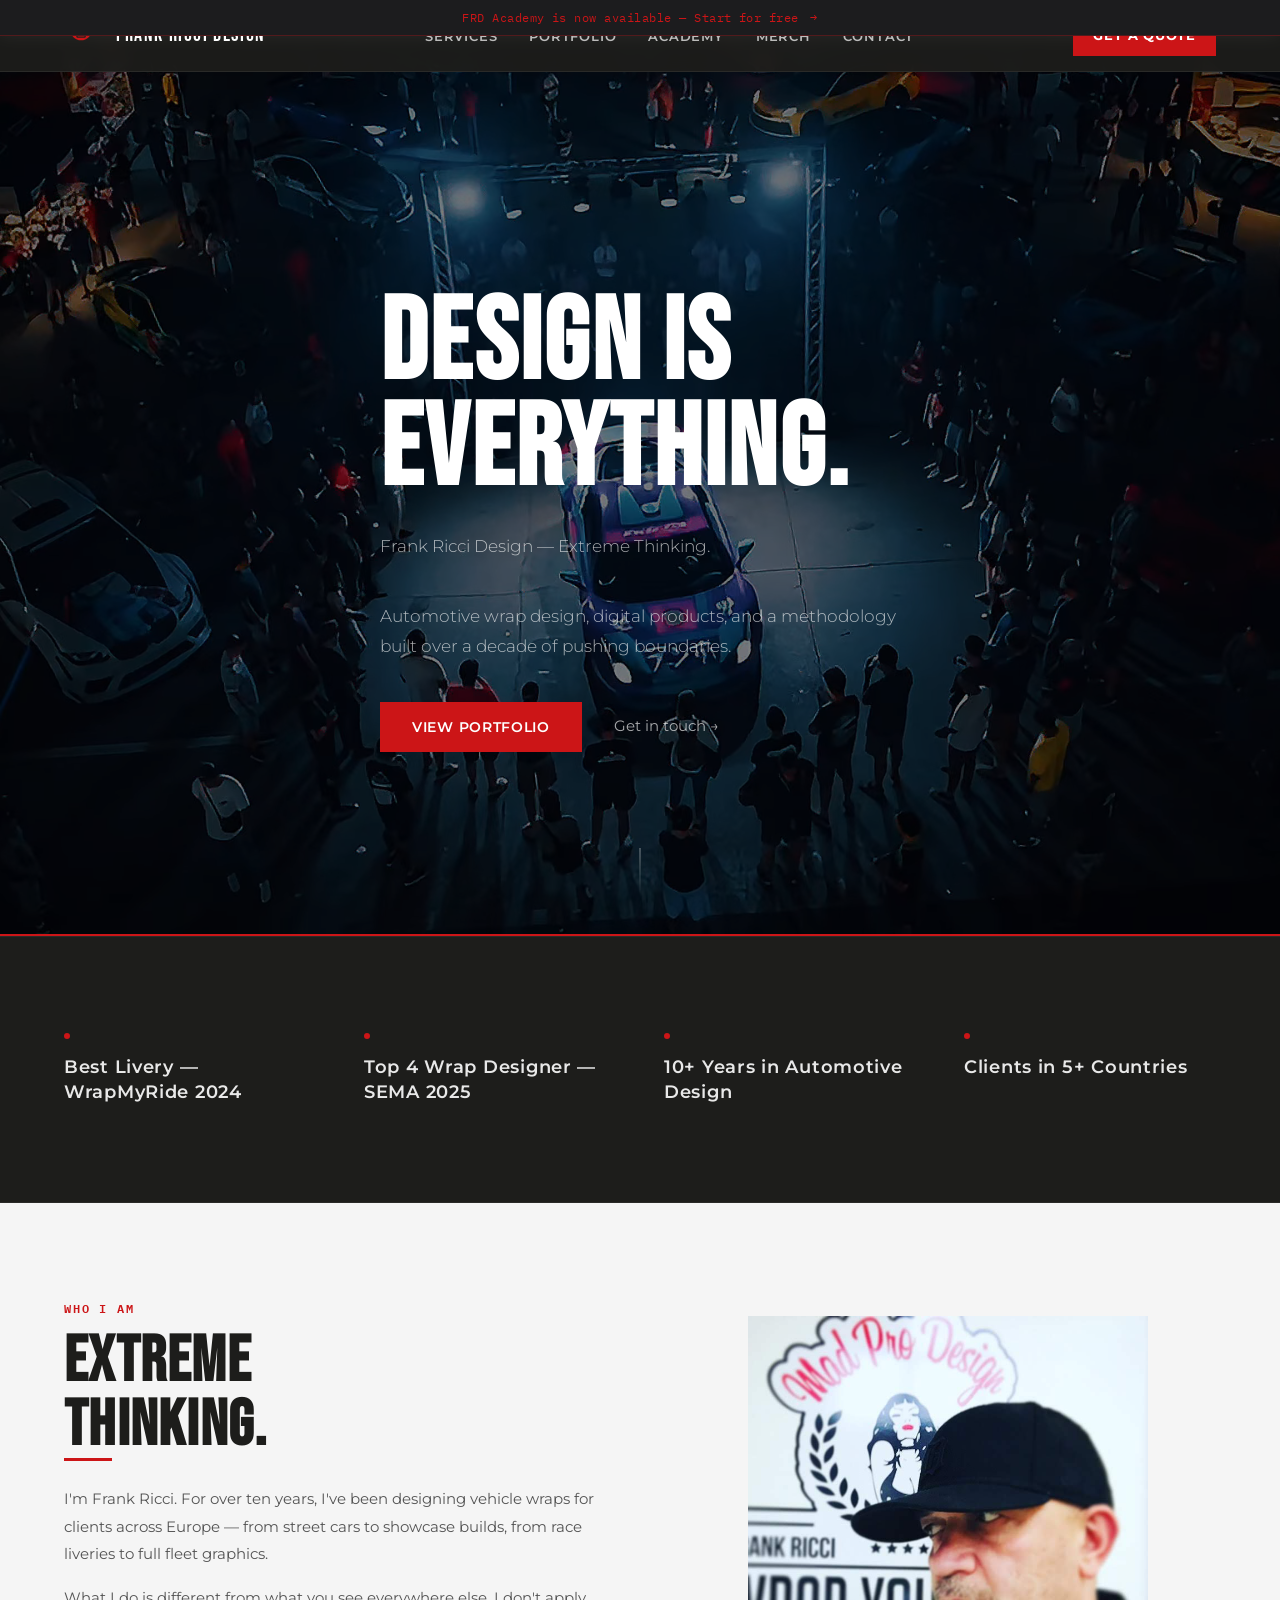
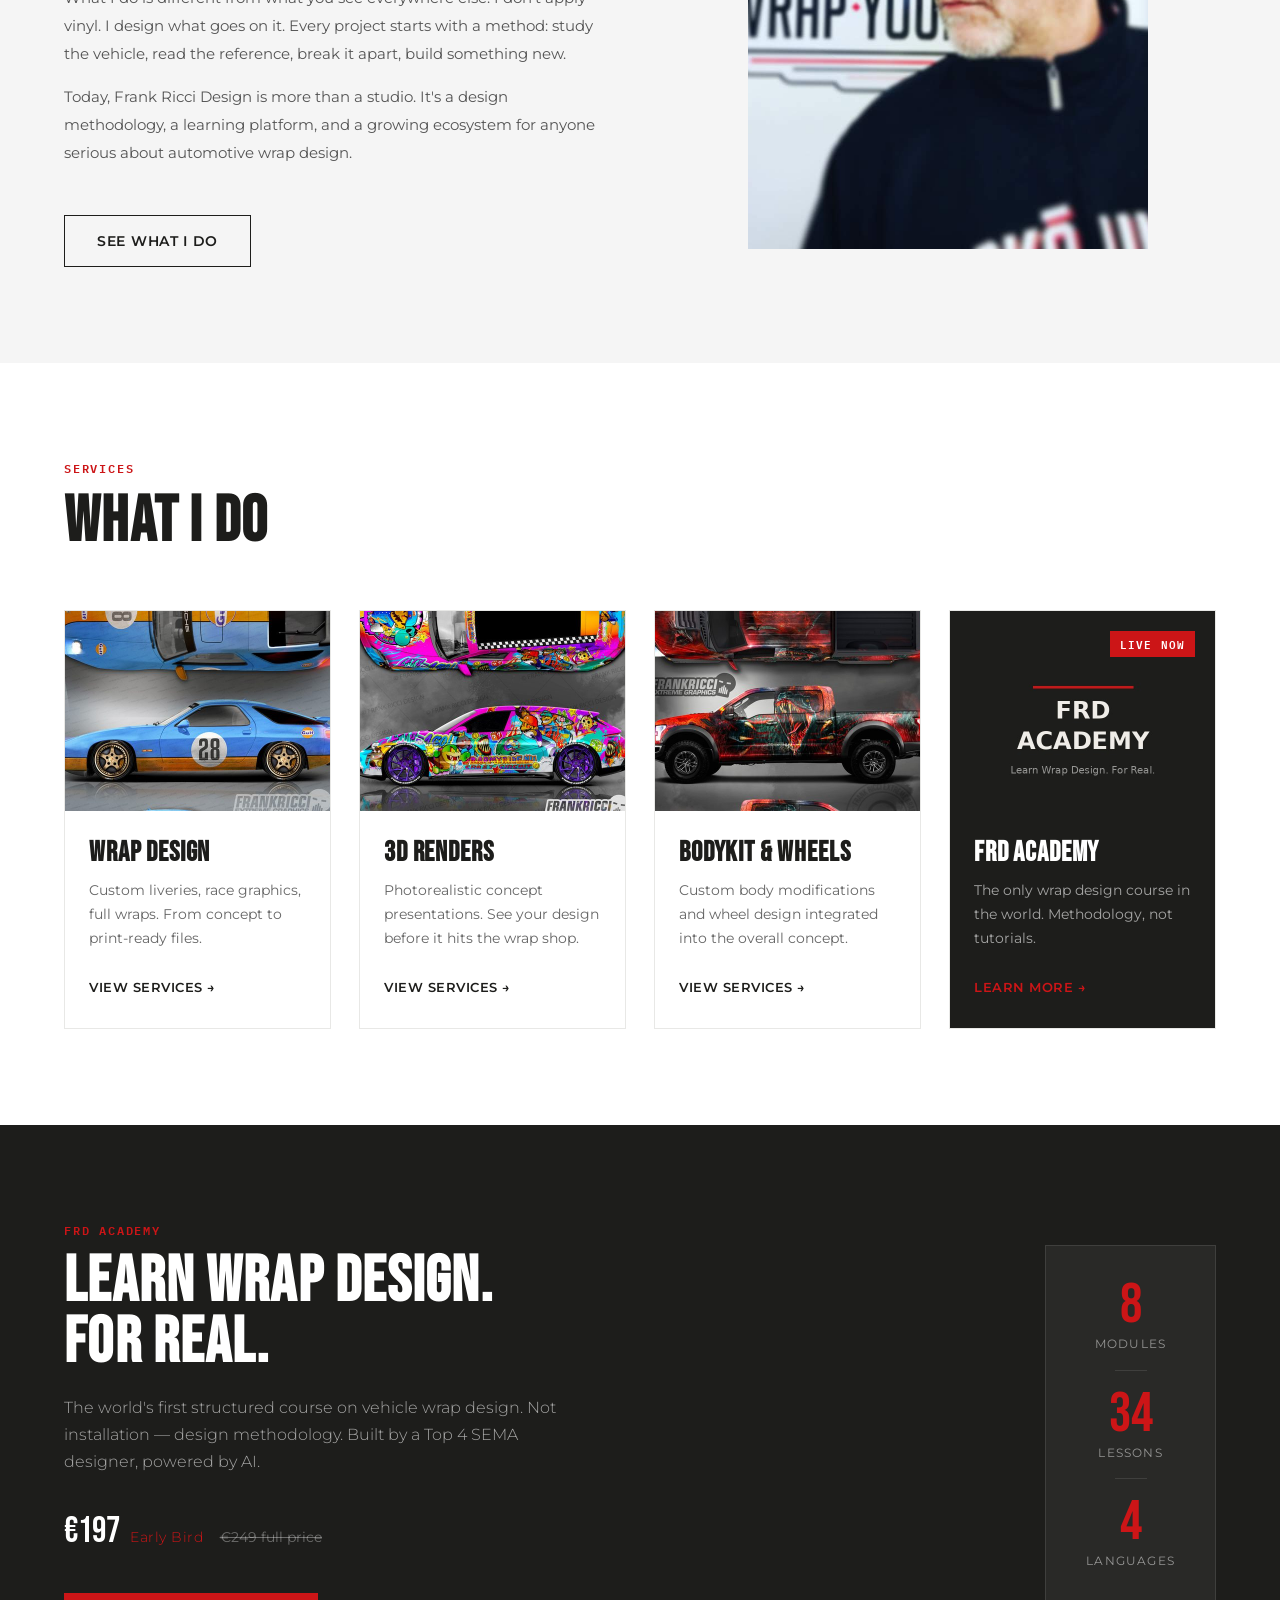
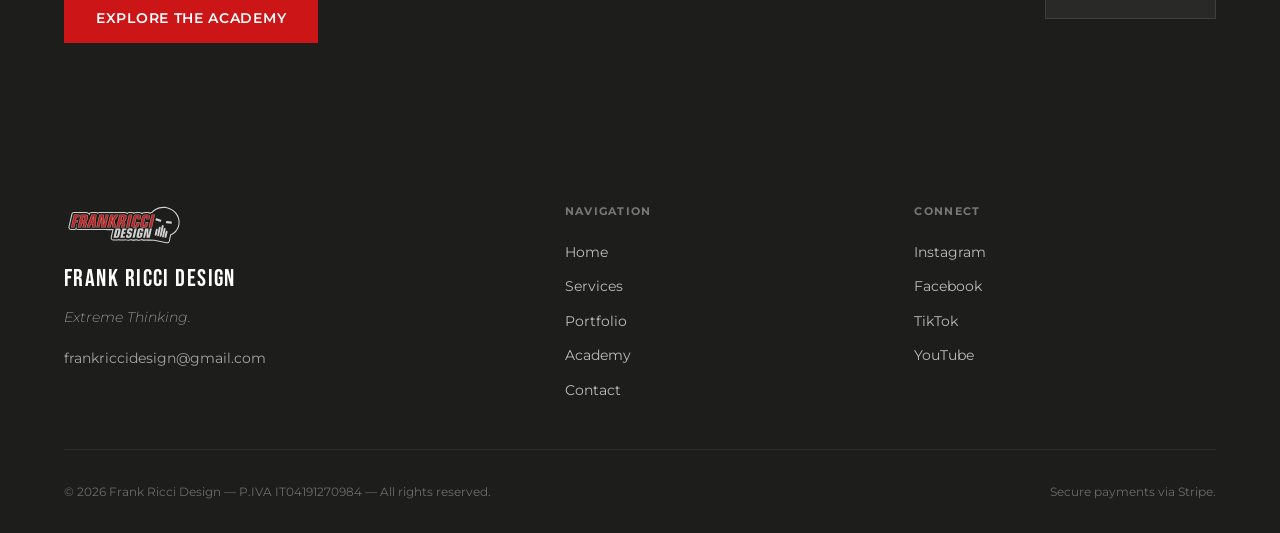
<file: index.html>
<!DOCTYPE html>
<html lang="en">
<head>
  <meta charset="UTF-8">
  <meta name="viewport" content="width=device-width, initial-scale=1.0">
  <title>Frank Ricci Design — Automotive Wrap Design Studio</title>
  <meta name="description" content="Professional vehicle wrap design, digital products, and the world's first wrap design course. Based in Italy, working across Europe.">
  <meta property="og:title" content="Frank Ricci Design — Automotive Wrap Design Studio">
  <meta property="og:description" content="Professional vehicle wrap design, digital products, and the world's first wrap design course. Based in Italy, working across Europe.">
  <meta property="og:type" content="website">
  <meta property="og:url" content="https://frankriccidesign.com">
  <meta property="og:locale" content="en_US">
  <meta property="og:image" content="https://frankriccidesign.com/assets/img/og-main.png">
  <meta property="og:image:width" content="1200">
  <meta property="og:image:height" content="630">
  <meta property="og:site_name" content="Frank Ricci Design">
  <meta name="twitter:card" content="summary_large_image">
  <meta name="twitter:title" content="Frank Ricci Design — Automotive Wrap Design Studio">
  <meta name="twitter:description" content="Professional vehicle wrap design, digital products, and the world's first wrap design course.">
  <meta name="twitter:image" content="https://frankriccidesign.com/assets/img/og-main.png">

  <link rel="icon" href="/assets/icons/frd_icon_skull_red.svg" type="image/svg+xml">
  <!-- Google Analytics 4 -->
  <script async src="https://www.googletagmanager.com/gtag/js?id=G-75PV2FYFJY"></script>
  <script>window.dataLayer=window.dataLayer||[];function gtag(){dataLayer.push(arguments);}gtag('js',new Date());gtag('config','G-75PV2FYFJY',{anonymize_ip:true});</script>

  <link rel="preconnect" href="https://fonts.googleapis.com">
  <link rel="preconnect" href="https://fonts.gstatic.com" crossorigin>
  <link href="https://fonts.googleapis.com/css2?family=Bebas+Neue&family=IBM+Plex+Mono:wght@400;600&family=Montserrat:ital,wght@0,300;0,400;0,600;0,700;1,300&display=swap" rel="stylesheet">

  <link rel="stylesheet" href="assets/css/global.css">

  <style>
    /* ===== HOME PAGE STYLES ===== */

    /* Announcement Bar */
    .announce-bar {
      background: #1c1c1e;
      padding: 8px 0;
      text-align: center;
      font-family: var(--font-mono);
      font-size: 12px;
      letter-spacing: 0.04em;
      border-bottom: 1px solid rgba(204, 20, 23, 0.3);
      position: relative;
      z-index: 1001;
      transition: transform 0.3s ease;
    }
    .announce-bar.hidden {
      transform: translateY(-100%);
    }
    .announce-bar__link {
      color: var(--red);
      text-decoration: none;
    }
    .announce-bar__link:hover {
      color: #ff3333;
    }
    .announce-bar__arrow {
      margin-left: 4px;
    }

    /* Hero */
    .hero {
      position: relative;
      height: 100vh;
      min-height: 600px;
      display: flex;
      align-items: center;
      background: url('assets/img/hero-bmw-m4.jpg') center/cover no-repeat #161616;
      overflow: hidden;
    }
    .hero__video {
      position: absolute;
      inset: 0;
      width: 100%;
      height: 100%;
      object-fit: cover;
      z-index: 0;
      opacity: 0;
      transition: opacity 0.8s ease;
    }
    .hero__video.loaded {
      opacity: 1;
    }
    .hero__bg {
      position: absolute;
      inset: 0;
      background: rgba(0, 0, 0, 0.5);
      mix-blend-mode: multiply;
      z-index: 1;
    }
    /* Diagonal red accent */
    .hero::after {
      content: '';
      position: absolute;
      bottom: -2px;
      left: 0;
      right: 0;
      height: 4px;
      background: var(--red);
      z-index: 3;
    }
    .hero__content {
      position: relative;
      z-index: 2;
      padding-top: var(--nav-h);
    }
    .hero__text {
      max-width: 680px;
    }
    .hero__headline {
      font-family: var(--font-display);
      font-size: clamp(64px, 9vw, 128px);
      line-height: 0.92;
      letter-spacing: 0.02em;
      color: var(--white);
      margin-bottom: 28px;
    }
    .hero__subtitle {
      font-size: 17px;
      font-weight: 300;
      color: rgba(255,255,255,0.65);
      line-height: 1.75;
      margin-bottom: 40px;
      max-width: 520px;
    }
    .hero__ctas {
      display: flex;
      align-items: center;
      gap: 32px;
      flex-wrap: wrap;
    }
    .hero__ctas .btn--text {
      color: rgba(255,255,255,0.65);
      border-color: transparent;
      font-size: 15px;
    }
    .hero__ctas .btn--text:hover {
      color: var(--white);
      border-color: rgba(255,255,255,0.4);
    }
    .hero__scroll-hint {
      position: absolute;
      bottom: 40px;
      left: 50%;
      transform: translateX(-50%);
      z-index: 2;
    }
    .hero__scroll-hint span {
      display: block;
      width: 1px;
      height: 48px;
      background: linear-gradient(to bottom, rgba(255,255,255,0.5), transparent);
      margin: 0 auto;
      animation: scrollPulse 2s ease-in-out infinite;
    }
    @keyframes scrollPulse {
      0%, 100% { opacity: 0.5; transform: scaleY(1); }
      50% { opacity: 1; transform: scaleY(1.2); }
    }

    /* Intro */
    .intro__inner {
      display: grid;
      grid-template-columns: 1fr 1fr;
      gap: 80px;
      align-items: center;
    }
    .intro__body {
      font-size: 15px;
      line-height: 1.85;
      color: #555;
      margin-bottom: 16px;
    }
    .intro__visual {
      display: flex;
      align-items: center;
      justify-content: center;
    }
    .intro__placeholder {
      width: 100%;
      aspect-ratio: 3/4;
      background: #e8e8e6;
      display: flex;
      flex-direction: column;
      align-items: center;
      justify-content: center;
      gap: 16px;
      text-align: center;
      color: #888;
      font-size: 13px;
      font-family: var(--font-mono);
    }

    /* Services preview */
    .services-preview__grid {
      display: grid;
      grid-template-columns: repeat(2, 1fr);
      gap: 28px;
    }

    /* Dark Neumorphic Card */
    .neu-card {
      background: #1c1c1e;
      border-radius: var(--radius);
      padding: 40px 32px;
      box-shadow: var(--neumorphism);
      transition: all 0.25s ease;
      border: none;
    }
    .neu-card:hover {
      box-shadow: var(--neumorphism-hover);
      transform: translateY(-2px);
    }
    .neu-card__icon {
      color: var(--red);
      margin-bottom: 20px;
    }
    .neu-card__title {
      font-family: var(--font-display);
      font-size: 28px;
      letter-spacing: 0.03em;
      margin-bottom: 12px;
      color: #ffffff;
    }
    .neu-card__body {
      font-size: 14px;
      line-height: 1.7;
      color: #aaaaaa;
      margin-bottom: 20px;
    }
    .neu-card__link {
      font-size: 13px;
      font-weight: 600;
      color: var(--red);
      letter-spacing: 0.04em;
      text-transform: uppercase;
    }
    .neu-card__link:hover {
      color: #ff3333;
    }

    /* Legacy service-card support */
    .service-card {
      padding: 40px 36px;
      background: var(--white);
      border: 1px solid #e8e8e6;
      border-radius: var(--radius);
      transition: border-color 0.2s, background 0.2s;
      position: relative;
    }
    .service-card:hover {
      border-color: var(--red);
    }
    .service-card--featured {
      background: var(--dark);
      color: var(--white);
    }
    .service-card--featured .service-card__body {
      color: rgba(255,255,255,0.6);
    }
    .service-card--featured .service-card__link {
      color: var(--red);
    }
    .service-card__tag {
      position: absolute;
      top: 20px;
      right: 20px;
    }
    .service-card__icon {
      margin-bottom: 24px;
    }
    .service-card__title {
      font-family: var(--font-display);
      font-size: 28px;
      letter-spacing: 0.03em;
      margin-bottom: 12px;
      line-height: 1;
    }
    .service-card--featured .service-card__title {
      color: var(--white);
    }
    .service-card__body {
      font-size: 14px;
      line-height: 1.7;
      color: #666;
      margin-bottom: 24px;
    }
    .service-card__link {
      font-size: 13px;
      font-weight: 600;
      color: var(--dark);
      letter-spacing: 0.04em;
      text-transform: uppercase;
      transition: color 0.2s;
    }
    .service-card__link:hover {
      color: var(--red);
    }

    /* Academy banner */
    .academy-banner {
      padding: 96px 0;
    }
    .academy-banner__inner {
      display: grid;
      grid-template-columns: 1fr auto;
      gap: 64px;
      align-items: center;
    }
    .academy-banner__title {
      font-family: var(--font-display);
      font-size: clamp(44px, 5vw, 72px);
      line-height: 0.95;
      letter-spacing: 0.02em;
      color: var(--white);
      margin-bottom: 20px;
    }
    .academy-banner__body {
      font-size: 16px;
      font-weight: 300;
      color: rgba(255,255,255,0.6);
      line-height: 1.7;
      margin-bottom: 28px;
      max-width: 520px;
    }
    .academy-banner__pricing {
      display: flex;
      align-items: baseline;
      gap: 16px;
      margin-bottom: 32px;
    }
    .academy-banner__price {
      font-family: var(--font-display);
      font-size: 36px;
      color: var(--white);
    }
    .academy-banner__price em {
      font-style: normal;
      font-family: var(--font-body);
      font-size: 14px;
      font-weight: 300;
      color: var(--red);
      letter-spacing: 0.04em;
      margin-left: 4px;
    }
    .academy-banner__price-full {
      font-size: 14px;
      color: rgba(255,255,255,0.35);
      text-decoration: line-through;
    }
    .academy-banner__badge-inner {
      display: flex;
      flex-direction: column;
      align-items: center;
      gap: 0;
      background: rgba(255,255,255,0.05);
      border: 1px solid rgba(255,255,255,0.1);
      border-radius: var(--radius);
      padding: 32px 40px;
    }
    .academy-banner__badge-num {
      font-family: var(--font-display);
      font-size: 56px;
      color: var(--red);
      line-height: 1;
    }
    .academy-banner__badge-label {
      font-size: 12px;
      letter-spacing: 0.1em;
      text-transform: uppercase;
      color: rgba(255,255,255,0.5);
      margin-bottom: 16px;
    }
    .academy-banner__badge-divider {
      width: 32px;
      height: 1px;
      background: rgba(255,255,255,0.1);
      margin-bottom: 16px;
    }

    /* Responsive */
    @media (max-width: 900px) {
      .intro__inner,
      .academy-banner__inner {
        grid-template-columns: 1fr;
      }
      .intro__visual { display: none; }
      .services-preview__grid {
        grid-template-columns: 1fr !important;
        gap: 20px;
      }
      .academy-banner__badge { display: none; }
    }

    @media (max-width: 600px) {
      .hero__headline {
        font-size: 48px;
      }
      .services-preview__grid {
        grid-template-columns: 1fr !important;
        gap: 16px;
      }
      .neu-card {
        padding: 28px 20px;
      }
      .neu-card__title {
        font-size: 22px;
      }
    }
  </style>

  <script type="application/ld+json">
  {
    "@context": "https://schema.org",
    "@type": "LocalBusiness",
    "name": "Frank Ricci Design",
    "url": "https://frankriccidesign.com",
    "description": "Professional automotive wrap design studio. Custom liveries, digital products, and the FRD Academy.",
    "email": "frankriccidesign@gmail.com",
    "address": { "@type": "PostalAddress", "addressCountry": "IT" },
    "areaServed": "Europe",
    "vatID": "IT04191270984",
    "priceRange": "€€"
  }
  </script>
</head>
<body>

  <!-- ANNOUNCEMENT BAR -->
  <div class="announce-bar" id="announceBar">
    <div class="container">
      <a href="https://academy.frankriccidesign.com" class="announce-bar__link">
        FRD Academy is now available — Start for free <span class="announce-bar__arrow">→</span>
      </a>
    </div>
  </div>

  <!-- NAV -->
  <nav class="nav" id="nav">
    <div class="nav__inner">
      <a href="/" class="nav__logo" aria-label="Frank Ricci Design Home">
        <div class="nav__logo-stamp">
          <img src="/assets/icons/frd_icon_skull_red.svg" alt="FRD" width="32" height="32">
        </div>
        <span class="nav__logo-text">FRANK RICCI DESIGN</span>
      </a>
      <ul class="nav__links" role="list">
        <li><a href="pages/services.html" class="nav__link">Services</a></li>
        <li><a href="pages/portfolio.html" class="nav__link">Portfolio</a></li>
        <li><a href="pages/academy.html" class="nav__link">Academy</a></li>
        <li><a href="pages/merch.html" class="nav__link">Merch</a></li>
        <li><a href="pages/contact.html" class="nav__link">Contact</a></li>
      </ul>
      <a href="pages/contact.html" class="nav__cta">Get a Quote</a>
      <button class="nav__hamburger" id="navToggle" aria-label="Menu" aria-expanded="false">
        <span></span><span></span><span></span>
      </button>
    </div>
  </nav>
  <div class="nav__mobile" id="navMobile">
    <a href="pages/services.html" class="nav__link">Services</a>
    <a href="pages/portfolio.html" class="nav__link">Portfolio</a>
    <a href="pages/academy.html" class="nav__link">Academy</a>
    <a href="pages/merch.html" class="nav__link">Merch</a>
    <a href="pages/contact.html" class="nav__link">Contact</a>
    <a href="pages/contact.html" class="btn btn--primary" style="align-self:flex-start;margin-top:8px">Get a Quote</a>
  </div>

  <!-- HERO -->
  <section class="hero">
    <video class="hero__video" autoplay muted loop playsinline>
      <source src="assets/video/frd-hero-bg.webm" type="video/webm">
      <source src="assets/video/frd-hero-bg.mp4" type="video/mp4">
    </video>
    <div class="hero__bg"></div>
    <div class="hero__content container">
      <div class="hero__text">
        <h1 class="hero__headline">Design Is<br>Everything.</h1>
        <p class="hero__subtitle">Frank Ricci Design — Extreme Thinking.</p>
        <p class="hero__subtitle">Automotive wrap design, digital products, and a methodology built over a decade of pushing boundaries.</p>
        <div class="hero__ctas">
          <a href="pages/portfolio.html" class="btn btn--primary">View Portfolio</a>
          <a href="pages/contact.html" class="btn--text">Get in touch →</a>
        </div>
      </div>
    </div>
    <div class="hero__scroll-hint" aria-hidden="true"><span></span></div>
  </section>

  <!-- CREDIBILITY STRIP -->
  <div class="cred-strip">
    <div class="cred-strip__inner">
      <div class="cred-strip__item">
        <div class="cred-strip__dot"></div>
        <span class="cred-strip__text">Best Livery — WrapMyRide 2024</span>
      </div>
      <div class="cred-strip__item">
        <div class="cred-strip__dot"></div>
        <span class="cred-strip__text">Top 4 Wrap Designer — SEMA 2025</span>
      </div>
      <div class="cred-strip__item">
        <div class="cred-strip__dot"></div>
        <span class="cred-strip__text">10+ Years in Automotive Design</span>
      </div>
      <div class="cred-strip__item">
        <div class="cred-strip__dot"></div>
        <span class="cred-strip__text">Clients in 5+ Countries</span>
      </div>
    </div>
  </div>

  <!-- INTRO -->
  <section class="section section--light intro" id="about">
    <div class="container intro__inner">
      <div class="intro__text">
        <div class="section__eyebrow">Who I Am</div>
        <h2 class="section__title">Extreme<br>Thinking.</h2>
        <div class="divider"></div>
        <p class="intro__body">I'm Frank Ricci. For over ten years, I've been designing vehicle wraps for clients across Europe — from street cars to showcase builds, from race liveries to full fleet graphics.</p>
        <p class="intro__body">What I do is different from what you see everywhere else. I don't apply vinyl. I design what goes on it. Every project starts with a method: study the vehicle, read the reference, break it apart, build something new.</p>
        <p class="intro__body">Today, Frank Ricci Design is more than a studio. It's a design methodology, a learning platform, and a growing ecosystem for anyone serious about automotive wrap design.</p>
        <a href="pages/services.html" class="btn btn--outline-dark" style="margin-top:32px">See What I Do</a>
      </div>
      <div class="intro__visual">
        <img src="assets/img/cris-portrait.jpg" alt="Frank Ricci — Automotive Wrap Designer" style="width:100%;max-width:400px;aspect-ratio:3/4;object-fit:cover" loading="lazy">
      </div>
    </div>
  </section>

  <!-- SERVICES PREVIEW -->
  <section class="section services-preview">
    <div class="container">
      <div class="section__header">
        <div class="section__eyebrow">Services</div>
        <h2 class="section__title">What I Do</h2>
      </div>
      <div class="services-preview__grid" style="grid-template-columns:repeat(4,1fr)">

        <article class="service-card" style="padding:0;overflow:hidden">
          <img src="assets/img/card-wrap-design.jpg" alt="Custom Wrap Design — Porsche 928 Gulf" style="width:100%;height:200px;object-fit:cover" loading="lazy">
          <div style="padding:28px 24px">
            <h3 class="service-card__title">Wrap Design</h3>
            <p class="service-card__body">Custom liveries, race graphics, full wraps. From concept to print-ready files.</p>
            <a href="pages/services.html#wrap-design" class="service-card__link">View services →</a>
          </div>
        </article>

        <article class="service-card" style="padding:0;overflow:hidden">
          <img src="assets/img/card-3d-renders.jpg" alt="3D Renders — Porsche Taycan TayKart" style="width:100%;height:200px;object-fit:cover" loading="lazy">
          <div style="padding:28px 24px">
            <h3 class="service-card__title">3D Renders</h3>
            <p class="service-card__body">Photorealistic concept presentations. See your design before it hits the wrap shop.</p>
            <a href="pages/services.html#wrap-design" class="service-card__link">View services →</a>
          </div>
        </article>

        <article class="service-card" style="padding:0;overflow:hidden">
          <img src="assets/img/card-bodykit-wheels.jpg" alt="Bodykit & Wheels — Ford F150 Raptor" style="width:100%;height:200px;object-fit:cover" loading="lazy">
          <div style="padding:28px 24px">
            <h3 class="service-card__title">Bodykit &amp; Wheels</h3>
            <p class="service-card__body">Custom body modifications and wheel design integrated into the overall concept.</p>
            <a href="pages/services.html#wrap-design" class="service-card__link">View services →</a>
          </div>
        </article>

        <article class="service-card service-card--featured" style="padding:0;overflow:hidden">
          <img src="assets/img/card-academy.jpg" alt="FRD Academy — Learn Wrap Design" style="width:100%;height:200px;object-fit:cover" loading="lazy">
          <div style="padding:28px 24px">
            <span class="service-card__tag tag tag--red">Live Now</span>
            <h3 class="service-card__title">FRD Academy</h3>
            <p class="service-card__body">The only wrap design course in the world. Methodology, not tutorials.</p>
            <a href="pages/academy.html" class="service-card__link">Learn more →</a>
          </div>
        </article>

      </div>
    </div>
  </section>

  <!-- ACADEMY BANNER -->
  <section class="academy-banner section--dark">
    <div class="container academy-banner__inner">
      <div class="academy-banner__text">
        <div class="section__eyebrow" style="color:var(--red)">FRD Academy</div>
        <h2 class="academy-banner__title">Learn Wrap Design.<br>For Real.</h2>
        <p class="academy-banner__body">The world's first structured course on vehicle wrap design. Not installation — design methodology. Built by a Top 4 SEMA designer, powered by AI.</p>
        <div class="academy-banner__pricing">
          <span class="academy-banner__price">€197 <em>Early Bird</em></span>
          <span class="academy-banner__price-full">€249 full price</span>
        </div>
        <a href="pages/academy.html" class="btn btn--primary">Explore the Academy</a>
      </div>
      <div class="academy-banner__badge">
        <div class="academy-banner__badge-inner">
          <div class="academy-banner__badge-num">8</div>
          <div class="academy-banner__badge-label">Modules</div>
          <div class="academy-banner__badge-divider"></div>
          <div class="academy-banner__badge-num">34</div>
          <div class="academy-banner__badge-label">Lessons</div>
          <div class="academy-banner__badge-divider"></div>
          <div class="academy-banner__badge-num">4</div>
          <div class="academy-banner__badge-label">Languages</div>
        </div>
      </div>
    </div>
  </section>

  <!-- FOOTER -->
  <footer class="footer">
    <div class="container">
      <div class="footer__grid">
        <div>
          <img src="assets/icons/frd_logo_sticker_legacy.svg" alt="Frank Ricci Design" class="footer__logo-legacy" style="width:120px;opacity:0.8;margin-bottom:12px">
          <div class="footer__brand-name">Frank Ricci Design</div>
          <div class="footer__brand-payoff">Extreme Thinking.</div>
          <a href="mailto:frankriccidesign@gmail.com" style="color:rgba(255,255,255,0.6);font-size:14px">frankriccidesign@gmail.com</a>
        </div>
        <div>
          <div class="footer__col-title">Navigation</div>
          <nav class="footer__nav">
            <a href="/">Home</a>
            <a href="pages/services.html">Services</a>
            <a href="pages/portfolio.html">Portfolio</a>
            <a href="pages/academy.html">Academy</a>
            <a href="pages/contact.html">Contact</a>
          </nav>
        </div>
        <div>
          <div class="footer__col-title">Connect</div>
          <div class="footer__connect">
            <a href="https://www.instagram.com/frankriccidesign" target="_blank" rel="noopener">Instagram</a>
            <a href="#" target="_blank" rel="noopener">Facebook</a>
            <a href="#" target="_blank" rel="noopener">TikTok</a>
            <a href="#" target="_blank" rel="noopener">YouTube</a>
          </div>
        </div>
      </div>
      <div class="footer__bottom">
        <span>© 2026 Frank Ricci Design — P.IVA IT04191270984 — All rights reserved.</span>
        <span>Secure payments via Stripe.</span>
      </div>
    </div>
  </footer>

  <script src="assets/js/main.js"></script>

  <script>
    // Hero video fade-in
    const heroVideo = document.querySelector('.hero__video');
    if (heroVideo) {
      heroVideo.addEventListener('canplaythrough', () => heroVideo.classList.add('loaded'));
    }

    // Announcement bar hide/show on scroll
    let lastScrollY = 0;
    const announceBar = document.getElementById('announceBar');
    if (announceBar) {
      window.addEventListener('scroll', () => {
        if (window.scrollY > lastScrollY && window.scrollY > 60) {
          announceBar.classList.add('hidden');
        } else {
          announceBar.classList.remove('hidden');
        }
        lastScrollY = window.scrollY;
      });
    }
  </script>
</body>
</html>
</file>
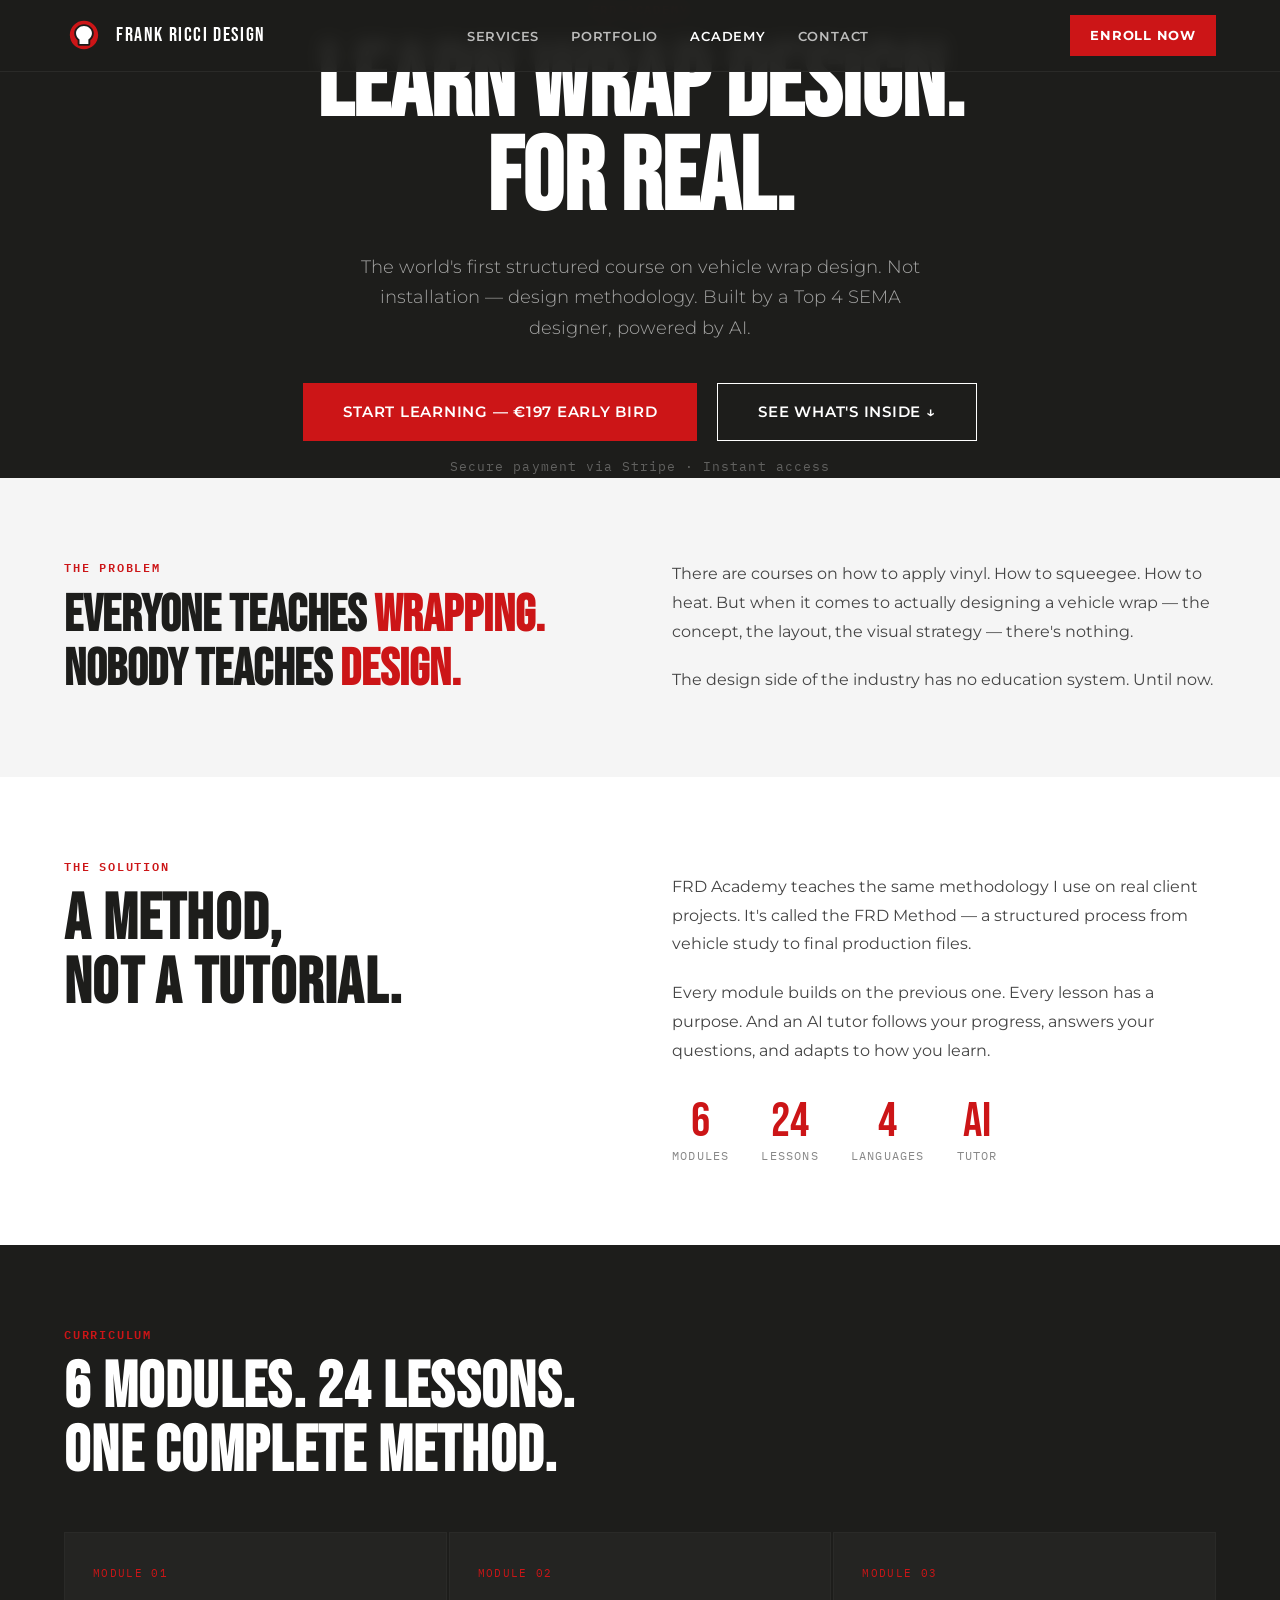
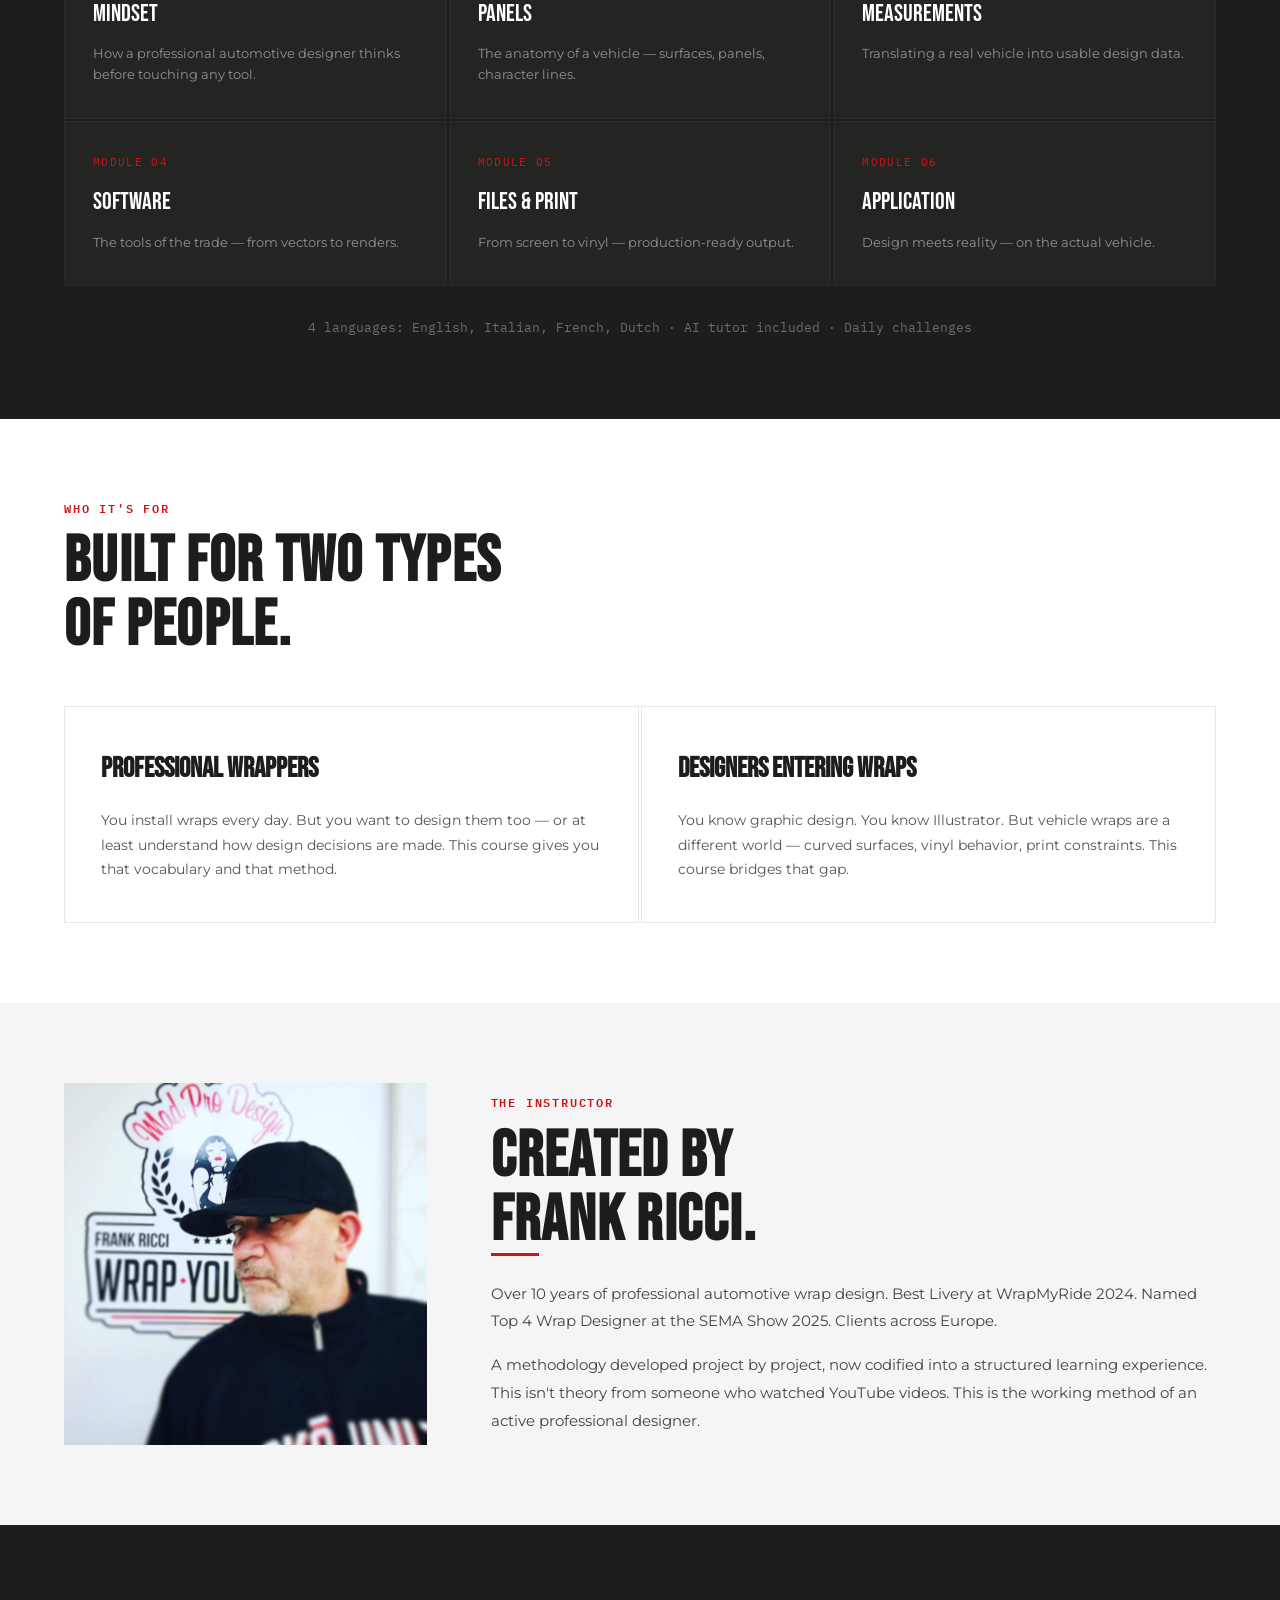
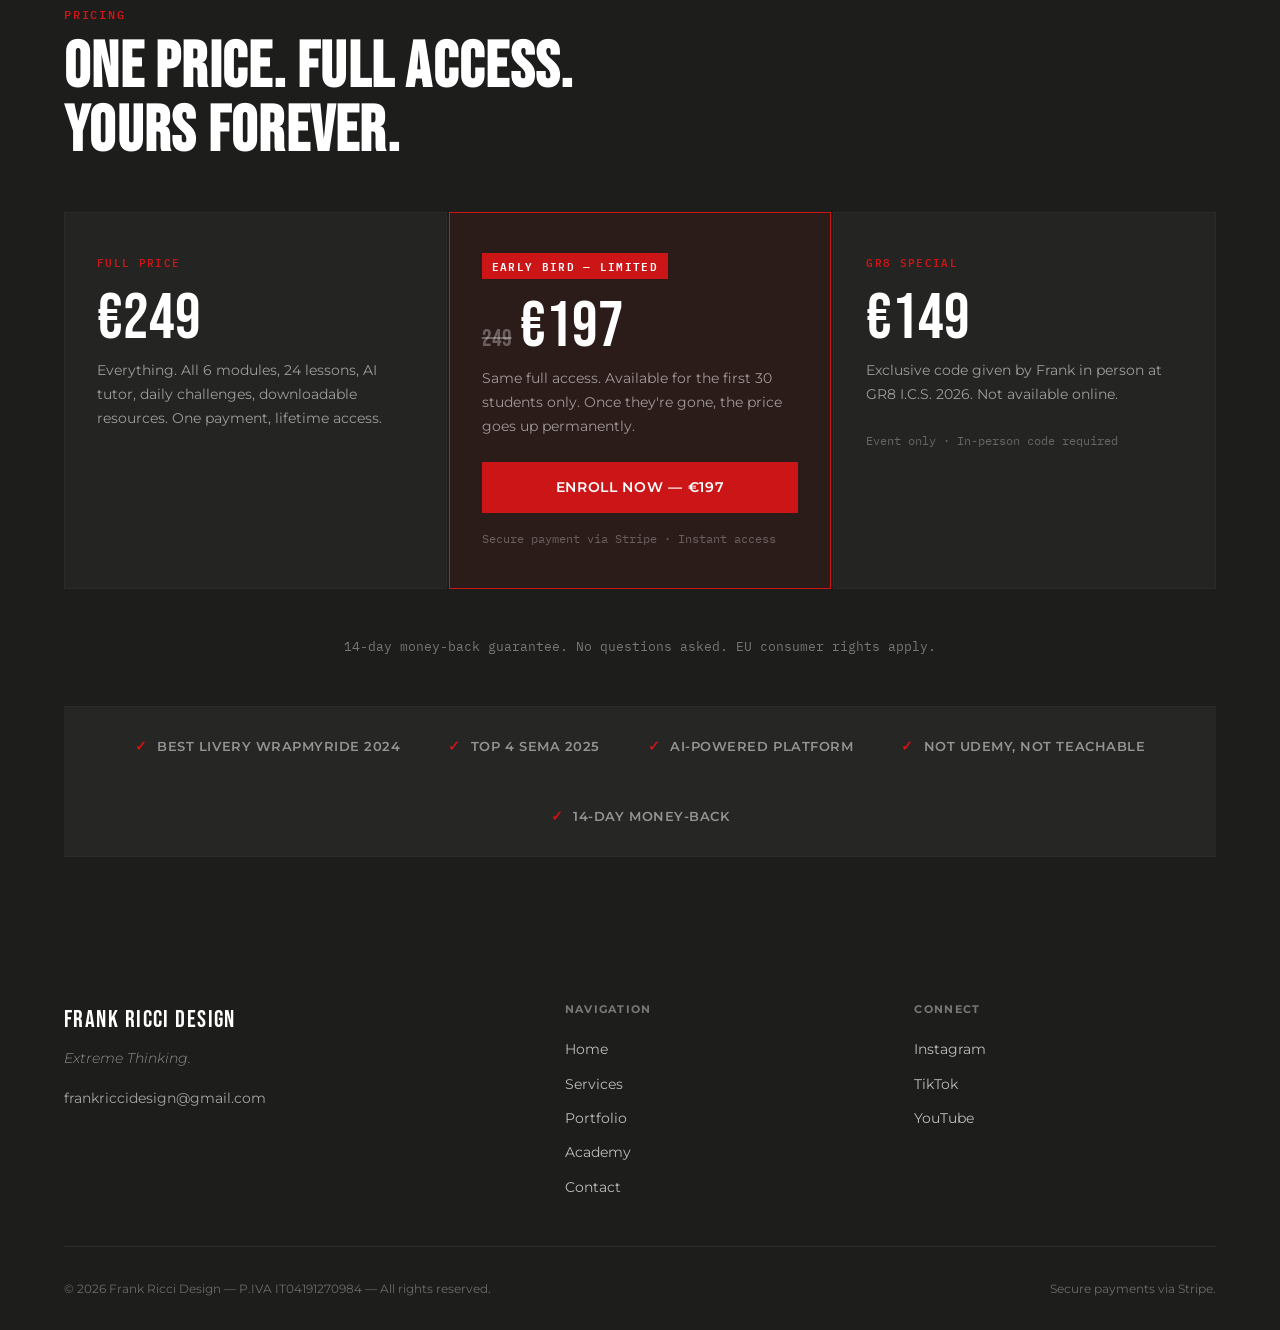
<file: pages/academy.html>
<!DOCTYPE html>
<html lang="en">
<head>
  <meta charset="UTF-8">
  <meta name="viewport" content="width=device-width, initial-scale=1.0">
  <title>FRD Academy — Learn Wrap Design</title>
  <meta name="description" content="The world's first structured course on vehicle wrap design. 6 modules, 24 lessons, AI-powered learning. From €197.">
  <meta property="og:title" content="FRD Academy — Learn Wrap Design">
  <meta property="og:url" content="https://frankriccidesign.com/academy">
  <link rel="icon" href="/favicon.svg" type="image/svg+xml">
  <link rel="preconnect" href="https://fonts.googleapis.com">
  <link rel="preconnect" href="https://fonts.gstatic.com" crossorigin>
  <link href="https://fonts.googleapis.com/css2?family=Bebas+Neue&family=IBM+Plex+Mono:wght@400;600&family=Montserrat:ital,wght@0,300;0,400;0,600;0,700;1,300&display=swap" rel="stylesheet">
  <link rel="stylesheet" href="../assets/css/global.css">
  <style>
    .academy-hero { padding:calc(var(--nav-h)+96px) 0 80px; background:var(--dark); text-align:center; }
    .academy-hero__title { font-family:var(--font-display); font-size:clamp(56px,8vw,112px); line-height:.92; color:var(--white); margin-bottom:24px; }
    .academy-hero__sub { font-size:18px; font-weight:300; color:rgba(255,255,255,.6); max-width:580px; margin:0 auto 40px; line-height:1.7; }
    .academy-hero__ctas { display:flex; gap:20px; justify-content:center; flex-wrap:wrap; }
    .academy-hero__scroll { font-size:13px; color:rgba(255,255,255,.3); font-family:var(--font-mono); letter-spacing:.08em; margin-top:16px; }

    .problem-section { padding:80px 0; background:var(--light); }
    .problem-inner { display:grid; grid-template-columns:1fr 1fr; gap:64px; align-items:center; }
    .problem-quote { font-family:var(--font-display); font-size:clamp(32px,4vw,56px); line-height:1.05; color:var(--dark); }
    .problem-quote span { color:var(--red); }

    .solution-section { padding:80px 0; }
    .solution-inner { display:grid; grid-template-columns:1fr 1fr; gap:64px; }

    .modules-section { padding:80px 0; background:var(--dark); }
    .modules-grid { display:grid; grid-template-columns:repeat(3,1fr); gap:2px; margin-top:48px; }
    .module-item { background:rgba(255,255,255,.03); border:1px solid var(--border); padding:32px 28px; }
    .module-item__num { font-family:var(--font-mono); font-size:11px; color:var(--red); letter-spacing:.12em; text-transform:uppercase; margin-bottom:12px; }
    .module-item__title { font-family:var(--font-display); font-size:24px; color:var(--white); margin-bottom:10px; }
    .module-item__body { font-size:13px; color:rgba(255,255,255,.5); line-height:1.65; }
    .modules-footnote { text-align:center; margin-top:32px; font-size:13px; color:rgba(255,255,255,.35); font-family:var(--font-mono); }

    .for-who-section { padding:80px 0; }
    .for-who__grid { display:grid; grid-template-columns:1fr 1fr; gap:2px; margin-top:48px; }
    .for-who__card { padding:40px 36px; border:1px solid #e8e8e6; }
    .for-who__card-title { font-family:var(--font-display); font-size:28px; margin-bottom:16px; }
    .for-who__card-body { font-size:14px; line-height:1.75; color:#555; }

    .about-creator { padding:80px 0; background:var(--light); }
    .about-creator__inner { display:grid; grid-template-columns:1fr 2fr; gap:64px; align-items:center; }
    .about-creator__photo { aspect-ratio:1; background:#e0e0de; display:flex; align-items:center; justify-content:center; }

    .pricing-section { padding:80px 0; background:var(--dark); }
    .pricing-cards { display:grid; grid-template-columns:repeat(3,1fr); gap:2px; margin-top:48px; }
    .pricing-card { padding:40px 32px; border:1px solid var(--border); background:rgba(255,255,255,.03); }
    .pricing-card--featured { border-color:var(--red); background:rgba(204,21,23,.08); }
    .pricing-card__tag { font-family:var(--font-mono); font-size:11px; font-weight:600; letter-spacing:.12em; text-transform:uppercase; color:var(--red); margin-bottom:16px; display:block; }
    .pricing-card--featured .pricing-card__tag { color:var(--white); background:var(--red); display:inline-block; padding:4px 10px; margin-bottom:16px; }
    .pricing-card__price { font-family:var(--font-display); font-size:64px; color:var(--white); line-height:1; margin-bottom:8px; }
    .pricing-card__strikethrough { text-decoration:line-through; color:rgba(255,255,255,.3); font-size:24px; font-family:var(--font-display); display:inline-block; margin-right:8px; }
    .pricing-card__body { font-size:14px; line-height:1.7; color:rgba(255,255,255,.55); margin-bottom:24px; }
    .pricing-card__note { font-size:12px; color:rgba(255,255,255,.3); font-family:var(--font-mono); }

    .pricing-cta-block { text-align:center; margin-top:48px; }
    .money-back { font-size:13px; color:rgba(255,255,255,.4); margin-top:16px; font-family:var(--font-mono); }

    .trust-strip { background:rgba(255,255,255,.04); border-top:1px solid var(--border); border-bottom:1px solid var(--border); padding:28px 0; margin-top:48px; }
    .trust-items { display:flex; align-items:center; justify-content:center; gap:48px; flex-wrap:wrap; }
    .trust-item { display:flex; align-items:center; gap:10px; font-size:13px; font-weight:600; letter-spacing:.04em; text-transform:uppercase; color:rgba(255,255,255,.5); }
    .trust-item::before { content:'✓'; color:var(--red); font-size:14px; }

    @media (max-width:900px) {
      .problem-inner,.solution-inner,.about-creator__inner { grid-template-columns:1fr; gap:32px; }
      .modules-grid { grid-template-columns:1fr 1fr; }
      .for-who__grid,.pricing-cards { grid-template-columns:1fr; }
    }
    @media (max-width:600px) {
      .modules-grid { grid-template-columns:1fr; }
      .trust-items { gap:24px; justify-content:flex-start; padding:0 24px; }
    }
  </style>
</head>
<body>

  <nav class="nav" id="nav">
    <div class="nav__inner">
      <a href="../index.html" class="nav__logo">
        <div class="nav__logo-stamp">
          <svg viewBox="0 0 1700.79 1700.79" xmlns="http://www.w3.org/2000/svg">
            <style>.ns2{fill:#cc1517}</style>
            <path class="ns2" d="M850.38,248.16c-332.59,0-602.2,269.64-602.2,602.23s269.6,602.23,602.2,602.23,602.22-269.64,602.22-602.23S1182.96,248.16,850.38,248.16ZM1116.51,1082.59l-.04,147.27c0,44.15-35.8,79.92-79.98,79.92h-377.07c-44.14,0-79.94-35.77-79.94-79.94v-151.07c-93.17-73.72-147.6-182.04-147.6-297.56,0-215.17,187.73-390.22,418.52-390.22s418.4,175.05,418.4,390.22c0,117.9-56.12,227.6-152.29,301.38Z"/>
            <path fill="#fff" d="M850.41,470.92c-187,0-338.53,138.93-338.53,310.29,0,106.46,58.49,200.38,147.54,256.26v192.36h377.07v-189.37c91.79-55.52,152.37-150.9,152.37-259.25,0-171.36-151.53-310.29-338.46-310.29Z"/>
          </svg>
        </div>
        <span class="nav__logo-text">FRANK RICCI DESIGN</span>
      </a>
      <ul class="nav__links">
        <li><a href="services.html" class="nav__link">Services</a></li>
        <li><a href="portfolio.html" class="nav__link">Portfolio</a></li>
        <li><a href="academy.html" class="nav__link active">Academy</a></li>
        <li><a href="contact.html" class="nav__link">Contact</a></li>
      </ul>
      <a href="academy.html#pricing" class="nav__cta">Enroll Now</a>
      <button class="nav__hamburger" id="navToggle" aria-label="Menu" aria-expanded="false"><span></span><span></span><span></span></button>
    </div>
  </nav>
  <div class="nav__mobile" id="navMobile">
    <a href="services.html" class="nav__link">Services</a>
    <a href="portfolio.html" class="nav__link">Portfolio</a>
    <a href="academy.html" class="nav__link">Academy</a>
    <a href="contact.html" class="nav__link">Contact</a>
    <a href="#pricing" class="btn btn--primary" style="align-self:flex-start;margin-top:8px">Enroll — €197</a>
  </div>

  <!-- HERO -->
  <section class="academy-hero">
    <div class="container">
      <div class="section__eyebrow" style="color:var(--red);margin-bottom:20px">FRD Academy</div>
      <h1 class="academy-hero__title">Learn Wrap Design.<br>For Real.</h1>
      <p class="academy-hero__sub">The world's first structured course on vehicle wrap design. Not installation — design methodology. Built by a Top 4 SEMA designer, powered by AI.</p>
      <div class="academy-hero__ctas">
        <a href="#pricing" class="btn btn--primary" style="font-size:15px;padding:16px 40px">Start Learning — €197 Early Bird</a>
        <a href="#curriculum" class="btn btn--outline" style="font-size:15px;padding:16px 40px">See What's Inside ↓</a>
      </div>
      <div class="academy-hero__scroll">Secure payment via Stripe · Instant access</div>
    </div>
  </section>

  <!-- THE PROBLEM -->
  <section class="problem-section">
    <div class="container">
      <div class="problem-inner">
        <div>
          <div class="section__eyebrow">The Problem</div>
          <h2 class="problem-quote">Everyone Teaches <span>Wrapping.</span><br>Nobody Teaches <span>Design.</span></h2>
        </div>
        <div>
          <p style="font-size:16px;line-height:1.8;color:#444;margin-bottom:20px">There are courses on how to apply vinyl. How to squeegee. How to heat. But when it comes to actually designing a vehicle wrap — the concept, the layout, the visual strategy — there's nothing.</p>
          <p style="font-size:16px;line-height:1.8;color:#444">The design side of the industry has no education system. Until now.</p>
        </div>
      </div>
    </div>
  </section>

  <!-- THE SOLUTION -->
  <section class="solution-section section">
    <div class="container">
      <div class="solution-inner">
        <div>
          <div class="section__eyebrow">The Solution</div>
          <h2 class="section__title">A Method,<br>Not a Tutorial.</h2>
        </div>
        <div style="padding-top:16px">
          <p style="font-size:16px;line-height:1.8;color:#444;margin-bottom:20px">FRD Academy teaches the same methodology I use on real client projects. It's called the FRD Method — a structured process from vehicle study to final production files.</p>
          <p style="font-size:16px;line-height:1.8;color:#444;margin-bottom:20px">Every module builds on the previous one. Every lesson has a purpose. And an AI tutor follows your progress, answers your questions, and adapts to how you learn.</p>
          <div style="display:flex;gap:32px;margin-top:32px;flex-wrap:wrap">
            <div style="text-align:center">
              <div style="font-family:var(--font-display);font-size:48px;color:var(--red);line-height:1">6</div>
              <div style="font-size:12px;letter-spacing:.1em;text-transform:uppercase;color:var(--gray);font-family:var(--font-mono)">Modules</div>
            </div>
            <div style="text-align:center">
              <div style="font-family:var(--font-display);font-size:48px;color:var(--red);line-height:1">24</div>
              <div style="font-size:12px;letter-spacing:.1em;text-transform:uppercase;color:var(--gray);font-family:var(--font-mono)">Lessons</div>
            </div>
            <div style="text-align:center">
              <div style="font-family:var(--font-display);font-size:48px;color:var(--red);line-height:1">4</div>
              <div style="font-size:12px;letter-spacing:.1em;text-transform:uppercase;color:var(--gray);font-family:var(--font-mono)">Languages</div>
            </div>
            <div style="text-align:center">
              <div style="font-family:var(--font-display);font-size:48px;color:var(--red);line-height:1">AI</div>
              <div style="font-size:12px;letter-spacing:.1em;text-transform:uppercase;color:var(--gray);font-family:var(--font-mono)">Tutor</div>
            </div>
          </div>
        </div>
      </div>
    </div>
  </section>

  <!-- CURRICULUM -->
  <section class="modules-section" id="curriculum">
    <div class="container">
      <div class="section__eyebrow" style="color:var(--red)">Curriculum</div>
      <h2 class="section__title" style="color:var(--white)">6 Modules. 24 Lessons.<br>One Complete Method.</h2>
      <div class="modules-grid">
        <div class="module-item">
          <div class="module-item__num">Module 01</div>
          <div class="module-item__title">Mindset</div>
          <p class="module-item__body">How a professional automotive designer thinks before touching any tool.</p>
        </div>
        <div class="module-item">
          <div class="module-item__num">Module 02</div>
          <div class="module-item__title">Panels</div>
          <p class="module-item__body">The anatomy of a vehicle — surfaces, panels, character lines.</p>
        </div>
        <div class="module-item">
          <div class="module-item__num">Module 03</div>
          <div class="module-item__title">Measurements</div>
          <p class="module-item__body">Translating a real vehicle into usable design data.</p>
        </div>
        <div class="module-item">
          <div class="module-item__num">Module 04</div>
          <div class="module-item__title">Software</div>
          <p class="module-item__body">The tools of the trade — from vectors to renders.</p>
        </div>
        <div class="module-item">
          <div class="module-item__num">Module 05</div>
          <div class="module-item__title">Files & Print</div>
          <p class="module-item__body">From screen to vinyl — production-ready output.</p>
        </div>
        <div class="module-item">
          <div class="module-item__num">Module 06</div>
          <div class="module-item__title">Application</div>
          <p class="module-item__body">Design meets reality — on the actual vehicle.</p>
        </div>
      </div>
      <p class="modules-footnote">4 languages: English, Italian, French, Dutch · AI tutor included · Daily challenges</p>
    </div>
  </section>

  <!-- FOR WHO -->
  <section class="for-who-section section">
    <div class="container">
      <div class="section__eyebrow">Who It's For</div>
      <h2 class="section__title">Built For Two Types<br>of People.</h2>
      <div class="for-who__grid">
        <div class="for-who__card">
          <h3 class="for-who__card-title">Professional Wrappers</h3>
          <p class="for-who__card-body">You install wraps every day. But you want to design them too — or at least understand how design decisions are made. This course gives you that vocabulary and that method.</p>
        </div>
        <div class="for-who__card">
          <h3 class="for-who__card-title">Designers Entering Wraps</h3>
          <p class="for-who__card-body">You know graphic design. You know Illustrator. But vehicle wraps are a different world — curved surfaces, vinyl behavior, print constraints. This course bridges that gap.</p>
        </div>
      </div>
    </div>
  </section>

  <!-- ABOUT CREATOR -->
  <section class="about-creator">
    <div class="container">
      <div class="about-creator__inner">
        <div class="about-creator__photo" style="overflow:hidden">
          <img src="../assets/img/cris-portrait.jpg" alt="Frank Ricci — Automotive Wrap Designer" style="width:100%;height:100%;object-fit:cover" loading="lazy">
        </div>
        <div>
          <div class="section__eyebrow">The Instructor</div>
          <h2 class="section__title">Created by<br>Frank Ricci.</h2>
          <div class="divider"></div>
          <p style="font-size:15px;line-height:1.85;color:#444;margin-bottom:16px">Over 10 years of professional automotive wrap design. Best Livery at WrapMyRide 2024. Named Top 4 Wrap Designer at the SEMA Show 2025. Clients across Europe.</p>
          <p style="font-size:15px;line-height:1.85;color:#444">A methodology developed project by project, now codified into a structured learning experience. This isn't theory from someone who watched YouTube videos. This is the working method of an active professional designer.</p>
        </div>
      </div>
    </div>
  </section>

  <!-- PRICING -->
  <section class="pricing-section" id="pricing">
    <div class="container">
      <div class="section__eyebrow" style="color:var(--red)">Pricing</div>
      <h2 class="section__title" style="color:var(--white)">One Price. Full Access.<br>Yours Forever.</h2>
      <div class="pricing-cards">
        <div class="pricing-card">
          <span class="pricing-card__tag">Full Price</span>
          <div class="pricing-card__price">€249</div>
          <p class="pricing-card__body">Everything. All 6 modules, 24 lessons, AI tutor, daily challenges, downloadable resources. One payment, lifetime access.</p>
        </div>
        <div class="pricing-card pricing-card--featured">
          <span class="pricing-card__tag">Early Bird — Limited</span>
          <div class="pricing-card__price"><span class="pricing-card__strikethrough">249</span>€197</div>
          <p class="pricing-card__body">Same full access. Available for the first 30 students only. Once they're gone, the price goes up permanently.</p>
          <a href="https://academy.frankriccidesign.com" class="btn btn--primary" style="width:100%;justify-content:center;margin-bottom:16px">Enroll Now — €197</a>
          <div class="pricing-card__note">Secure payment via Stripe · Instant access</div>
        </div>
        <div class="pricing-card">
          <span class="pricing-card__tag">GR8 Special</span>
          <div class="pricing-card__price">€149</div>
          <p class="pricing-card__body">Exclusive code given by Frank in person at GR8 I.C.S. 2026. Not available online.</p>
          <div class="pricing-card__note" style="margin-top:8px">Event only · In-person code required</div>
        </div>
      </div>
      <div class="pricing-cta-block">
        <p class="money-back">14-day money-back guarantee. No questions asked. EU consumer rights apply.</p>
      </div>
      <div class="trust-strip">
        <div class="trust-items">
          <div class="trust-item">Best Livery WrapMyRide 2024</div>
          <div class="trust-item">Top 4 SEMA 2025</div>
          <div class="trust-item">AI-powered platform</div>
          <div class="trust-item">Not Udemy, not Teachable</div>
          <div class="trust-item">14-day money-back</div>
        </div>
      </div>
    </div>
  </section>

  <!-- FOOTER -->
  <footer class="footer">
    <div class="container">
      <div class="footer__grid">
        <div>
          <div class="footer__brand-name">Frank Ricci Design</div>
          <div class="footer__brand-payoff">Extreme Thinking.</div>
          <a href="mailto:frankriccidesign@gmail.com" style="color:rgba(255,255,255,0.6);font-size:14px">frankriccidesign@gmail.com</a>
        </div>
        <div>
          <div class="footer__col-title">Navigation</div>
          <nav class="footer__nav">
            <a href="../index.html">Home</a>
            <a href="services.html">Services</a>
            <a href="portfolio.html">Portfolio</a>
            <a href="academy.html">Academy</a>
            <a href="contact.html">Contact</a>
          </nav>
        </div>
        <div>
          <div class="footer__col-title">Connect</div>
          <div class="footer__connect">
            <a href="https://www.instagram.com/frankriccidesign" target="_blank" rel="noopener">Instagram</a>
            <a href="#" target="_blank" rel="noopener">TikTok</a>
            <a href="#" target="_blank" rel="noopener">YouTube</a>
          </div>
        </div>
      </div>
      <div class="footer__bottom">
        <span>© 2026 Frank Ricci Design — P.IVA IT04191270984 — All rights reserved.</span>
        <span>Secure payments via Stripe.</span>
      </div>
    </div>
  </footer>

  <script src="../assets/js/main.js"></script>
  <!-- Google Analytics 4 -->
  <script async src="https://www.googletagmanager.com/gtag/js?id=G-75PV2FYFJY"></script>
  <script>
    window.dataLayer = window.dataLayer || [];
    function gtag(){dataLayer.push(arguments);}
    gtag('js', new Date());
    gtag('config', 'G-75PV2FYFJY', { anonymize_ip: true });
  </script>
</body>
</html>
</file>
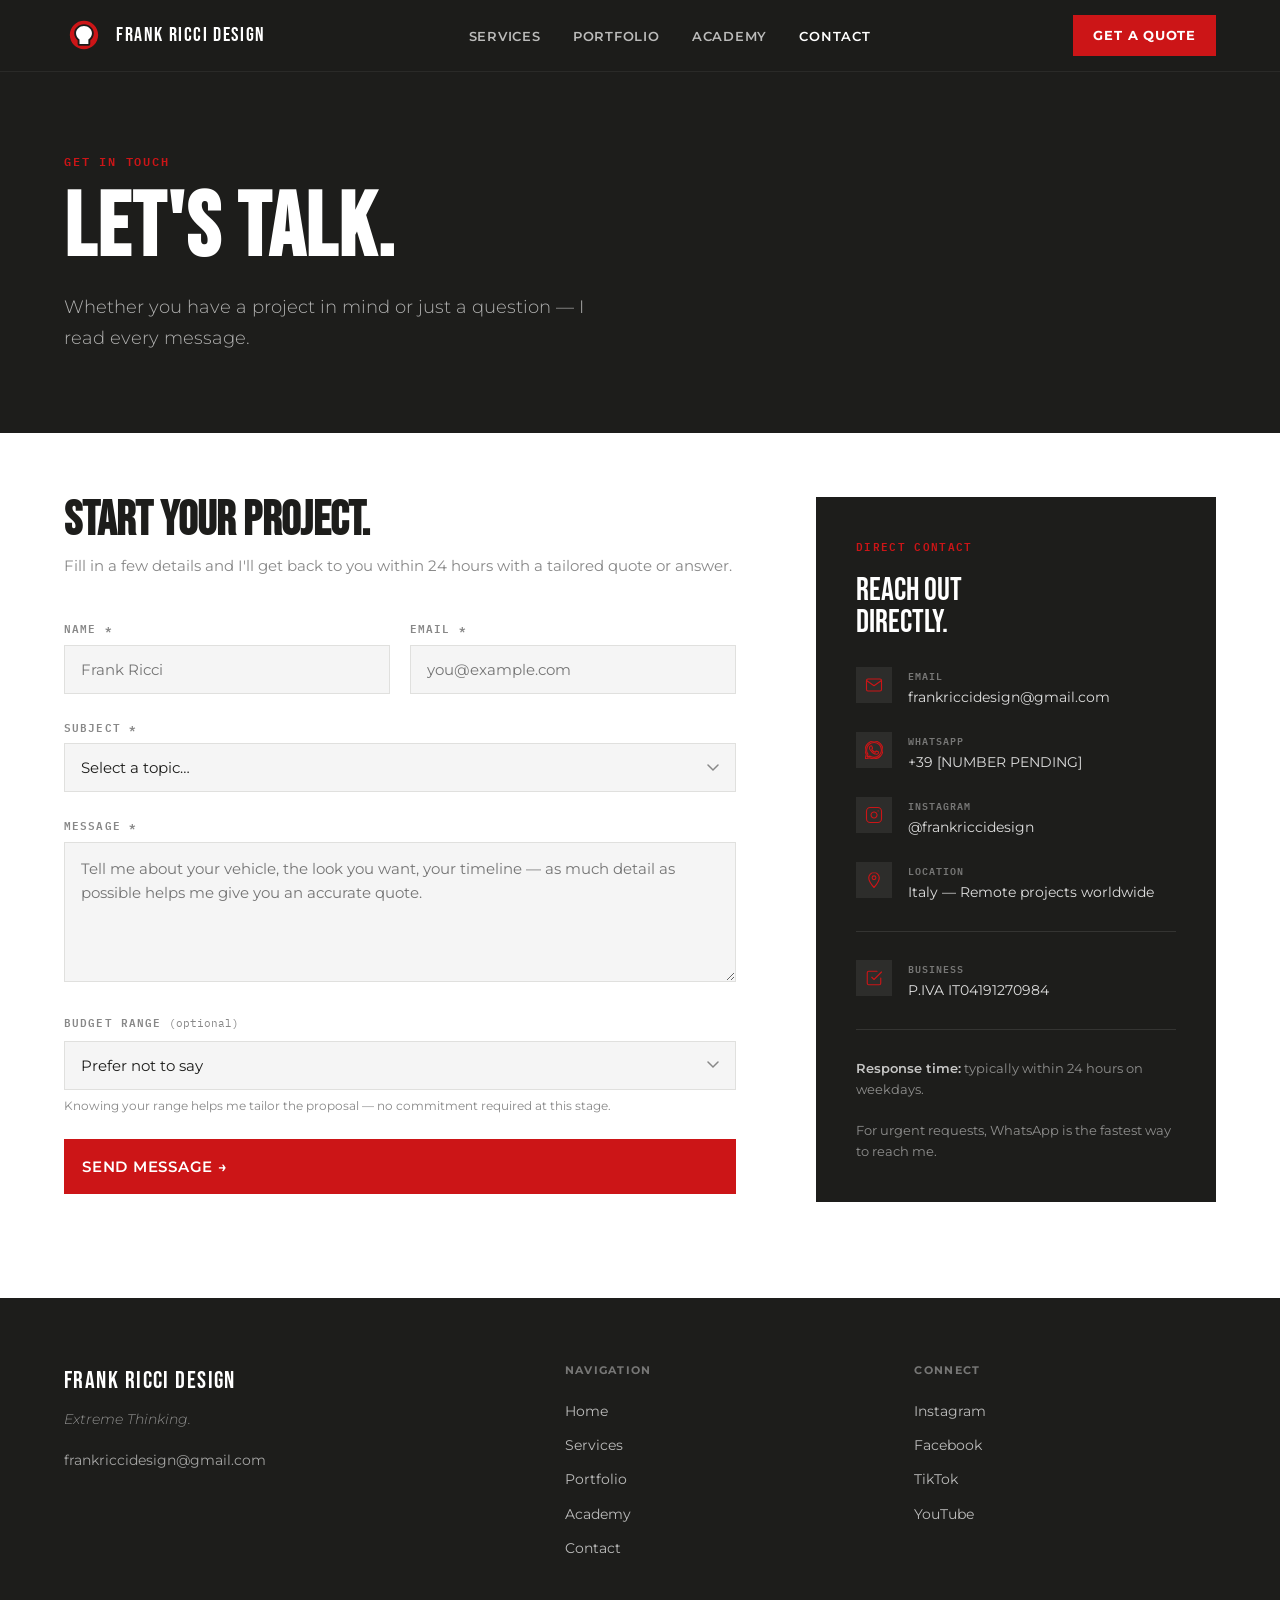
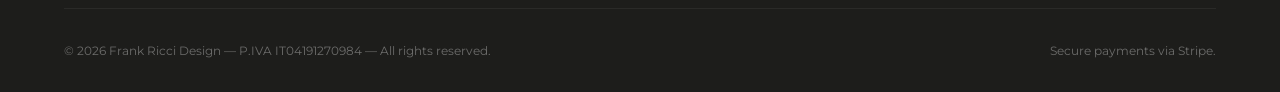
<file: pages/contact.html>
<!DOCTYPE html>
<html lang="en">
<head>
  <meta charset="UTF-8">
  <meta name="viewport" content="width=device-width, initial-scale=1.0">
  <title>Contact — Frank Ricci Design</title>
  <meta name="description" content="Start your wrap design project. Get a custom quote for full wraps, race liveries, fleet graphics, or a 1-on-1 design consultation.">
  <meta property="og:title" content="Contact — Frank Ricci Design">
  <meta property="og:description" content="Start your project — get a custom quote for wrap design, consultation, or FRD Academy.">
  <link rel="preconnect" href="https://fonts.googleapis.com">
  <link rel="preconnect" href="https://fonts.gstatic.com" crossorigin>
  <link href="https://fonts.googleapis.com/css2?family=Bebas+Neue&family=IBM+Plex+Mono:wght@400;600&family=Montserrat:ital,wght@0,300;0,400;0,600;0,700;1,300&display=swap" rel="stylesheet">
  <link rel="stylesheet" href="../assets/css/global.css">
  <style>
    /* ── Contact layout ── */
    .contact-grid {
      display: grid;
      grid-template-columns: 1fr 400px;
      gap: 80px;
      padding: 64px 0 96px;
      align-items: start;
    }

    /* ── Form ── */
    .contact-form { }
    .contact-form__title {
      font-family: var(--font-display);
      font-size: clamp(32px, 4vw, 48px);
      color: var(--dark);
      line-height: 1;
      margin-bottom: 8px;
    }
    .contact-form__subtitle {
      font-size: 15px;
      color: var(--gray);
      margin-bottom: 40px;
      line-height: 1.7;
    }

    .form-row { margin-bottom: 24px; }
    .form-row--split {
      display: grid;
      grid-template-columns: 1fr 1fr;
      gap: 20px;
    }
    .form-label {
      display: block;
      font-family: var(--font-mono);
      font-size: 11px;
      font-weight: 600;
      letter-spacing: .1em;
      text-transform: uppercase;
      color: var(--gray);
      margin-bottom: 8px;
    }
    .form-input,
    .form-select,
    .form-textarea {
      width: 100%;
      background: var(--light);
      border: 1px solid #e0e0de;
      border-radius: 0;
      padding: 14px 16px;
      font-family: var(--font-body);
      font-size: 15px;
      color: var(--dark);
      transition: border-color .2s;
      outline: none;
      appearance: none;
      -webkit-appearance: none;
    }
    .form-input:focus,
    .form-select:focus,
    .form-textarea:focus {
      border-color: var(--dark);
    }
    .form-select {
      background-image: url("data:image/svg+xml,%3Csvg xmlns='http://www.w3.org/2000/svg' width='12' height='8' viewBox='0 0 12 8'%3E%3Cpath d='M1 1l5 5 5-5' stroke='%23888' stroke-width='1.5' fill='none' stroke-linecap='round'/%3E%3C/svg%3E");
      background-repeat: no-repeat;
      background-position: right 16px center;
      padding-right: 40px;
      cursor: pointer;
    }
    .form-textarea {
      min-height: 140px;
      resize: vertical;
      line-height: 1.6;
    }
    .form-note {
      font-size: 12px;
      color: var(--gray);
      margin-top: 6px;
    }
    .form-submit {
      margin-top: 8px;
    }
    .form-success {
      display: none;
      background: #f0f9f0;
      border: 1px solid #4caf50;
      padding: 20px 24px;
      font-size: 15px;
      color: #2e7d32;
      line-height: 1.6;
      margin-top: 24px;
    }

    /* ── Info panel ── */
    .contact-info {
      position: sticky;
      top: calc(var(--nav-h) + 32px);
    }
    .contact-info__card {
      background: var(--dark);
      color: var(--white);
      padding: 40px;
    }
    .contact-info__eyebrow {
      font-family: var(--font-mono);
      font-size: 11px;
      font-weight: 600;
      letter-spacing: .12em;
      text-transform: uppercase;
      color: var(--red);
      margin-bottom: 20px;
    }
    .contact-info__title {
      font-family: var(--font-display);
      font-size: 32px;
      line-height: 1;
      margin-bottom: 28px;
    }
    .contact-info__item {
      display: flex;
      gap: 16px;
      align-items: flex-start;
      margin-bottom: 24px;
    }
    .contact-info__icon {
      flex-shrink: 0;
      width: 36px;
      height: 36px;
      background: rgba(255,255,255,.07);
      display: flex;
      align-items: center;
      justify-content: center;
    }
    .contact-info__icon svg {
      width: 18px;
      height: 18px;
      fill: none;
      stroke: var(--red);
      stroke-width: 1.5;
      stroke-linecap: round;
      stroke-linejoin: round;
    }
    .contact-info__item-label {
      font-family: var(--font-mono);
      font-size: 10px;
      font-weight: 600;
      letter-spacing: .1em;
      text-transform: uppercase;
      color: rgba(255,255,255,.4);
      margin-bottom: 4px;
    }
    .contact-info__item-value {
      font-size: 14px;
      color: rgba(255,255,255,.85);
      line-height: 1.5;
    }
    .contact-info__item-value a {
      color: rgba(255,255,255,.85);
      text-decoration: none;
      transition: color .2s;
    }
    .contact-info__item-value a:hover { color: var(--red); }

    .contact-info__divider {
      border: none;
      border-top: 1px solid rgba(255,255,255,.1);
      margin: 28px 0;
    }

    .contact-info__response {
      font-size: 13px;
      color: rgba(255,255,255,.5);
      line-height: 1.6;
    }
    .contact-info__response strong {
      color: rgba(255,255,255,.75);
      font-weight: 600;
    }

    /* ── Responsive ── */
    @media (max-width: 900px) {
      .contact-grid {
        grid-template-columns: 1fr;
        gap: 48px;
        padding: 48px 0 72px;
      }
      .contact-info { position: static; }
      .form-row--split { grid-template-columns: 1fr; gap: 16px; }
    }
  </style>

  <!-- JSON-LD -->
  <script type="application/ld+json">
  {
    "@context": "https://schema.org",
    "@type": "ContactPage",
    "name": "Contact Frank Ricci Design",
    "url": "https://frankriccidesign.com/pages/contact.html",
    "description": "Get a custom quote for wrap design, consultation, or FRD Academy.",
    "mainEntity": {
      "@type": "LocalBusiness",
      "name": "Frank Ricci Design",
      "email": "frankriccidesign@gmail.com",
      "taxID": "IT04191270984",
      "address": { "@type": "PostalAddress", "addressCountry": "IT" }
    }
  }
  </script>
</head>
<body>

  <nav class="nav" id="nav">
    <div class="nav__inner">
      <a href="../index.html" class="nav__logo">
        <div class="nav__logo-stamp">
          <svg viewBox="0 0 1700.79 1700.79" xmlns="http://www.w3.org/2000/svg">
            <style>.ns2{fill:#cc1517}</style>
            <path class="ns2" d="M850.38,248.16c-332.59,0-602.2,269.64-602.2,602.23s269.6,602.23,602.2,602.23,602.22-269.64,602.22-602.23S1182.96,248.16,850.38,248.16ZM1116.51,1082.59l-.04,147.27c0,44.15-35.8,79.92-79.98,79.92h-377.07c-44.14,0-79.94-35.77-79.94-79.94v-151.07c-93.17-73.72-147.6-182.04-147.6-297.56,0-215.17,187.73-390.22,418.52-390.22s418.4,175.05,418.4,390.22c0,117.9-56.12,227.6-152.29,301.38Z"/>
            <path fill="#fff" d="M850.41,470.92c-187,0-338.53,138.93-338.53,310.29,0,106.46,58.49,200.38,147.54,256.26v192.36h377.07v-189.37c91.79-55.52,152.37-150.9,152.37-259.25,0-171.36-151.53-310.29-338.46-310.29Z"/>
          </svg>
        </div>
        <span class="nav__logo-text">FRANK RICCI DESIGN</span>
      </a>
      <ul class="nav__links">
        <li><a href="services.html" class="nav__link">Services</a></li>
        <li><a href="portfolio.html" class="nav__link">Portfolio</a></li>
        <li><a href="academy.html" class="nav__link">Academy</a></li>
        <li><a href="contact.html" class="nav__link active">Contact</a></li>
      </ul>
      <a href="contact.html" class="nav__cta">Get a Quote</a>
      <button class="nav__hamburger" id="navToggle" aria-label="Menu" aria-expanded="false"><span></span><span></span><span></span></button>
    </div>
  </nav>
  <div class="nav__mobile" id="navMobile">
    <a href="services.html" class="nav__link">Services</a>
    <a href="portfolio.html" class="nav__link">Portfolio</a>
    <a href="academy.html" class="nav__link">Academy</a>
    <a href="contact.html" class="nav__link">Contact</a>
    <a href="contact.html" class="btn btn--primary" style="align-self:flex-start;margin-top:8px">Get a Quote</a>
  </div>

  <!-- PAGE HERO -->
  <section class="page-hero">
    <div class="container">
      <div class="page-hero__eyebrow">Get in Touch</div>
      <h1 class="page-hero__title">Let's Talk.</h1>
      <p class="page-hero__subtitle">Whether you have a project in mind or just a question — I read every message.</p>
    </div>
  </section>

  <main>
    <div class="container">
      <div class="contact-grid">

        <!-- FORM -->
        <div class="contact-form">
          <h2 class="contact-form__title">Start Your Project.</h2>
          <p class="contact-form__subtitle">Fill in a few details and I'll get back to you within 24 hours with a tailored quote or answer.</p>

          <!--
            FORGE NOTE: For production, connect this form to a backend handler or a
            service like Formspree (formspree.io) / Netlify Forms.
            Example Formspree: change action="https://formspree.io/f/YOUR_FORM_ID" method="POST"
          -->
          <form id="contactForm" action="#" method="POST" novalidate>

            <div class="form-row form-row--split">
              <div>
                <label class="form-label" for="fieldName">Name *</label>
                <input
                  class="form-input"
                  type="text"
                  id="fieldName"
                  name="name"
                  placeholder="Frank Ricci"
                  required
                  autocomplete="name"
                >
              </div>
              <div>
                <label class="form-label" for="fieldEmail">Email *</label>
                <input
                  class="form-input"
                  type="email"
                  id="fieldEmail"
                  name="email"
                  placeholder="you@example.com"
                  required
                  autocomplete="email"
                >
              </div>
            </div>

            <div class="form-row">
              <label class="form-label" for="fieldSubject">Subject *</label>
              <select class="form-select" id="fieldSubject" name="subject" required>
                <option value="" disabled selected>Select a topic…</option>
                <option value="wrap-design">Custom wrap design project</option>
                <option value="consultation">Design consultation</option>
                <option value="fleet">Fleet graphics</option>
                <option value="digital-products">Digital products</option>
                <option value="academy">FRD Academy question</option>
                <option value="collaboration">Collaboration / Partnership</option>
                <option value="other">Other</option>
              </select>
            </div>

            <div class="form-row">
              <label class="form-label" for="fieldMessage">Message *</label>
              <textarea
                class="form-textarea"
                id="fieldMessage"
                name="message"
                placeholder="Tell me about your vehicle, the look you want, your timeline — as much detail as possible helps me give you an accurate quote."
                required
              ></textarea>
            </div>

            <div class="form-row">
              <label class="form-label" for="fieldBudget">Budget Range <span style="font-weight:400;letter-spacing:0;text-transform:none;">(optional)</span></label>
              <select class="form-select" id="fieldBudget" name="budget">
                <option value="" selected>Prefer not to say</option>
                <option value="under-1000">Under €1,000</option>
                <option value="1000-2500">€1,000 — €2,500</option>
                <option value="2500-5000">€2,500 — €5,000</option>
                <option value="5000-plus">€5,000+</option>
              </select>
              <p class="form-note">Knowing your range helps me tailor the proposal — no commitment required at this stage.</p>
            </div>

            <div class="form-submit">
              <button type="submit" class="btn btn--primary" style="width:100%;padding:18px;font-size:15px;" data-track-cta="contact_form_submit">
                Send Message →
              </button>
            </div>

          </form>

          <div class="form-success" id="formSuccess">
            <strong>Message sent!</strong> I'll get back to you within 24 hours. Check your inbox (and spam, just in case).
          </div>
        </div>

        <!-- INFO PANEL -->
        <aside class="contact-info">
          <div class="contact-info__card">
            <div class="contact-info__eyebrow">Direct Contact</div>
            <div class="contact-info__title">Reach Out<br>Directly.</div>

            <div class="contact-info__item">
              <div class="contact-info__icon">
                <svg viewBox="0 0 24 24"><path d="M4 4h16c1.1 0 2 .9 2 2v12c0 1.1-.9 2-2 2H4c-1.1 0-2-.9-2-2V6c0-1.1.9-2 2-2z"/><polyline points="22,6 12,13 2,6"/></svg>
              </div>
              <div>
                <div class="contact-info__item-label">Email</div>
                <div class="contact-info__item-value">
                  <a href="mailto:frankriccidesign@gmail.com">frankriccidesign@gmail.com</a>
                </div>
              </div>
            </div>

            <div class="contact-info__item">
              <div class="contact-info__icon">
                <!-- WhatsApp icon -->
                <svg viewBox="0 0 24 24" fill="var(--red)" stroke="none"><path d="M17.472 14.382c-.297-.149-1.758-.867-2.03-.967-.273-.099-.471-.148-.67.15-.197.297-.767.966-.94 1.164-.173.199-.347.223-.644.075-.297-.15-1.255-.463-2.39-1.475-.883-.788-1.48-1.761-1.653-2.059-.173-.297-.018-.458.13-.606.134-.133.298-.347.446-.52.149-.174.198-.298.298-.497.099-.198.05-.371-.025-.52-.075-.149-.669-1.612-.916-2.207-.242-.579-.487-.5-.669-.51-.173-.008-.371-.01-.57-.01-.198 0-.52.074-.792.372-.272.297-1.04 1.016-1.04 2.479 0 1.462 1.065 2.875 1.213 3.074.149.198 2.096 3.2 5.077 4.487.709.306 1.262.489 1.694.625.712.227 1.36.195 1.871.118.571-.085 1.758-.719 2.006-1.413.248-.694.248-1.289.173-1.413-.074-.124-.272-.198-.57-.347m-5.421 7.403h-.004a9.87 9.87 0 01-5.031-1.378l-.361-.214-3.741.982.998-3.648-.235-.374a9.86 9.86 0 01-1.51-5.26c.001-5.45 4.436-9.884 9.888-9.884 2.64 0 5.122 1.03 6.988 2.898a9.825 9.825 0 012.893 6.994c-.003 5.45-4.437 9.884-9.885 9.884m8.413-18.297A11.815 11.815 0 0012.05 0C5.495 0 .16 5.335.157 11.892c0 2.096.547 4.142 1.588 5.945L.057 24l6.305-1.654a11.882 11.882 0 005.683 1.448h.005c6.554 0 11.89-5.335 11.893-11.893a11.821 11.821 0 00-3.48-8.413z"/></svg>
              </div>
              <div>
                <div class="contact-info__item-label">WhatsApp</div>
                <div class="contact-info__item-value">
                  <!-- FORGE NOTE: Replace +39XXXXXXXXXX with Cris's actual WhatsApp number -->
                  <a href="https://wa.me/39XXXXXXXXXX?text=Hi%20Frank%2C%20I%27d%20like%20to%20discuss%20a%20project." target="_blank" rel="noopener">+39 [NUMBER PENDING]</a>
                </div>
              </div>
            </div>

            <div class="contact-info__item">
              <div class="contact-info__icon">
                <svg viewBox="0 0 24 24"><rect x="2" y="2" width="20" height="20" rx="5" ry="5"/><path d="M16 11.37A4 4 0 1112.63 8 4 4 0 0116 11.37z"/><line x1="17.5" y1="6.5" x2="17.51" y2="6.5"/></svg>
              </div>
              <div>
                <div class="contact-info__item-label">Instagram</div>
                <div class="contact-info__item-value">
                  <a href="https://www.instagram.com/frankriccidesign" target="_blank" rel="noopener">@frankriccidesign</a>
                </div>
              </div>
            </div>

            <div class="contact-info__item">
              <div class="contact-info__icon">
                <svg viewBox="0 0 24 24"><path d="M12 2C8.13 2 5 5.13 5 9c0 5.25 7 13 7 13s7-7.75 7-13c0-3.87-3.13-7-7-7zm0 9.5c-1.38 0-2.5-1.12-2.5-2.5s1.12-2.5 2.5-2.5 2.5 1.12 2.5 2.5-1.12 2.5-2.5 2.5z"/></svg>
              </div>
              <div>
                <div class="contact-info__item-label">Location</div>
                <div class="contact-info__item-value">Italy — Remote projects worldwide</div>
              </div>
            </div>

            <hr class="contact-info__divider">

            <div class="contact-info__item" style="margin-bottom:0">
              <div class="contact-info__icon">
                <svg viewBox="0 0 24 24"><path d="M9 11l3 3L22 4"/><path d="M21 12v7a2 2 0 01-2 2H5a2 2 0 01-2-2V5a2 2 0 012-2h11"/></svg>
              </div>
              <div>
                <div class="contact-info__item-label">Business</div>
                <div class="contact-info__item-value">P.IVA IT04191270984</div>
              </div>
            </div>

            <hr class="contact-info__divider">

            <p class="contact-info__response">
              <strong>Response time:</strong> typically within 24 hours on weekdays.<br><br>
              For urgent requests, WhatsApp is the fastest way to reach me.
            </p>
          </div>
        </aside>

      </div>
    </div>
  </main>

  <!-- FOOTER -->
  <footer class="footer">
    <div class="container">
      <div class="footer__grid">
        <div>
          <div class="footer__brand-name">Frank Ricci Design</div>
          <div class="footer__brand-payoff">Extreme Thinking.</div>
          <a href="mailto:frankriccidesign@gmail.com" style="color:rgba(255,255,255,0.6);font-size:14px">frankriccidesign@gmail.com</a>
        </div>
        <div>
          <div class="footer__col-title">Navigation</div>
          <nav class="footer__nav">
            <a href="../index.html">Home</a>
            <a href="services.html">Services</a>
            <a href="portfolio.html">Portfolio</a>
            <a href="academy.html">Academy</a>
            <a href="contact.html">Contact</a>
          </nav>
        </div>
        <div>
          <div class="footer__col-title">Connect</div>
          <div class="footer__connect">
            <a href="https://www.instagram.com/frankriccidesign" target="_blank" rel="noopener">Instagram</a>
            <a href="#" target="_blank" rel="noopener">Facebook</a>
            <a href="#" target="_blank" rel="noopener">TikTok</a>
            <a href="#" target="_blank" rel="noopener">YouTube</a>
          </div>
        </div>
      </div>
      <div class="footer__bottom">
        <span>© 2026 Frank Ricci Design — P.IVA IT04191270984 — All rights reserved.</span>
        <span>Secure payments via Stripe.</span>
      </div>
    </div>
  </footer>

  <script src="../assets/js/main.js"></script>
  <script>
    // ── Form submit handler ──
    const form = document.getElementById('contactForm');
    const successMsg = document.getElementById('formSuccess');

    if (form) {
      form.addEventListener('submit', function(e) {
        e.preventDefault();

        // Basic validation
        const name    = document.getElementById('fieldName').value.trim();
        const email   = document.getElementById('fieldEmail').value.trim();
        const subject = document.getElementById('fieldSubject').value;
        const message = document.getElementById('fieldMessage').value.trim();

        if (!name || !email || !subject || !message) {
          alert('Please fill in all required fields.');
          return;
        }

        // GA4 tracking
        if (typeof trackEvent === 'function') {
          trackEvent('form_submission', {
            form_name: 'contact_form',
            subject: subject
          });
        }

        // FORGE NOTE: Replace the block below with your actual form submission logic.
        // Option A — Formspree: change <form action="https://formspree.io/f/YOUR_ID" method="POST">
        //            and remove this JS override (just let it submit naturally).
        // Option B — Netlify Forms: add netlify attribute to the form tag.
        // Option C — Custom endpoint: use fetch() here.

        // For now: show success message (demo only)
        form.style.display = 'none';
        successMsg.style.display = 'block';
      });
    }
  </script>

  <!-- Google Analytics 4 -->
  <script async src="https://www.googletagmanager.com/gtag/js?id=G-75PV2FYFJY"></script>
  <script>
    window.dataLayer = window.dataLayer || [];
    function gtag(){dataLayer.push(arguments);}
    gtag('js', new Date());
    gtag('config', 'G-75PV2FYFJY', { anonymize_ip: true });
  </script>
</body>
</html>
</file>
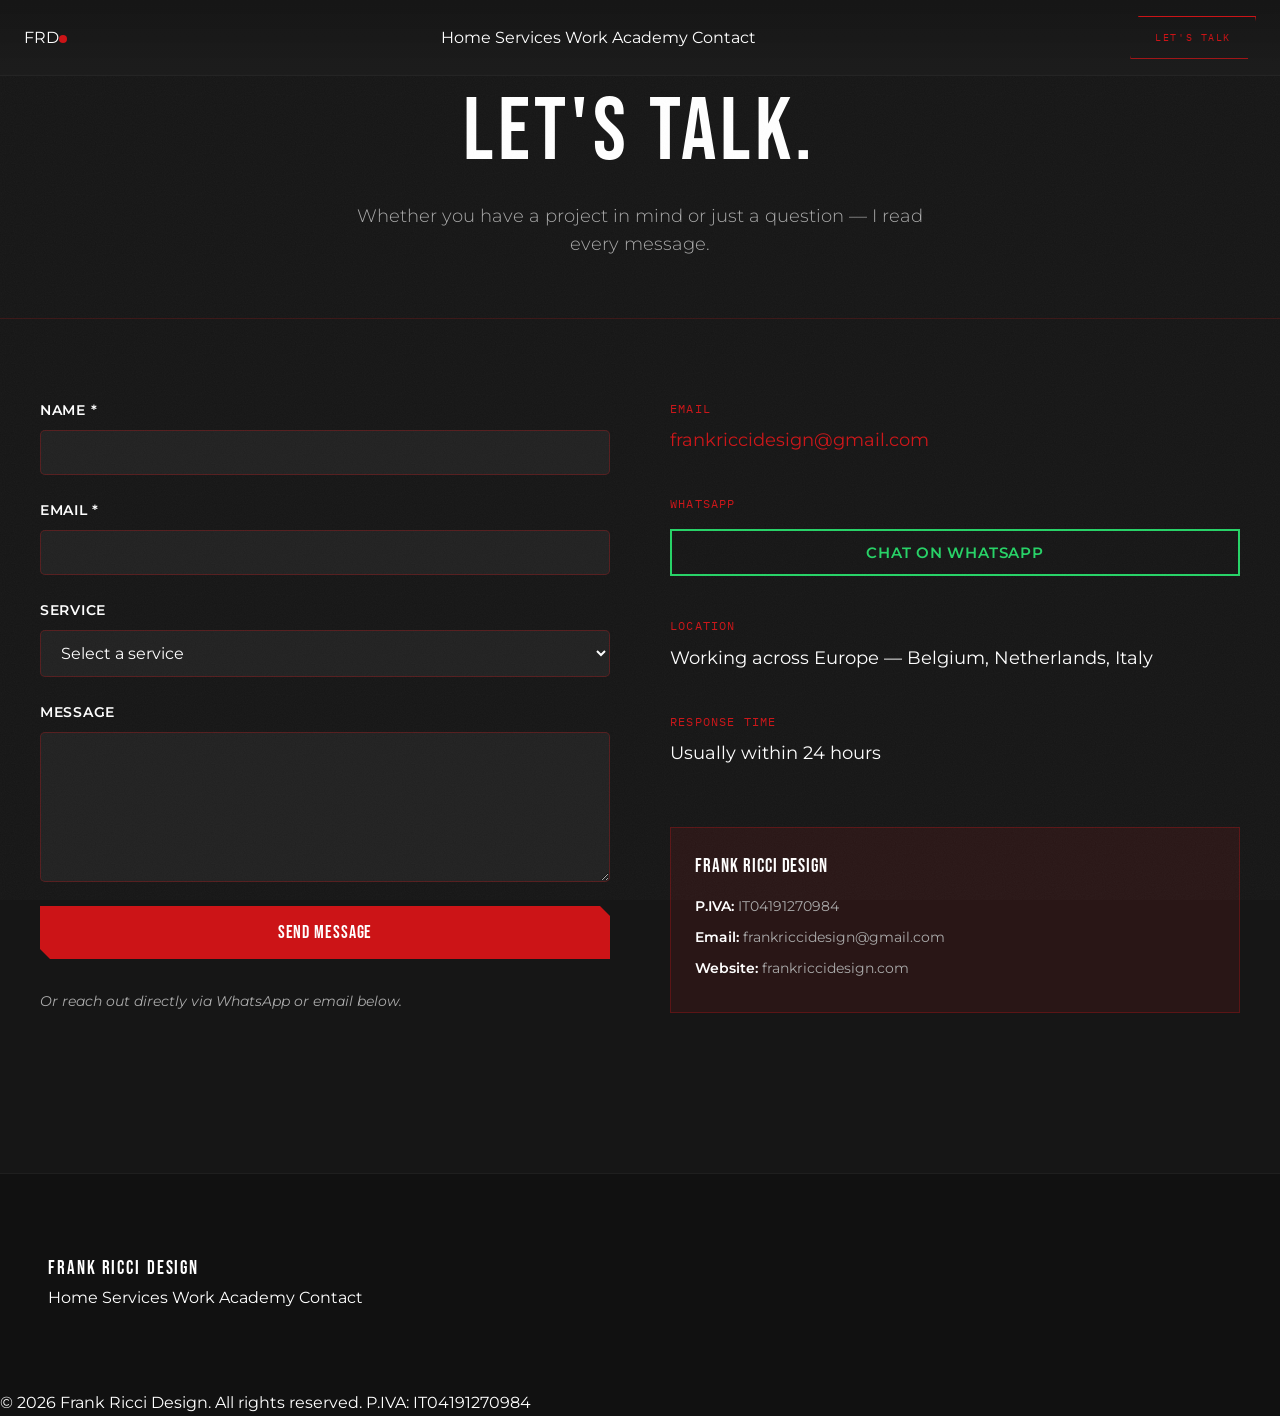
<file: pages/contatti.html>
<!DOCTYPE html>
<html lang="en">
<head>
  <meta charset="UTF-8">
  <meta name="viewport" content="width=device-width, initial-scale=1.0">
  <title>Contact — Frank Ricci Design</title>
  <meta name="description" content="Get in touch with Frank Ricci Design. Projects, collaborations, or inquiries. Quick response times, working across Europe.">
  <meta property="og:title" content="Contact — Frank Ricci Design">
  <meta property="og:description" content="Reach out for custom car design, bodykit consultation, or wrap design projects.">
  <meta property="og:type" content="website">
  <meta property="og:image" content="/assets/img/og-contact.jpg">
  <link rel="icon" href="/favicon.svg" type="image/svg+xml">

  <link rel="preconnect" href="https://fonts.googleapis.com">
  <link rel="preconnect" href="https://fonts.gstatic.com" crossorigin>
  <link href="https://fonts.googleapis.com/css2?family=Bebas+Neue&family=IBM+Plex+Mono:wght@400;500&family=Montserrat:wght@300;400;600;700&display=swap" rel="stylesheet">

  <link rel="stylesheet" href="/assets/css/vars.css">
  <link rel="stylesheet" href="/assets/css/nav.css">
  <link rel="stylesheet" href="/assets/css/components.css">
  <link rel="stylesheet" href="/assets/css/footer.css">

  <style>
    /* Contact Page Specific Styles */

    .contact-hero {
      background: var(--bg);
      color: var(--white);
      padding: 80px 20px 60px;
      text-align: center;
      border-bottom: 1px solid rgba(204, 20, 23, 0.2);
    }

    .contact-hero h1 {
      font-family: 'Bebas Neue', sans-serif;
      font-size: clamp(3rem, 8vw, 5.5rem);
      letter-spacing: 0.05em;
      margin-bottom: 16px;
    }

    .contact-hero p {
      font-family: 'Montserrat', sans-serif;
      font-size: 1.1rem;
      font-weight: 300;
      color: var(--grey);
      max-width: 600px;
      margin: 0 auto;
    }

    .contact-content {
      background: var(--bg);
      color: var(--white);
      padding: 80px 20px;
    }

    .contact-grid {
      max-width: 1200px;
      margin: 0 auto;
      display: grid;
      grid-template-columns: 1fr 1fr;
      gap: 60px;
    }

    @media (max-width: 768px) {
      .contact-grid {
        grid-template-columns: 1fr;
        gap: 40px;
      }
    }

    /* Contact Form */
    .contact-form {
      display: flex;
      flex-direction: column;
      gap: 24px;
    }

    .form-group {
      display: flex;
      flex-direction: column;
      gap: 8px;
    }

    .form-group label {
      font-family: 'Montserrat', sans-serif;
      font-size: 0.9rem;
      font-weight: 600;
      text-transform: uppercase;
      letter-spacing: 0.05em;
      color: var(--white);
    }

    .form-group input,
    .form-group select,
    .form-group textarea {
      background: rgba(255, 255, 255, 0.05);
      border: 1px solid rgba(204, 20, 23, 0.3);
      color: var(--white);
      padding: 12px 16px;
      font-family: 'Montserrat', sans-serif;
      font-size: 1rem;
      transition: all 0.3s ease;
    }

    .form-group input::placeholder,
    .form-group textarea::placeholder {
      color: var(--grey);
    }

    .form-group input:focus,
    .form-group select:focus,
    .form-group textarea:focus {
      outline: none;
      border-color: var(--red);
      background: rgba(255, 255, 255, 0.08);
      box-shadow: 0 0 0 2px rgba(204, 20, 23, 0.1);
    }

    .form-group textarea {
      resize: vertical;
      min-height: 150px;
      font-family: 'Montserrat', sans-serif;
    }

    .form-note {
      font-family: 'Montserrat', sans-serif;
      font-size: 0.85rem;
      color: var(--grey);
      font-style: italic;
      margin-top: 8px;
    }

    .btn-primary {
      background: var(--red);
      color: var(--white);
      border: none;
      padding: 16px 32px;
      font-family: 'Bebas Neue', sans-serif;
      font-size: 1.1rem;
      letter-spacing: 0.05em;
      text-transform: uppercase;
      cursor: pointer;
      transition: all 0.3s ease;
      clip-path: polygon(0 0, calc(100% - 10px) 0, 100% 10px, 100% 100%, 10px 100%, 0 calc(100% - 10px));
    }

    .btn-primary:hover {
      background: #b01114;
      transform: translateY(-2px);
      box-shadow: 0 8px 24px rgba(204, 20, 23, 0.3);
    }

    /* Contact Info */
    .contact-info {
      display: flex;
      flex-direction: column;
      gap: 40px;
    }

    .info-block {
      display: flex;
      flex-direction: column;
      gap: 8px;
    }

    .info-label {
      font-family: 'IBM Plex Mono', monospace;
      font-size: 0.75rem;
      text-transform: uppercase;
      letter-spacing: 0.1em;
      color: var(--red);
    }

    .info-content {
      font-family: 'Montserrat', sans-serif;
      font-size: 1.1rem;
      color: var(--white);
    }

    .info-content a {
      color: var(--red);
      text-decoration: none;
      transition: color 0.3s ease;
    }

    .info-content a:hover {
      color: var(--amber);
    }

    .btn-whatsapp {
      background: transparent;
      border: 2px solid #25d366;
      color: #25d366;
      padding: 12px 24px;
      font-family: 'Montserrat', sans-serif;
      font-size: 0.95rem;
      font-weight: 600;
      text-transform: uppercase;
      letter-spacing: 0.05em;
      cursor: pointer;
      transition: all 0.3s ease;
      display: inline-block;
      margin-top: 8px;
    }

    .btn-whatsapp:hover {
      background: #25d366;
      color: var(--bg);
    }

    /* Business Info Box */
    .business-info {
      background: rgba(204, 20, 23, 0.1);
      border: 1px solid rgba(204, 20, 23, 0.3);
      padding: 24px;
      margin-top: 20px;
    }

    .business-info-title {
      font-family: 'Bebas Neue', sans-serif;
      font-size: 1.2rem;
      letter-spacing: 0.05em;
      color: var(--white);
      margin-bottom: 12px;
    }

    .business-info-item {
      font-family: 'Montserrat', sans-serif;
      font-size: 0.9rem;
      color: var(--grey);
      margin-bottom: 8px;
      line-height: 1.6;
    }

    .business-info-item strong {
      color: var(--white);
      font-weight: 600;
    }
  </style>
</head>
<body>
  <!-- Navigation -->
  <nav class="navbar">
    <div class="nav-container">
      <a href="/" class="nav-logo">FRD<span class="logo-dot"></span></a>

      <div class="nav-menu">
        <a href="/" class="nav-link">Home</a>
        <a href="/pages/servizi.html" class="nav-link">Services</a>
        <a href="/pages/portfolio.html" class="nav-link">Work</a>
        <a href="/pages/academy.html" class="nav-link">Academy</a>
        <a href="/pages/contatti.html" class="nav-link active">Contact</a>
      </div>

      <a href="/pages/contatti.html" class="nav-cta">Let's Talk</a>

      <div class="nav-toggle">
        <span class="hamburger"></span>
      </div>
    </div>
  </nav>

  <!-- Hero Banner -->
  <section class="contact-hero">
    <h1>Let's Talk.</h1>
    <p>Whether you have a project in mind or just a question — I read every message.</p>
  </section>

  <!-- Contact Content -->
  <section class="contact-content">
    <div class="contact-grid">
      <!-- Left Column: Form -->
      <div>
        <form class="contact-form" id="contactForm">
          <div class="form-group">
            <label for="name">Name *</label>
            <input type="text" id="name" name="name" required>
          </div>

          <div class="form-group">
            <label for="email">Email *</label>
            <input type="email" id="email" name="email" required>
          </div>

          <div class="form-group">
            <label for="service">Service</label>
            <select id="service" name="service">
              <option value="">Select a service</option>
              <option value="bodykit">Bodykit & Extensions</option>
              <option value="wrap">Wrap Design</option>
              <option value="consulting">Design Consulting</option>
              <option value="other">Other</option>
            </select>
          </div>

          <div class="form-group">
            <label for="message">Message</label>
            <textarea id="message" name="message"></textarea>
          </div>

          <button type="submit" class="btn-primary">Send Message</button>
          <p class="form-note">Or reach out directly via WhatsApp or email below.</p>
        </form>
      </div>

      <!-- Right Column: Contact Info -->
      <div class="contact-info">
        <div class="info-block">
          <div class="info-label">Email</div>
          <div class="info-content">
            <a href="mailto:frankriccidesign@gmail.com">frankriccidesign@gmail.com</a>
          </div>
        </div>

        <div class="info-block">
          <div class="info-label">WhatsApp</div>
          <button class="btn-whatsapp" onclick="window.open('https://wa.me/YOUR_PHONE_NUMBER', '_blank')">Chat on WhatsApp</button>
        </div>

        <div class="info-block">
          <div class="info-label">Location</div>
          <div class="info-content">Working across Europe — Belgium, Netherlands, Italy</div>
        </div>

        <div class="info-block">
          <div class="info-label">Response Time</div>
          <div class="info-content">Usually within 24 hours</div>
        </div>

        <!-- Business Info Box -->
        <div class="business-info">
          <div class="business-info-title">Frank Ricci Design</div>
          <div class="business-info-item"><strong>P.IVA:</strong> IT04191270984</div>
          <div class="business-info-item"><strong>Email:</strong> frankriccidesign@gmail.com</div>
          <div class="business-info-item"><strong>Website:</strong> frankriccidesign.com</div>
        </div>
      </div>
    </div>
  </section>

  <!-- Footer -->
  <footer class="footer">
    <div class="footer-container">
      <div class="footer-content">
        <div class="footer-logo">Frank Ricci <span class="footer-design">Design</span></div>

        <div class="footer-links">
          <a href="/">Home</a>
          <a href="/pages/servizi.html">Services</a>
          <a href="/pages/portfolio.html">Work</a>
          <a href="/pages/academy.html">Academy</a>
          <a href="/pages/contatti.html">Contact</a>
        </div>
      </div>

      <div class="footer-bottom">
        <p>&copy; 2026 Frank Ricci Design. All rights reserved. P.IVA: IT04191270984</p>
      </div>
    </div>
  </footer>

  <script src="/assets/js/config.js"></script>
  <script src="/assets/js/main.js"></script>
  <script>
    // URL parameter handler for pre-selecting service
    document.addEventListener('DOMContentLoaded', function() {
      const urlParams = new URLSearchParams(window.location.search);
      const service = urlParams.get('service');

      if (service) {
        const serviceSelect = document.getElementById('service');
        serviceSelect.value = service;
      }

      // Form submission handler
      const form = document.getElementById('contactForm');
      form.addEventListener('submit', function(e) {
        e.preventDefault();
        // TODO: Connect to backend service for form submission
        console.log('Form submitted:', {
          name: document.getElementById('name').value,
          email: document.getElementById('email').value,
          service: document.getElementById('service').value,
          message: document.getElementById('message').value
        });
        alert('Thank you for your message. I\'ll get back to you soon!');
        form.reset();
      });
    });
  </script>
  <!-- Google Analytics 4 -->
  <script async src="https://www.googletagmanager.com/gtag/js?id=G-75PV2FYFJY"></script>
  <script>
    window.dataLayer = window.dataLayer || [];
    function gtag(){dataLayer.push(arguments);}
    gtag('js', new Date());
    gtag('config', 'G-75PV2FYFJY', { anonymize_ip: true });
  </script>
</body>
</html>
</file>
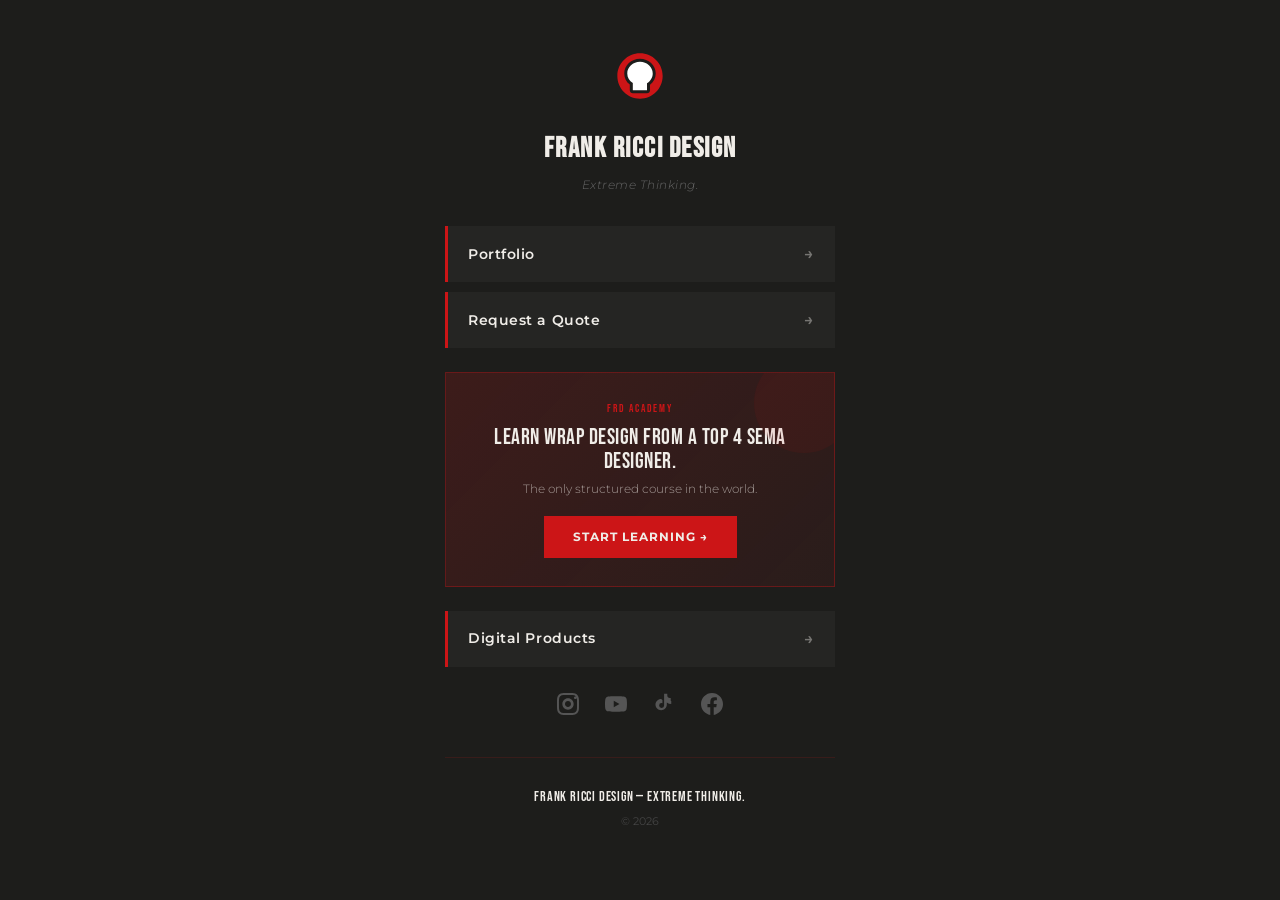
<file: pages/links.html>
<!DOCTYPE html>
<html lang="en">
<head>
  <meta charset="UTF-8">
  <meta name="viewport" content="width=device-width, initial-scale=1.0">
  <title>Links — Frank Ricci Design</title>
  <meta name="description" content="Frank Ricci Design — Extreme Thinking. Professional wrap design &amp; education.">
  <meta name="theme-color" content="#1d1d1b">
  <meta name="robots" content="noindex"><!-- Link-in-bio page: no need to index -->

  <!-- Preconnect -->
  <link rel="preconnect" href="https://fonts.googleapis.com">
  <link rel="preconnect" href="https://fonts.gstatic.com" crossorigin>
  <link href="https://fonts.googleapis.com/css2?family=Bebas+Neue&family=Montserrat:ital,wght@0,300;0,400;0,600;1,300&display=swap" rel="stylesheet">

  <style>
    /* ── Reset ── */
    *, *::before, *::after { margin:0; padding:0; box-sizing:border-box; }
    html { scroll-behavior:smooth; }
    img  { max-width:100%; height:auto; display:block; }
    a    { color:inherit; text-decoration:none; }
    button { font-family:inherit; }

    /* ── Base ── */
    body {
      background: #1d1d1b;
      color: #f0ede8;
      font-family: 'Montserrat', sans-serif;
      font-size: 16px;
      line-height: 1.5;
      -webkit-font-smoothing: antialiased;
      -moz-osx-font-smoothing: grayscale;
      min-height: 100vh;
    }

    /* ── Container ── */
    .wrap {
      max-width: 430px;
      margin: 0 auto;
      padding: 0 20px;
    }

    /* ── Header ── */
    .header {
      padding: 44px 0 32px;
      text-align: center;
    }
    .header__stamp {
      width: 64px;
      height: 64px;
      margin: 0 auto 20px;
      display: block;
    }
    .header__name {
      font-family: 'Bebas Neue', sans-serif;
      font-size: 28px;
      letter-spacing: 1.5px;
      color: #f0ede8;
      margin-bottom: 6px;
    }
    .header__tagline {
      font-size: 12px;
      font-weight: 300;
      font-style: italic;
      color: #666;
      letter-spacing: .04em;
    }

    /* ── Link buttons ── */
    .links {
      display: flex;
      flex-direction: column;
      gap: 10px;
      margin-bottom: 24px;
    }
    .link-btn {
      display: flex;
      align-items: center;
      width: 100%;
      padding: 16px 20px;
      background: #252523;
      border: none;
      border-left: 3px solid #cc1517;
      color: #f0ede8;
      font-family: 'Montserrat', sans-serif;
      font-size: 14px;
      font-weight: 600;
      letter-spacing: .04em;
      text-align: left;
      cursor: pointer;
      position: relative;
      overflow: hidden;
      transition: color .25s;
    }
    .link-btn::before {
      content: '';
      position: absolute;
      inset: 0;
      background: #cc1517;
      transform: translateX(-100%);
      transition: transform .25s ease;
      z-index: 0;
    }
    .link-btn:hover::before,
    .link-btn:focus::before { transform: translateX(0); }
    .link-btn:active { transform: scale(.98); }
    .link-btn span { position: relative; z-index: 1; }
    .link-btn__arrow {
      position: relative;
      z-index: 1;
      margin-left: auto;
      font-size: 16px;
      opacity: .4;
      transition: opacity .25s;
    }
    .link-btn:hover .link-btn__arrow { opacity: 1; }

    /* ── Academy AVD banner ── */
    .avd-banner {
      position: relative;
      background: linear-gradient(135deg, rgba(204,21,23,.18) 0%, rgba(204,21,23,.07) 100%);
      border: 1px solid rgba(204,21,23,.35);
      padding: 28px 24px;
      margin-bottom: 24px;
      text-align: center;
      overflow: hidden;
    }
    .avd-banner::after {
      content: '';
      position: absolute;
      top: -20px;
      right: -20px;
      width: 100px;
      height: 100px;
      background: rgba(204,21,23,.08);
      border-radius: 50%;
    }
    .avd-banner__label {
      font-family: 'Bebas Neue', sans-serif;
      font-size: 11px;
      letter-spacing: 2px;
      text-transform: uppercase;
      color: #cc1517;
      margin-bottom: 8px;
    }
    .avd-banner__headline {
      font-family: 'Bebas Neue', sans-serif;
      font-size: 22px;
      letter-spacing: .5px;
      color: #f0ede8;
      margin-bottom: 6px;
      line-height: 1.1;
    }
    .avd-banner__sub {
      font-size: 12px;
      font-weight: 300;
      color: rgba(240,237,232,.6);
      margin-bottom: 18px;
      line-height: 1.5;
    }
    .avd-banner__cta {
      display: inline-block;
      background: #cc1517;
      color: #f0ede8;
      font-size: 12px;
      font-weight: 700;
      letter-spacing: 1px;
      text-transform: uppercase;
      padding: 11px 28px;
      border: 1px solid #cc1517;
      transition: all .25s;
      position: relative;
      z-index: 1;
    }
    .avd-banner__cta:hover {
      background: transparent;
      color: #cc1517;
    }

    /* ── Social row ── */
    .social-row {
      display: flex;
      justify-content: center;
      gap: 22px;
      margin-bottom: 40px;
    }
    .social-icon {
      width: 26px;
      height: 26px;
      display: flex;
      align-items: center;
      justify-content: center;
      transition: transform .2s;
    }
    .social-icon svg {
      width: 22px;
      height: 22px;
      fill: #555;
      transition: fill .2s;
    }
    .social-icon:hover { transform: translateY(-2px); }
    .social-icon:hover svg { fill: #cc1517; }

    /* ── Footer ── */
    .footer {
      text-align: center;
      padding: 28px 0 40px;
      border-top: 1px solid rgba(204,21,23,.15);
    }
    .footer__name {
      font-family: 'Bebas Neue', sans-serif;
      font-size: 14px;
      letter-spacing: .8px;
      color: #f0ede8;
      margin-bottom: 6px;
    }
    .footer__copy {
      font-size: 11px;
      color: #444;
    }

    /* ── Responsive tweak ── */
    @media (max-width: 390px) {
      .header__name { font-size: 24px; }
      .link-btn { font-size: 13px; padding: 15px 16px; }
    }
  </style>
</head>
<body>

  <!-- HEADER -->
  <header class="wrap">
    <div class="header">
      <!-- FRD Skull stamp -->
      <svg class="header__stamp" viewBox="0 0 1700.79 1700.79" xmlns="http://www.w3.org/2000/svg" aria-label="Frank Ricci Design">
        <path fill="#cc1517" d="M850.38,248.16c-332.59,0-602.2,269.64-602.2,602.23s269.6,602.23,602.2,602.23,602.22-269.64,602.22-602.23S1182.96,248.16,850.38,248.16ZM1116.51,1082.59l-.04,147.27c0,44.15-35.8,79.92-79.98,79.92h-377.07c-44.14,0-79.94-35.77-79.94-79.94v-151.07c-93.17-73.72-147.6-182.04-147.6-297.56,0-215.17,187.73-390.22,418.52-390.22s418.4,175.05,418.4,390.22c0,117.9-56.12,227.6-152.29,301.38Z"/>
        <path fill="#fff" d="M850.41,470.92c-187,0-338.53,138.93-338.53,310.29,0,106.46,58.49,200.38,147.54,256.26v192.36h377.07v-189.37c91.79-55.52,152.37-150.9,152.37-259.25,0-171.36-151.53-310.29-338.46-310.29Z"/>
      </svg>
      <h1 class="header__name">Frank Ricci Design</h1>
      <p class="header__tagline">Extreme Thinking.</p>
    </div>
  </header>

  <!-- MAIN CONTENT -->
  <main class="wrap">

    <!-- PRIMARY LINKS -->
    <nav class="links" aria-label="Main links">

      <a
        href="https://frankriccidesign.com/pages/portfolio?utm_source=linkinbio&utm_medium=social&utm_campaign=frd_links&utm_content=portfolio"
        class="link-btn"
        onclick="trackLink('Portfolio', 'https://frankriccidesign.com/pages/portfolio', 1)"
      >
        <span>Portfolio</span>
        <span class="link-btn__arrow">→</span>
      </a>

      <a
        href="https://frankriccidesign.com/pages/contact.html?utm_source=linkinbio&utm_medium=social&utm_campaign=frd_links&utm_content=quote"
        class="link-btn"
        onclick="trackLink('Request a Quote', 'https://frankriccidesign.com/pages/contact.html', 2)"
      >
        <span>Request a Quote</span>
        <span class="link-btn__arrow">→</span>
      </a>

    </nav>

    <!-- ACADEMY AVD BANNER -->
    <div class="avd-banner">
      <div class="avd-banner__label">FRD Academy</div>
      <p class="avd-banner__headline">Learn wrap design from a Top 4 SEMA designer.</p>
      <p class="avd-banner__sub">The only structured course in the world.</p>
      <a
        href="https://academy.frankriccidesign.com?utm_source=linkinbio&utm_medium=social&utm_campaign=frd_links&utm_content=academy_banner"
        class="avd-banner__cta"
        onclick="trackLink('Academy Banner', 'https://academy.frankriccidesign.com', 'banner')"
      >
        Start Learning →
      </a>
    </div>

    <!-- SECONDARY LINKS -->
    <nav class="links" aria-label="Secondary links">

      <a
        href="https://frankriccidesign.com/pages/services.html#products?utm_source=linkinbio&utm_medium=social&utm_campaign=frd_links&utm_content=products"
        class="link-btn"
        onclick="trackLink('Digital Products', 'https://frankriccidesign.com/pages/services.html', 4)"
      >
        <span>Digital Products</span>
        <span class="link-btn__arrow">→</span>
      </a>

    </nav>

    <!-- SOCIAL ICONS -->
    <div class="social-row">
      <!-- Instagram -->
      <a href="https://www.instagram.com/frankriccidesign" class="social-icon" title="Instagram" target="_blank" rel="noopener" onclick="trackLink('Instagram', 'https://www.instagram.com/frankriccidesign', 'social')">
        <svg viewBox="0 0 24 24"><path d="M12 2.163c3.204 0 3.584.012 4.85.07 3.252.148 4.771 1.691 4.919 4.919.058 1.265.069 1.645.069 4.849 0 3.205-.012 3.584-.069 4.849-.149 3.225-1.664 4.771-4.919 4.919-1.266.058-1.644.07-4.85.07-3.204 0-3.584-.012-4.849-.07-3.26-.149-4.771-1.699-4.919-4.92-.058-1.265-.07-1.644-.07-4.849 0-3.204.013-3.583.07-4.849.149-3.227 1.664-4.771 4.919-4.919 1.266-.057 1.645-.069 4.849-.069zm0-2.163c-3.259 0-3.667.014-4.947.072-4.358.2-6.78 2.618-6.98 6.98-.059 1.281-.073 1.689-.073 4.948 0 3.259.014 3.668.072 4.948.2 4.358 2.618 6.78 6.98 6.98 1.281.058 1.689.072 4.948.072 3.259 0 3.668-.014 4.948-.072 4.354-.2 6.782-2.618 6.979-6.98.059-1.28.073-1.689.073-4.948 0-3.259-.014-3.667-.072-4.947-.196-4.354-2.617-6.78-6.979-6.98-1.281-.059-1.69-.073-4.949-.073zM5.838 12c0-3.403 2.759-6.162 6.162-6.162 3.403 0 6.162 2.759 6.162 6.162 0 3.403-2.759 6.162-6.162 6.162-3.403 0-6.162-2.759-6.162-6.162zm2.889 0c0 1.794 1.459 3.25 3.25 3.25 1.794 0 3.25-1.459 3.25-3.25 0-1.794-1.459-3.25-3.25-3.25-1.791 0-3.25 1.459-3.25 3.25zm9.803-6.862c0 .795.645 1.44 1.44 1.44s1.44-.645 1.44-1.44-.645-1.44-1.44-1.44-1.44.645-1.44 1.44z"/></svg>
      </a>
      <!-- YouTube -->
      <a href="#" class="social-icon" title="YouTube" onclick="trackLink('YouTube Social', '#', 'social'); return false;">
        <svg viewBox="0 0 24 24"><path d="M23.498 6.186a3.016 3.016 0 00-2.122-2.136C19.505 3.545 12 3.545 12 3.545s-7.505 0-9.377.505A3.017 3.017 0 00.502 6.186C0 8.07 0 12 0 12s0 3.93.502 5.814a3.016 3.016 0 002.122 2.136c1.871.505 9.376.505 9.376.505s7.505 0 9.377-.505a3.015 3.015 0 002.122-2.136C24 15.93 24 12 24 12s0-3.93-.502-5.814zM9.545 15.568V8.432L15.818 12l-6.273 3.568z"/></svg>
      </a>
      <!-- TikTok -->
      <a href="#" class="social-icon" title="TikTok" onclick="trackLink('TikTok Social', '#', 'social'); return false;">
        <svg viewBox="0 0 24 24"><path d="M19.321 5.562a5.122 5.122 0 01-.868-.074 3.08 3.08 0 01-2.868-3.078V.936h-3.468v12.71a2.706 2.706 0 11-2.706-2.706 2.695 2.695 0 01.873.146V7.558A6.237 6.237 0 008.89 6.45c-3.419 0-6.191 2.771-6.191 6.191s2.772 6.191 6.191 6.191c3.419 0 6.191-2.772 6.191-6.191V10.39a7.826 7.826 0 004.84 1.735V8.592a4.298 4.298 0 01-.59-.03z"/></svg>
      </a>
      <!-- Facebook -->
      <a href="#" class="social-icon" title="Facebook" onclick="trackLink('Facebook', '#', 'social'); return false;">
        <svg viewBox="0 0 24 24"><path d="M24 12.073c0-6.627-5.373-12-12-12s-12 5.373-12 12c0 5.99 4.388 10.954 10.125 11.854v-8.385H7.078v-3.47h3.047V9.43c0-3.007 1.792-4.669 4.533-4.669 1.312 0 2.686.235 2.686.235v2.953H15.83c-1.491 0-1.956.925-1.956 1.874v2.25h3.328l-.532 3.47h-2.796v8.385C19.612 23.027 24 18.062 24 12.073z"/></svg>
      </a>
    </div>

  </main>

  <!-- FOOTER -->
  <footer class="wrap">
    <div class="footer">
      <p class="footer__name">Frank Ricci Design — Extreme Thinking.</p>
      <p class="footer__copy">© 2026</p>
    </div>
  </footer>

  <!-- GA4 Tracking -->
  <script>
    function trackLink(name, url, position) {
      if (typeof gtag !== 'undefined') {
        gtag('event', 'link_click', {
          link_name:     name,
          link_url:      url,
          link_position: position
        });
      }
    }
  </script>

  <!-- Google Analytics 4 -->
  <script async src="https://www.googletagmanager.com/gtag/js?id=G-75PV2FYFJY"></script>
  <script>
    window.dataLayer = window.dataLayer || [];
    function gtag(){dataLayer.push(arguments);}
    gtag('js', new Date());
    gtag('config', 'G-75PV2FYFJY', { anonymize_ip: true });
  </script>
</body>
</html>
</file>
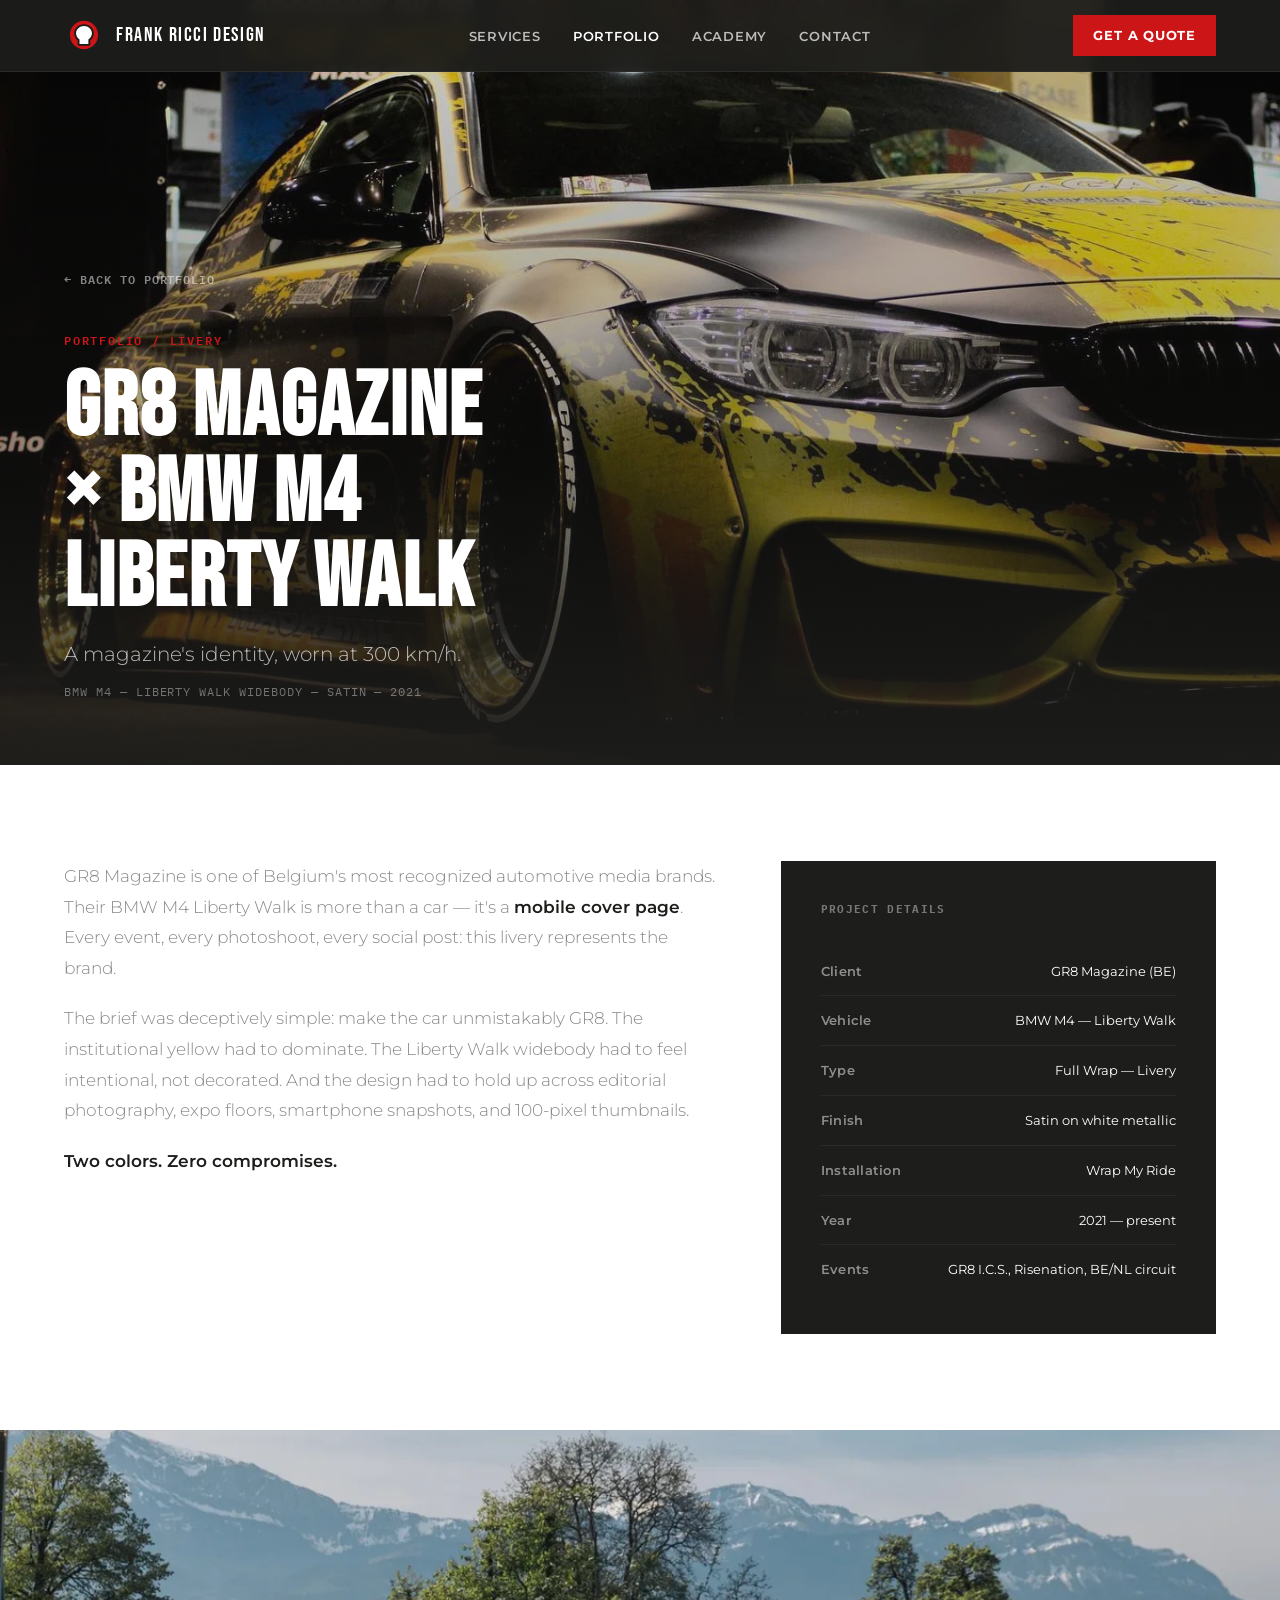
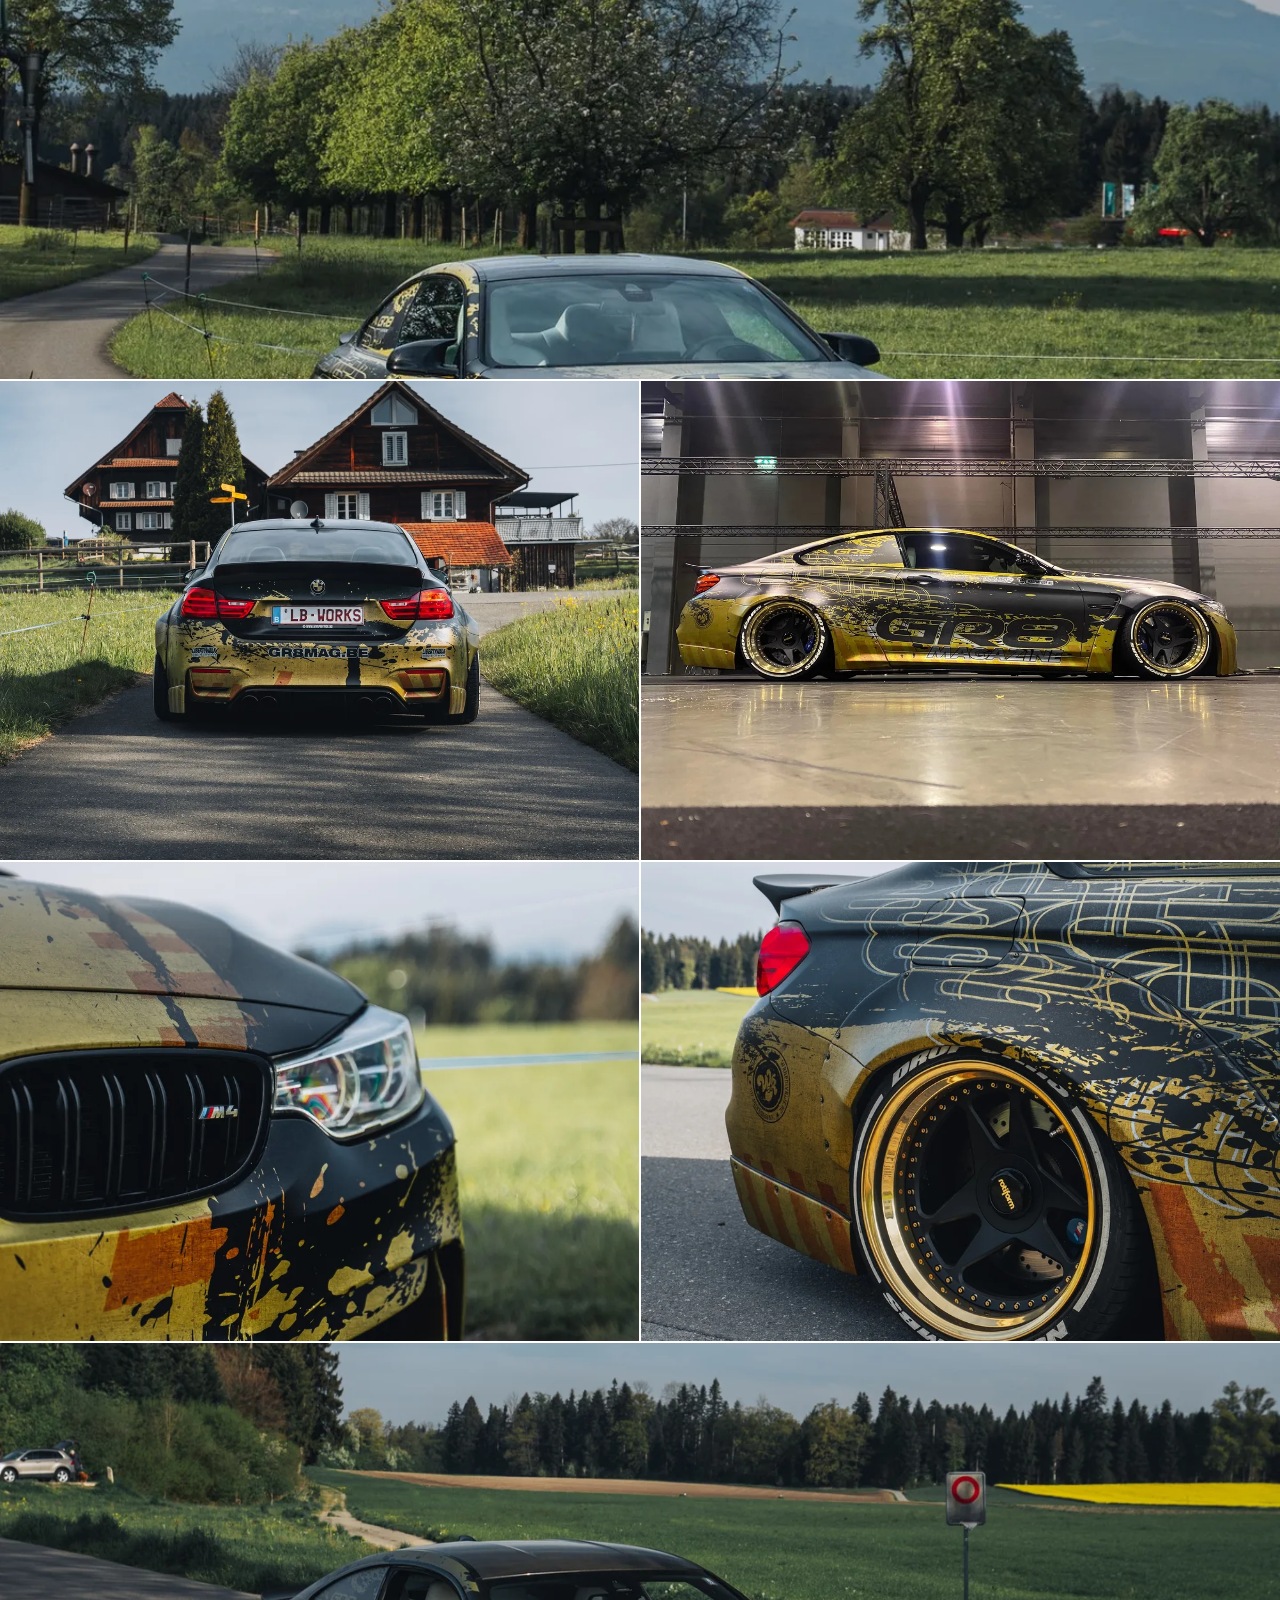
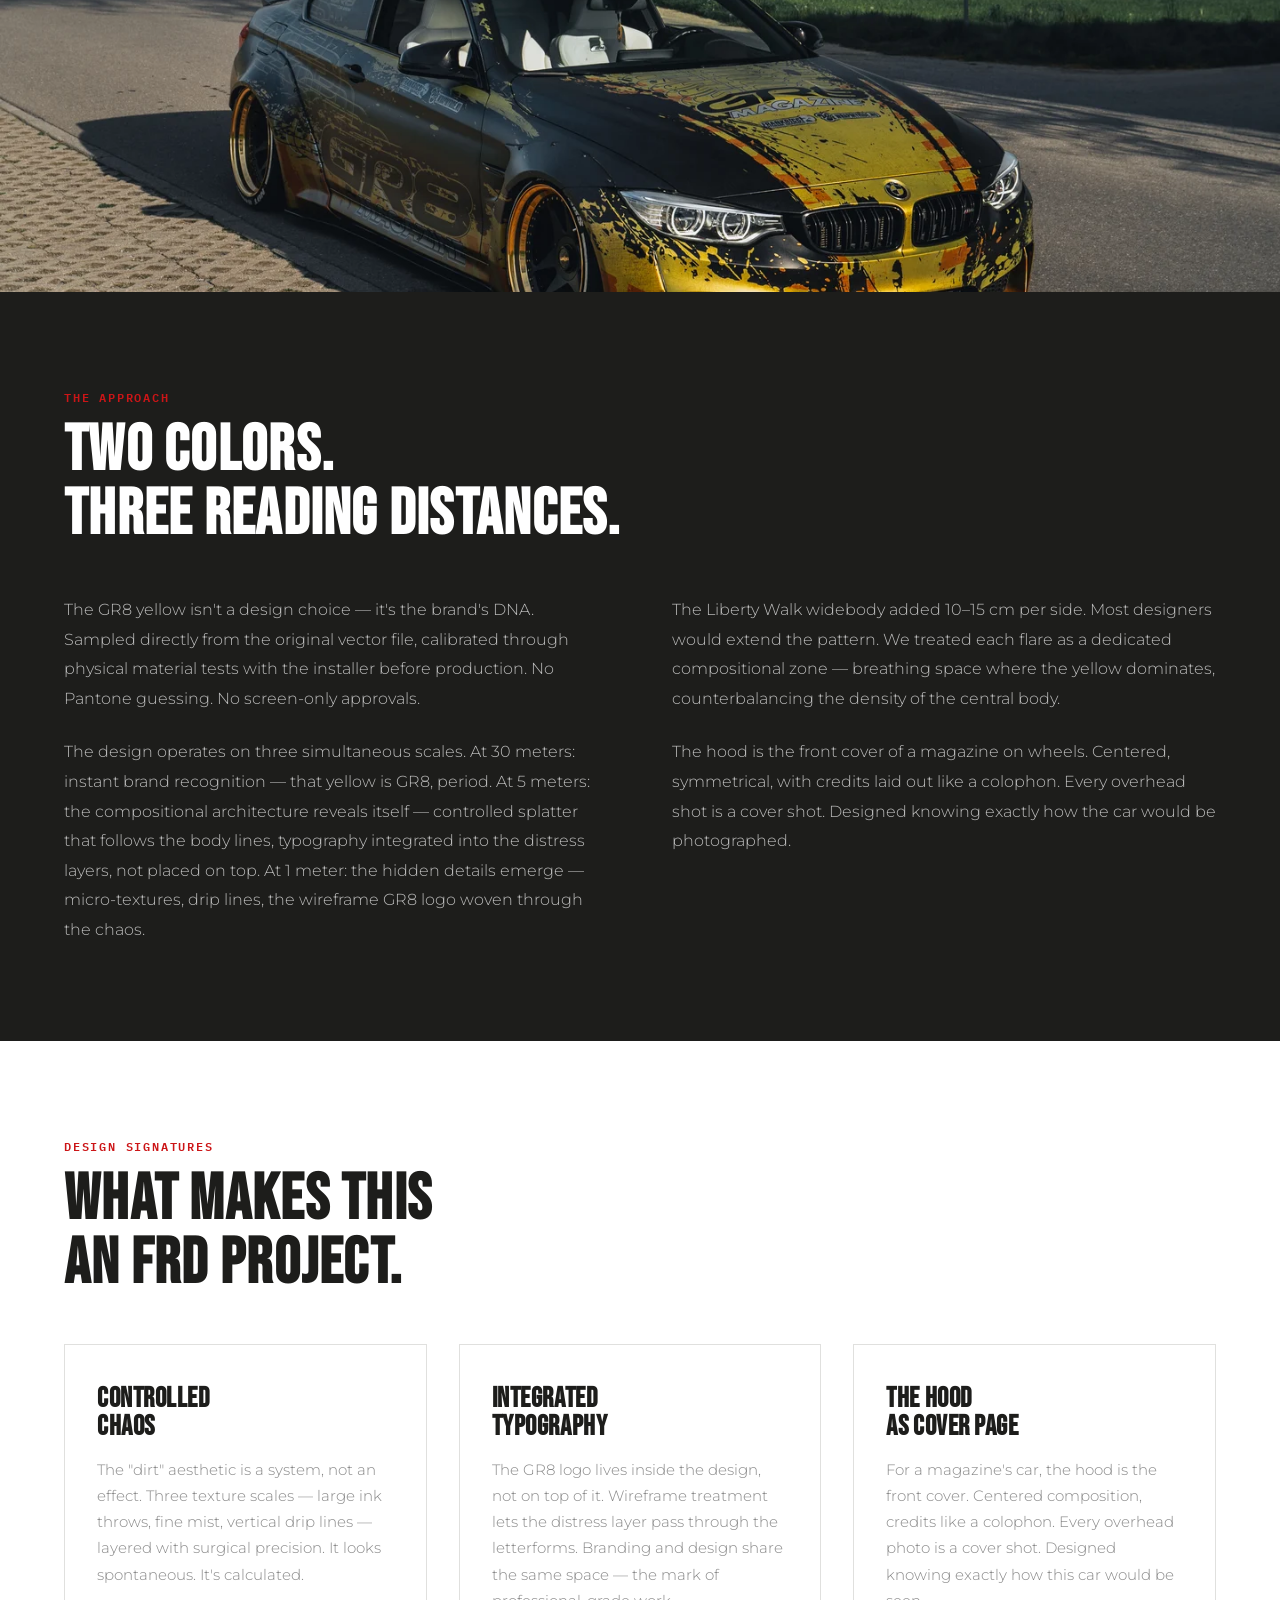
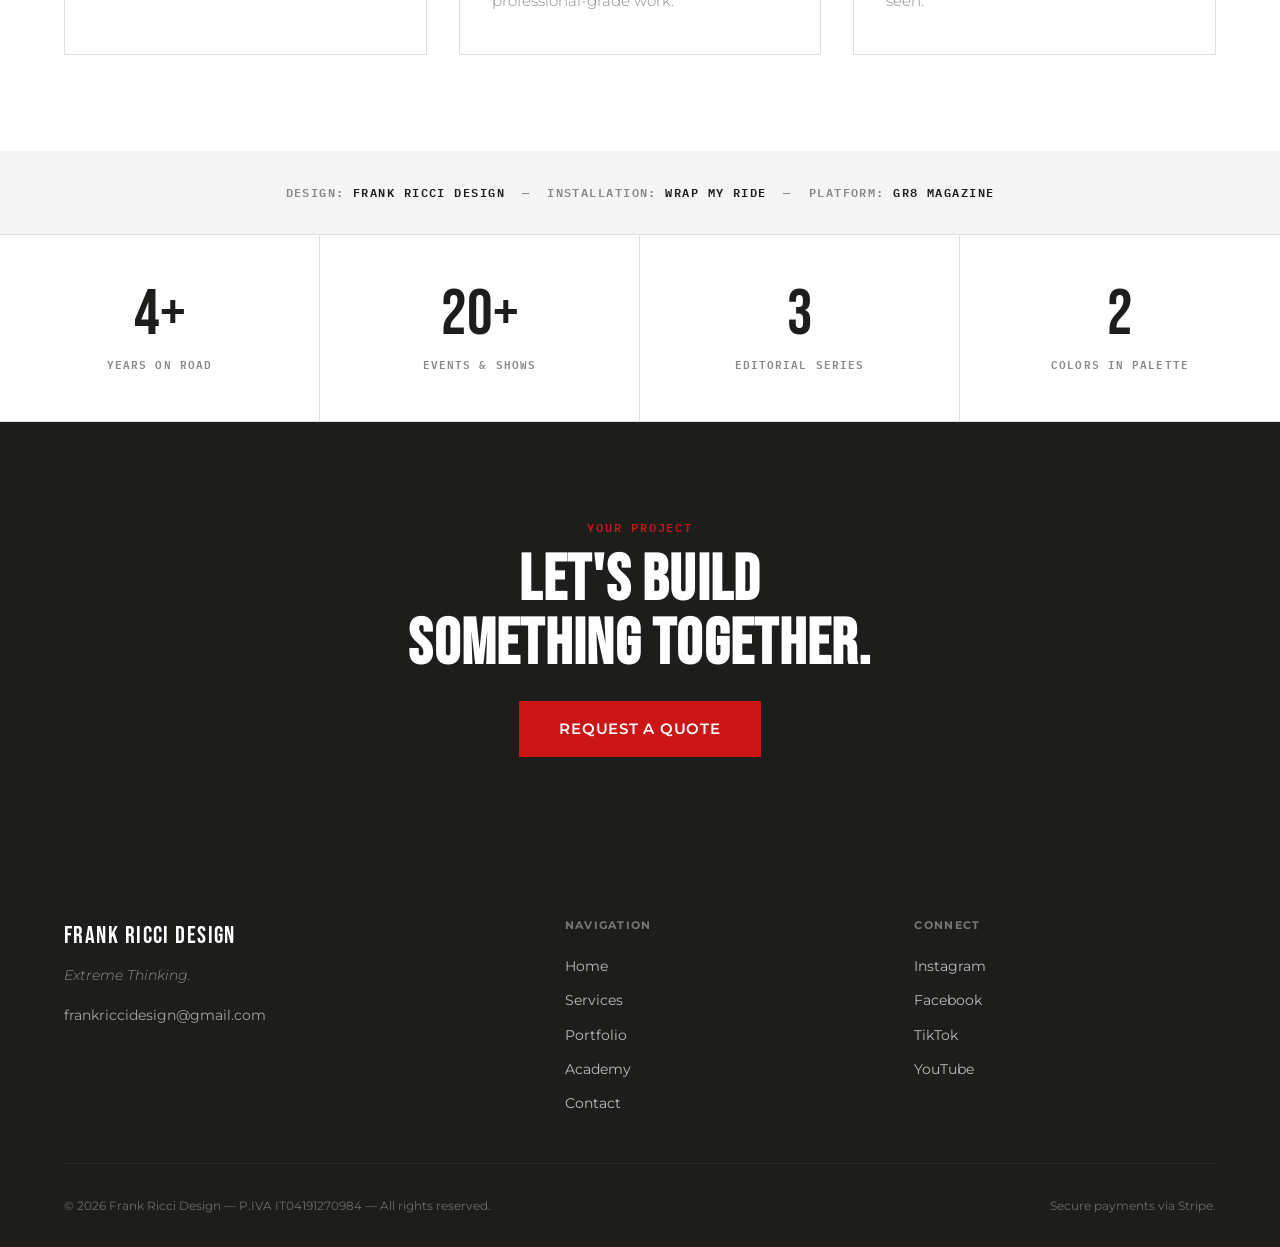
<file: pages/portfolio-gr8-m4.html>
<!DOCTYPE html>
<html lang="en">
<head>
  <meta charset="UTF-8">
  <meta name="viewport" content="width=device-width, initial-scale=1.0">
  <title>GR8 Magazine × BMW M4 Liberty Walk — Frank Ricci Design</title>
  <meta name="description" content="Full wrap livery for GR8 Magazine's BMW M4 Liberty Walk. Two colors, three reading distances, one mobile cover page. Design by Frank Ricci Design, installed by Wrap My Ride.">
  <meta property="og:title" content="GR8 Magazine × BMW M4 Liberty Walk — Frank Ricci Design">
  <meta property="og:description" content="Full wrap livery for GR8 Magazine's BMW M4 Liberty Walk widebody. Two colors. Zero compromises.">
  <meta property="og:type" content="article">
  <meta property="og:url" content="https://frankriccidesign.com/pages/portfolio-gr8-m4.html">
  <meta property="og:image" content="https://frankriccidesign.com/assets/img/portfolio/gr8-m4/hero.webp">
  <meta property="og:image:width" content="1200">
  <meta property="og:image:height" content="630">
  <meta property="og:site_name" content="Frank Ricci Design">
  <meta name="twitter:card" content="summary_large_image">
  <meta name="twitter:title" content="GR8 Magazine × BMW M4 Liberty Walk — Frank Ricci Design">
  <meta name="twitter:description" content="Full wrap livery for GR8 Magazine's BMW M4 Liberty Walk. Two colors. Zero compromises.">
  <meta name="twitter:image" content="https://frankriccidesign.com/assets/img/portfolio/gr8-m4/hero.webp">

  <link rel="icon" href="/favicon.svg" type="image/svg+xml">
  <script async src="https://www.googletagmanager.com/gtag/js?id=G-75PV2FYFJY"></script>
  <script>window.dataLayer=window.dataLayer||[];function gtag(){dataLayer.push(arguments);}gtag('js',new Date());gtag('config','G-75PV2FYFJY',{anonymize_ip:true});</script>

  <link rel="preconnect" href="https://fonts.googleapis.com">
  <link rel="preconnect" href="https://fonts.gstatic.com" crossorigin>
  <link href="https://fonts.googleapis.com/css2?family=Bebas+Neue&family=IBM+Plex+Mono:wght@400;600&family=Montserrat:ital,wght@0,300;0,400;0,600;0,700;1,300&display=swap" rel="stylesheet">

  <link rel="stylesheet" href="../assets/css/global.css">

  <style>
    /* ===== PROJECT PAGE STYLES ===== */

    /* Hero */
    .project-hero {
      position: relative;
      height: 85vh;
      min-height: 500px;
      display: flex;
      align-items: flex-end;
      overflow: hidden;
    }
    .project-hero__img {
      position: absolute;
      inset: 0;
      width: 100%;
      height: 100%;
      object-fit: cover;
    }
    .project-hero__overlay {
      position: absolute;
      inset: 0;
      background: linear-gradient(
        to top,
        rgba(29,29,27,0.95) 0%,
        rgba(29,29,27,0.4) 40%,
        rgba(29,29,27,0.15) 100%
      );
    }
    .project-hero__content {
      position: relative;
      z-index: 2;
      padding: 0 0 64px;
      width: 100%;
    }
    .project-hero__eyebrow {
      font-family: var(--font-mono);
      font-size: 12px;
      font-weight: 600;
      letter-spacing: 0.15em;
      text-transform: uppercase;
      color: var(--red);
      margin-bottom: 16px;
    }
    .project-hero__title {
      font-family: var(--font-display);
      font-size: clamp(40px, 7vw, 96px);
      line-height: 0.95;
      letter-spacing: 0.02em;
      color: var(--white);
      margin-bottom: 16px;
    }
    .project-hero__subtitle {
      font-size: 20px;
      font-weight: 300;
      color: rgba(255,255,255,0.7);
      max-width: 560px;
      line-height: 1.6;
      margin-bottom: 12px;
    }
    .project-hero__meta {
      font-family: var(--font-mono);
      font-size: 12px;
      font-weight: 400;
      letter-spacing: 0.08em;
      color: rgba(255,255,255,0.4);
      text-transform: uppercase;
    }

    /* Back link */
    .back-link {
      display: inline-flex;
      align-items: center;
      gap: 8px;
      font-family: var(--font-mono);
      font-size: 12px;
      font-weight: 600;
      letter-spacing: 0.08em;
      text-transform: uppercase;
      color: rgba(255,255,255,0.5);
      padding: calc(var(--nav-h) + 24px) 0 0;
      transition: color 0.2s;
    }
    .back-link:hover { color: var(--white); }

    /* Overview section */
    .overview {
      display: grid;
      grid-template-columns: 1.5fr 1fr;
      gap: 64px;
      padding: 96px 0;
      align-items: start;
    }
    .overview__copy p {
      font-size: 17px;
      font-weight: 300;
      line-height: 1.8;
      color: var(--gray);
      margin-bottom: 20px;
    }
    .overview__copy p:last-child { margin-bottom: 0; }
    .overview__copy strong { color: var(--dark); font-weight: 600; }

    /* Specs card */
    .specs {
      background: var(--dark);
      padding: 40px;
    }
    .specs__title {
      font-family: var(--font-mono);
      font-size: 11px;
      font-weight: 700;
      letter-spacing: 0.12em;
      text-transform: uppercase;
      color: rgba(255,255,255,0.4);
      margin-bottom: 28px;
    }
    .specs__row {
      display: flex;
      justify-content: space-between;
      padding: 14px 0;
      border-bottom: 1px solid var(--border);
    }
    .specs__row:last-child { border-bottom: none; }
    .specs__label {
      font-size: 13px;
      font-weight: 600;
      color: rgba(255,255,255,0.5);
      letter-spacing: 0.02em;
    }
    .specs__value {
      font-size: 13px;
      color: var(--white);
      text-align: right;
    }

    /* Gallery */
    .gallery {
      display: grid;
      grid-template-columns: 1fr 1fr;
      gap: 2px;
    }
    .gallery__item {
      aspect-ratio: 4/3;
      overflow: hidden;
    }
    .gallery__item--wide {
      grid-column: span 2;
      aspect-ratio: 21/9;
    }
    .gallery__img {
      width: 100%;
      height: 100%;
      object-fit: cover;
      transition: transform 0.5s ease;
    }
    .gallery__item:hover .gallery__img {
      transform: scale(1.03);
    }

    /* Approach section */
    .approach {
      background: var(--dark);
      color: var(--white);
      padding: 96px 0;
    }
    .approach__grid {
      display: grid;
      grid-template-columns: 1fr 1fr;
      gap: 64px;
      align-items: start;
    }
    .approach__text p {
      font-size: 16px;
      font-weight: 300;
      line-height: 1.85;
      color: rgba(255,255,255,0.7);
      margin-bottom: 24px;
    }
    .approach__text p:last-child { margin-bottom: 0; }

    /* Signature cards */
    .signatures {
      padding: 96px 0;
    }
    .sig-grid {
      display: grid;
      grid-template-columns: repeat(3, 1fr);
      gap: 32px;
      margin-top: 48px;
    }
    .sig-card {
      padding: 40px 32px;
      border: 1px solid #e0e0de;
      transition: border-color 0.3s;
    }
    .sig-card:hover {
      border-color: var(--red);
    }
    .sig-card__title {
      font-family: var(--font-display);
      font-size: 28px;
      letter-spacing: 0.02em;
      margin-bottom: 16px;
      line-height: 1;
    }
    .sig-card__text {
      font-size: 15px;
      font-weight: 300;
      line-height: 1.75;
      color: var(--gray);
    }

    /* Partnership strip */
    .partner-strip {
      background: var(--light);
      padding: 32px 0;
      text-align: center;
    }
    .partner-strip__text {
      font-family: var(--font-mono);
      font-size: 12px;
      font-weight: 600;
      letter-spacing: 0.12em;
      text-transform: uppercase;
      color: var(--gray);
    }
    .partner-strip__text span {
      color: var(--dark);
    }

    /* Stats row */
    .stats {
      display: grid;
      grid-template-columns: repeat(4, 1fr);
      gap: 0;
      border-top: 1px solid #e0e0de;
      border-bottom: 1px solid #e0e0de;
    }
    .stat {
      padding: 48px 32px;
      text-align: center;
      border-right: 1px solid #e0e0de;
    }
    .stat:last-child { border-right: none; }
    .stat__value {
      font-family: var(--font-display);
      font-size: clamp(40px, 5vw, 64px);
      color: var(--dark);
      line-height: 1;
      margin-bottom: 8px;
    }
    .stat__label {
      font-family: var(--font-mono);
      font-size: 11px;
      font-weight: 600;
      letter-spacing: 0.1em;
      text-transform: uppercase;
      color: var(--gray);
    }

    /* Responsive */
    @media (max-width: 900px) {
      .overview { grid-template-columns: 1fr; gap: 40px; }
      .approach__grid { grid-template-columns: 1fr; gap: 40px; }
      .sig-grid { grid-template-columns: 1fr; }
      .stats { grid-template-columns: 1fr 1fr; }
      .stat { border-bottom: 1px solid #e0e0de; }
    }
    @media (max-width: 600px) {
      .gallery { grid-template-columns: 1fr; }
      .gallery__item--wide { grid-column: span 1; aspect-ratio: 4/3; }
      .stats { grid-template-columns: 1fr; }
      .project-hero { height: 65vh; min-height: 400px; }
    }
  </style>
</head>
<body>

  <nav class="nav" id="nav">
    <div class="nav__inner">
      <a href="../index.html" class="nav__logo">
        <div class="nav__logo-stamp">
          <svg viewBox="0 0 1700.79 1700.79" xmlns="http://www.w3.org/2000/svg">
            <style>.ns2{fill:#cc1517}</style>
            <path class="ns2" d="M850.38,248.16c-332.59,0-602.2,269.64-602.2,602.23s269.6,602.23,602.2,602.23,602.22-269.64,602.22-602.23S1182.96,248.16,850.38,248.16ZM1116.51,1082.59l-.04,147.27c0,44.15-35.8,79.92-79.98,79.92h-377.07c-44.14,0-79.94-35.77-79.94-79.94v-151.07c-93.17-73.72-147.6-182.04-147.6-297.56,0-215.17,187.73-390.22,418.52-390.22s418.4,175.05,418.4,390.22c0,117.9-56.12,227.6-152.29,301.38Z"/>
            <path fill="#fff" d="M850.41,470.92c-187,0-338.53,138.93-338.53,310.29,0,106.46,58.49,200.38,147.54,256.26v192.36h377.07v-189.37c91.79-55.52,152.37-150.9,152.37-259.25,0-171.36-151.53-310.29-338.46-310.29Z"/>
          </svg>
        </div>
        <span class="nav__logo-text">FRANK RICCI DESIGN</span>
      </a>
      <ul class="nav__links">
        <li><a href="services.html" class="nav__link">Services</a></li>
        <li><a href="portfolio.html" class="nav__link active">Portfolio</a></li>
        <li><a href="academy.html" class="nav__link">Academy</a></li>
        <li><a href="contact.html" class="nav__link">Contact</a></li>
      </ul>
      <a href="contact.html" class="nav__cta">Get a Quote</a>
      <button class="nav__hamburger" id="navToggle" aria-label="Menu" aria-expanded="false"><span></span><span></span><span></span></button>
    </div>
  </nav>
  <div class="nav__mobile" id="navMobile">
    <a href="services.html" class="nav__link">Services</a>
    <a href="portfolio.html" class="nav__link">Portfolio</a>
    <a href="academy.html" class="nav__link">Academy</a>
    <a href="contact.html" class="nav__link">Contact</a>
    <a href="contact.html" class="btn btn--primary" style="align-self:flex-start;margin-top:8px">Get a Quote</a>
  </div>

  <!-- HERO -->
  <section class="project-hero">
<img src="../assets/img/portfolio/gr8-m4/hero.webp"
         alt="BMW M4 Liberty Walk — GR8 Magazine wrap design by Frank Ricci Design — front quarter warm light"
         class="project-hero__img">
    <div class="project-hero__overlay"></div>
    <div class="project-hero__content">
      <div class="container">
        <a href="portfolio.html" class="back-link">← Back to Portfolio</a>
        <div style="margin-top:40px">
          <div class="project-hero__eyebrow">Portfolio / Livery</div>
          <h1 class="project-hero__title">GR8 Magazine<br>× BMW M4<br>Liberty Walk</h1>
          <p class="project-hero__subtitle">A magazine's identity, worn at 300 km/h.</p>
          <div class="project-hero__meta">BMW M4 — Liberty Walk Widebody — Satin — 2021</div>
        </div>
      </div>
    </div>
  </section>

  <main>

    <!-- OVERVIEW -->
    <div class="container">
      <div class="overview">
        <div class="overview__copy">
          <p>GR8 Magazine is one of Belgium's most recognized automotive media brands. Their BMW M4 Liberty Walk is more than a car — it's a <strong>mobile cover page</strong>. Every event, every photoshoot, every social post: this livery represents the brand.</p>
          <p>The brief was deceptively simple: make the car unmistakably GR8. The institutional yellow had to dominate. The Liberty Walk widebody had to feel intentional, not decorated. And the design had to hold up across editorial photography, expo floors, smartphone snapshots, and 100-pixel thumbnails.</p>
          <p><strong>Two colors. Zero compromises.</strong></p>
        </div>
        <div class="specs">
          <div class="specs__title">Project Details</div>
          <div class="specs__row">
            <span class="specs__label">Client</span>
            <span class="specs__value">GR8 Magazine (BE)</span>
          </div>
          <div class="specs__row">
            <span class="specs__label">Vehicle</span>
            <span class="specs__value">BMW M4 — Liberty Walk</span>
          </div>
          <div class="specs__row">
            <span class="specs__label">Type</span>
            <span class="specs__value">Full Wrap — Livery</span>
          </div>
          <div class="specs__row">
            <span class="specs__label">Finish</span>
            <span class="specs__value">Satin on white metallic</span>
          </div>
          <div class="specs__row">
            <span class="specs__label">Installation</span>
            <span class="specs__value">Wrap My Ride</span>
          </div>
          <div class="specs__row">
            <span class="specs__label">Year</span>
            <span class="specs__value">2021 — present</span>
          </div>
          <div class="specs__row">
            <span class="specs__label">Events</span>
            <span class="specs__value">GR8 I.C.S., Risenation, BE/NL circuit</span>
          </div>
        </div>
      </div>
    </div>

    <!-- GALLERY -->
    <section class="gallery">
<div class="gallery__item gallery__item--wide">
        <img src="../assets/img/portfolio/gr8-m4/editorial-alps-panorama.webp"
             alt="BMW M4 Liberty Walk GR8 Magazine wrap front quarter alps panorama"
             class="gallery__img" loading="lazy">
      </div>
      <div class="gallery__item">
        <img src="../assets/img/portfolio/gr8-m4/editorial-rear-swiss-village.webp"
             alt="BMW M4 Liberty Walk GR8 Magazine wrap rear centered swiss village"
             class="gallery__img" loading="lazy">
      </div>
      <div class="gallery__item">
        <img src="../assets/img/portfolio/gr8-m4/evento-side-profile.webp"
             alt="BMW M4 Liberty Walk GR8 Magazine wrap side profile driver expo"
             class="gallery__img" loading="lazy">
      </div>
      <div class="gallery__item">
        <img src="../assets/img/portfolio/gr8-m4/editorial-closeup-nose.webp"
             alt="BMW M4 Liberty Walk GR8 Magazine wrap close up nose splatter detail"
             class="gallery__img" loading="lazy">
      </div>
      <div class="gallery__item">
        <img src="../assets/img/portfolio/gr8-m4/editorial-closeup-wheel-fender.webp"
             alt="BMW M4 Liberty Walk GR8 Magazine wrap close up rear wheel Rotiform fender"
             class="gallery__img" loading="lazy">
      </div>
      <div class="gallery__item gallery__item--wide">
        <img src="../assets/img/portfolio/gr8-m4/render-full-highres.webp"
             alt="BMW M4 Liberty Walk GR8 Magazine wrap design render full view"
             class="gallery__img" loading="lazy">
      </div>
    </section>

    <!-- THE APPROACH -->
    <section class="approach">
      <div class="container">
        <div class="section__eyebrow" style="color:var(--red)">The Approach</div>
        <h2 class="section__title" style="color:var(--white);margin-bottom:48px">Two Colors.<br>Three Reading Distances.</h2>
        <div class="approach__grid">
          <div class="approach__text">
            <p>The GR8 yellow isn't a design choice — it's the brand's DNA. Sampled directly from the original vector file, calibrated through physical material tests with the installer before production. No Pantone guessing. No screen-only approvals.</p>
            <p>The design operates on three simultaneous scales. At 30 meters: instant brand recognition — that yellow is GR8, period. At 5 meters: the compositional architecture reveals itself — controlled splatter that follows the body lines, typography integrated into the distress layers, not placed on top. At 1 meter: the hidden details emerge — micro-textures, drip lines, the wireframe GR8 logo woven through the chaos.</p>
          </div>
          <div class="approach__text">
            <p>The Liberty Walk widebody added 10–15 cm per side. Most designers would extend the pattern. We treated each flare as a dedicated compositional zone — breathing space where the yellow dominates, counterbalancing the density of the central body.</p>
            <p>The hood is the front cover of a magazine on wheels. Centered, symmetrical, with credits laid out like a colophon. Every overhead shot is a cover shot. Designed knowing exactly how the car would be photographed.</p>
          </div>
        </div>
      </div>
    </section>

    <!-- DESIGN SIGNATURES -->
    <section class="signatures">
      <div class="container">
        <div class="section__eyebrow">Design Signatures</div>
        <h2 class="section__title">What Makes This<br>an FRD Project.</h2>
        <div class="sig-grid">
          <div class="sig-card">
            <h3 class="sig-card__title">Controlled<br>Chaos</h3>
            <p class="sig-card__text">The "dirt" aesthetic is a system, not an effect. Three texture scales — large ink throws, fine mist, vertical drip lines — layered with surgical precision. It looks spontaneous. It's calculated.</p>
          </div>
          <div class="sig-card">
            <h3 class="sig-card__title">Integrated<br>Typography</h3>
            <p class="sig-card__text">The GR8 logo lives inside the design, not on top of it. Wireframe treatment lets the distress layer pass through the letterforms. Branding and design share the same space — the mark of professional-grade work.</p>
          </div>
          <div class="sig-card">
            <h3 class="sig-card__title">The Hood<br>as Cover Page</h3>
            <p class="sig-card__text">For a magazine's car, the hood is the front cover. Centered composition, credits like a colophon. Every overhead photo is a cover shot. Designed knowing exactly how this car would be seen.</p>
          </div>
        </div>
      </div>
    </section>

    <!-- PARTNERSHIP STRIP -->
    <div class="partner-strip">
      <div class="container">
        <p class="partner-strip__text">
          Design: <span>Frank Ricci Design</span> &nbsp;—&nbsp;
          Installation: <span>Wrap My Ride</span> &nbsp;—&nbsp;
          Platform: <span>GR8 Magazine</span>
        </p>
      </div>
    </div>

    <!-- STATS -->
    <div class="stats">
      <div class="stat">
        <div class="stat__value">4+</div>
        <div class="stat__label">Years on Road</div>
      </div>
      <div class="stat">
        <div class="stat__value">20+</div>
        <div class="stat__label">Events & Shows</div>
      </div>
      <div class="stat">
        <div class="stat__value">3</div>
        <div class="stat__label">Editorial Series</div>
      </div>
      <div class="stat">
        <div class="stat__value">2</div>
        <div class="stat__label">Colors in Palette</div>
      </div>
    </div>

    <!-- CTA -->
    <section class="section section--dark" style="text-align:center;padding:96px 0">
      <div class="container">
        <div class="section__eyebrow" style="color:var(--red)">Your Project</div>
        <h2 class="section__title" style="color:var(--white);margin-bottom:24px">Let's Build<br>Something Together.</h2>
        <a href="contact.html" class="btn btn--primary" style="font-size:15px;padding:16px 40px">Request a Quote</a>
      </div>
    </section>

  </main>

  <!-- FOOTER -->
  <footer class="footer">
    <div class="container">
      <div class="footer__grid">
        <div>
          <div class="footer__brand-name">Frank Ricci Design</div>
          <div class="footer__brand-payoff">Extreme Thinking.</div>
          <a href="mailto:frankriccidesign@gmail.com" style="color:rgba(255,255,255,0.6);font-size:14px">frankriccidesign@gmail.com</a>
        </div>
        <div>
          <div class="footer__col-title">Navigation</div>
          <nav class="footer__nav">
            <a href="../index.html">Home</a>
            <a href="services.html">Services</a>
            <a href="portfolio.html">Portfolio</a>
            <a href="academy.html">Academy</a>
            <a href="contact.html">Contact</a>
          </nav>
        </div>
        <div>
          <div class="footer__col-title">Connect</div>
          <div class="footer__connect">
            <a href="https://www.instagram.com/frankriccidesign" target="_blank" rel="noopener">Instagram</a>
            <a href="#" target="_blank" rel="noopener">Facebook</a>
            <a href="#" target="_blank" rel="noopener">TikTok</a>
            <a href="#" target="_blank" rel="noopener">YouTube</a>
          </div>
        </div>
      </div>
      <div class="footer__bottom">
        <span>© 2026 Frank Ricci Design — P.IVA IT04191270984 — All rights reserved.</span>
        <span>Secure payments via Stripe.</span>
      </div>
    </div>
  </footer>

  <script src="../assets/js/main.js"></script>
  <script async src="https://www.googletagmanager.com/gtag/js?id=G-75PV2FYFJY"></script>
  <script>
    window.dataLayer = window.dataLayer || [];
    function gtag(){dataLayer.push(arguments);}
    gtag('js', new Date());
    gtag('config', 'G-75PV2FYFJY', { anonymize_ip: true });
  </script>
</body>
</html>
</file>
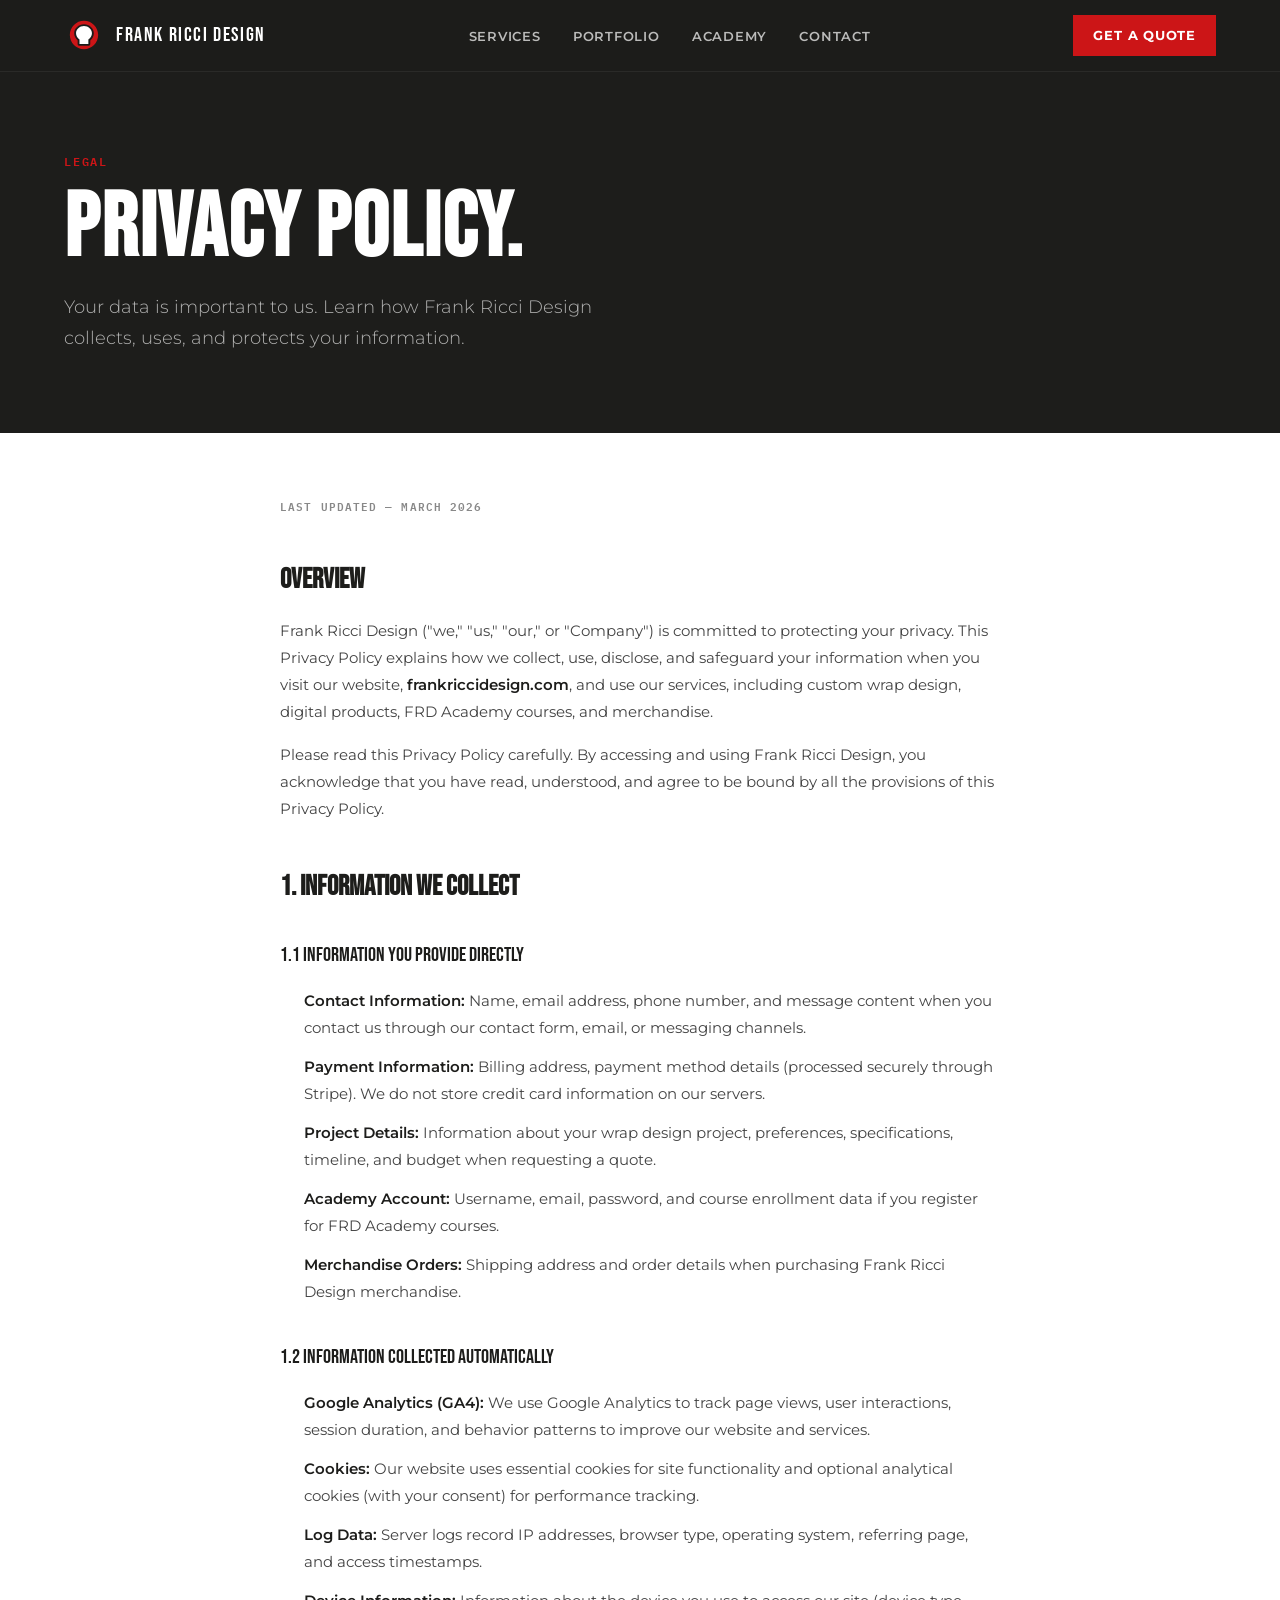
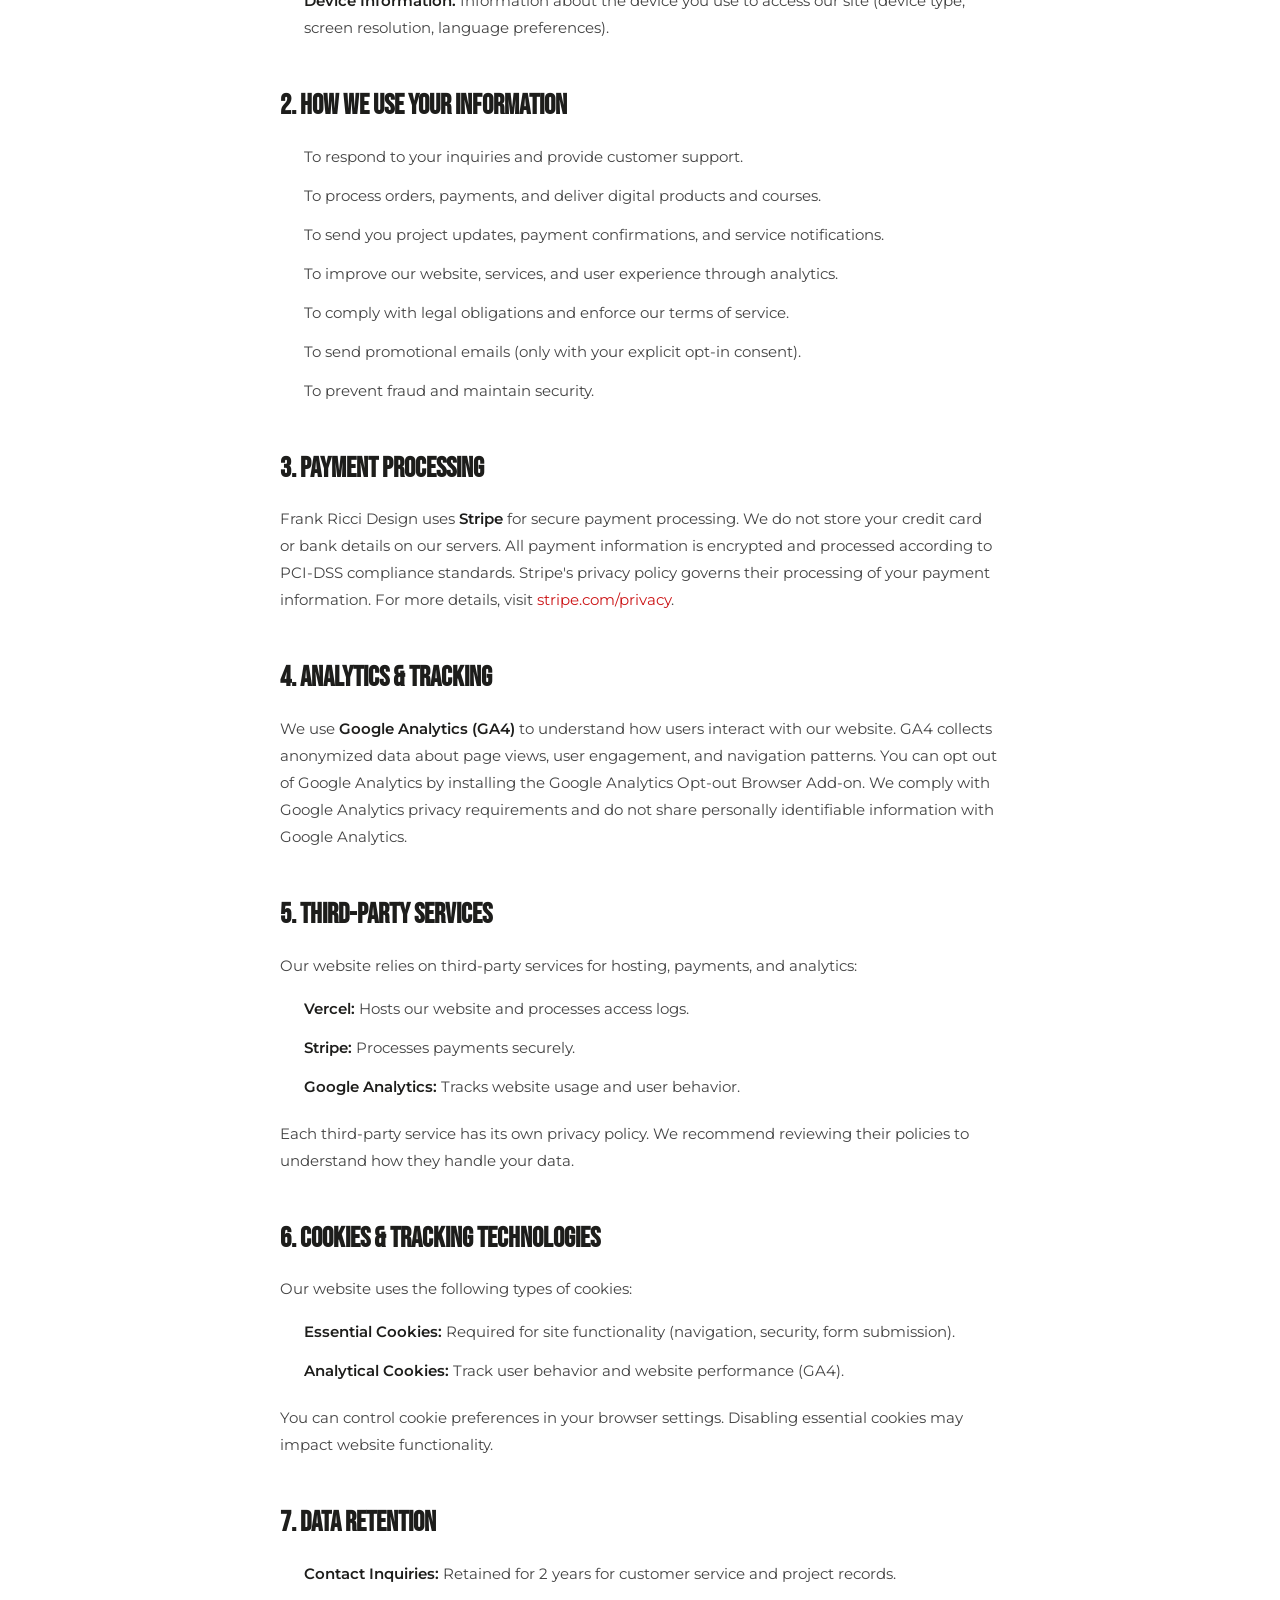
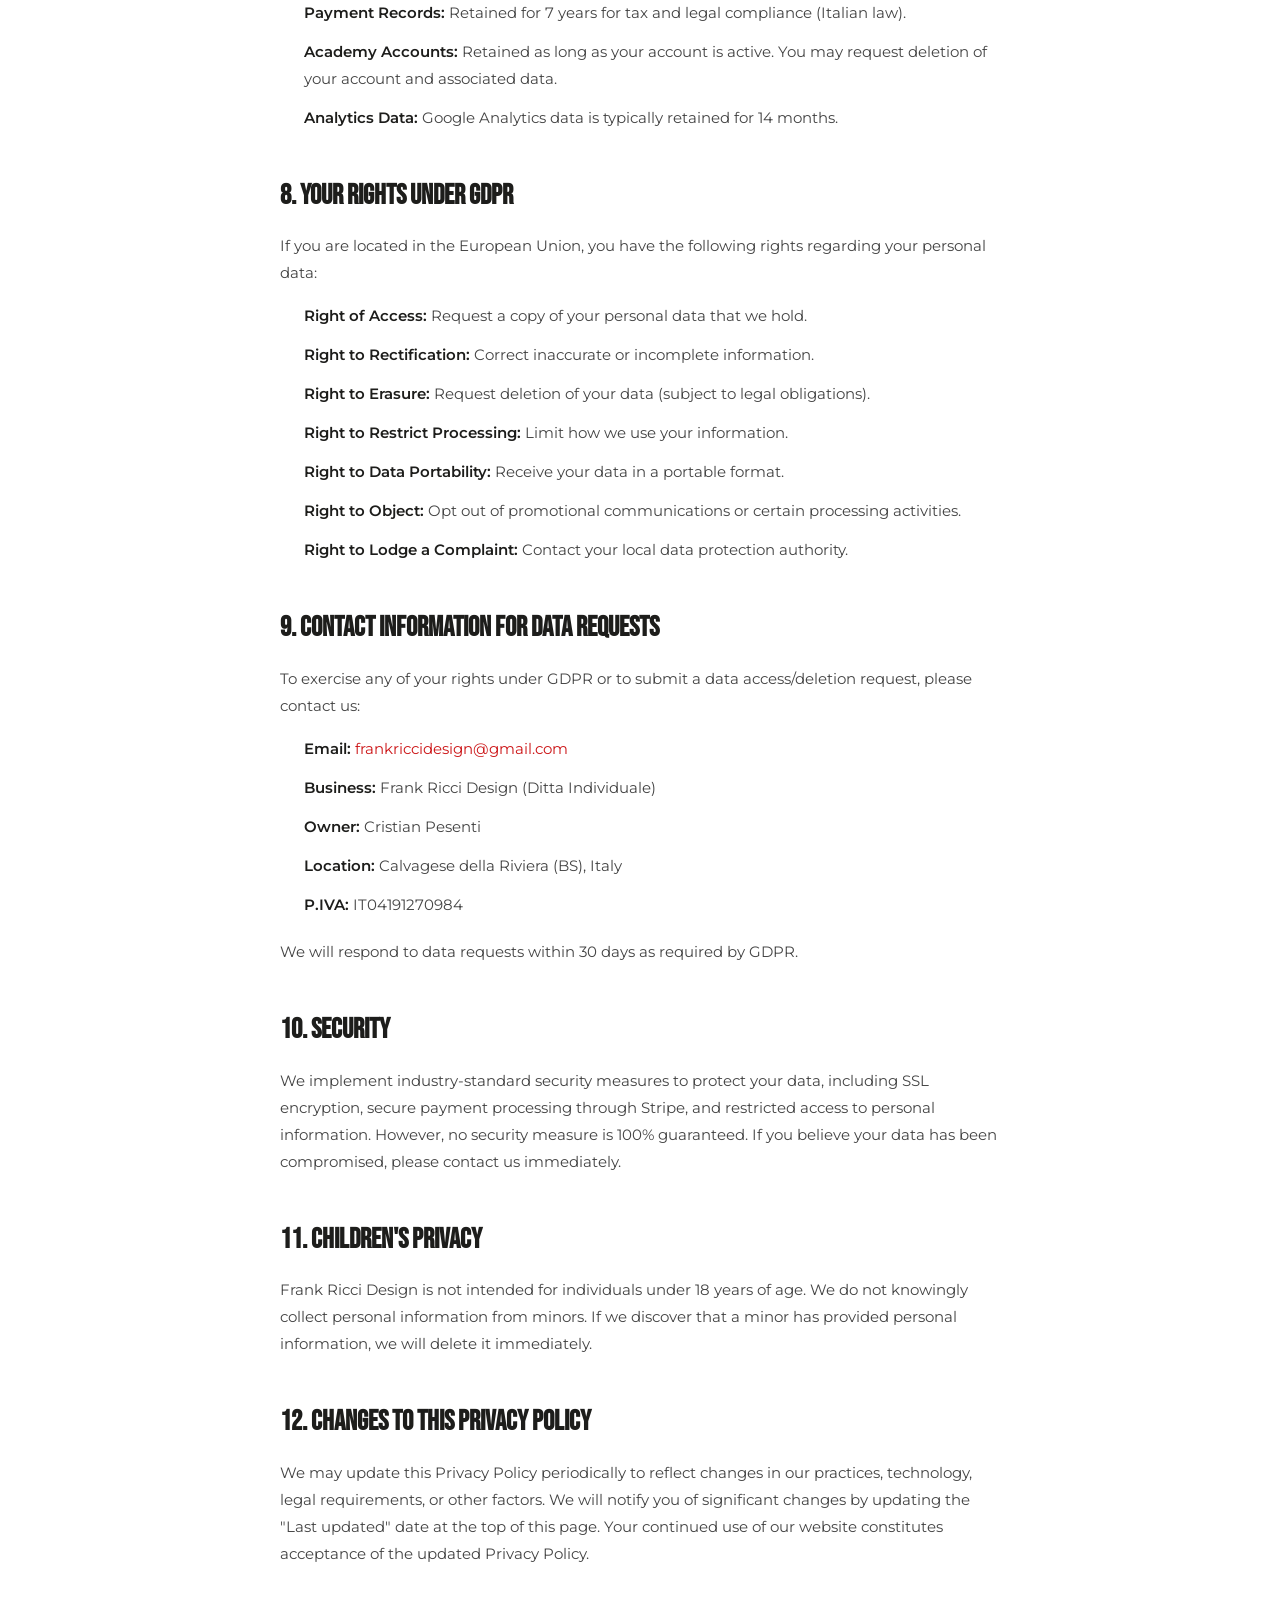
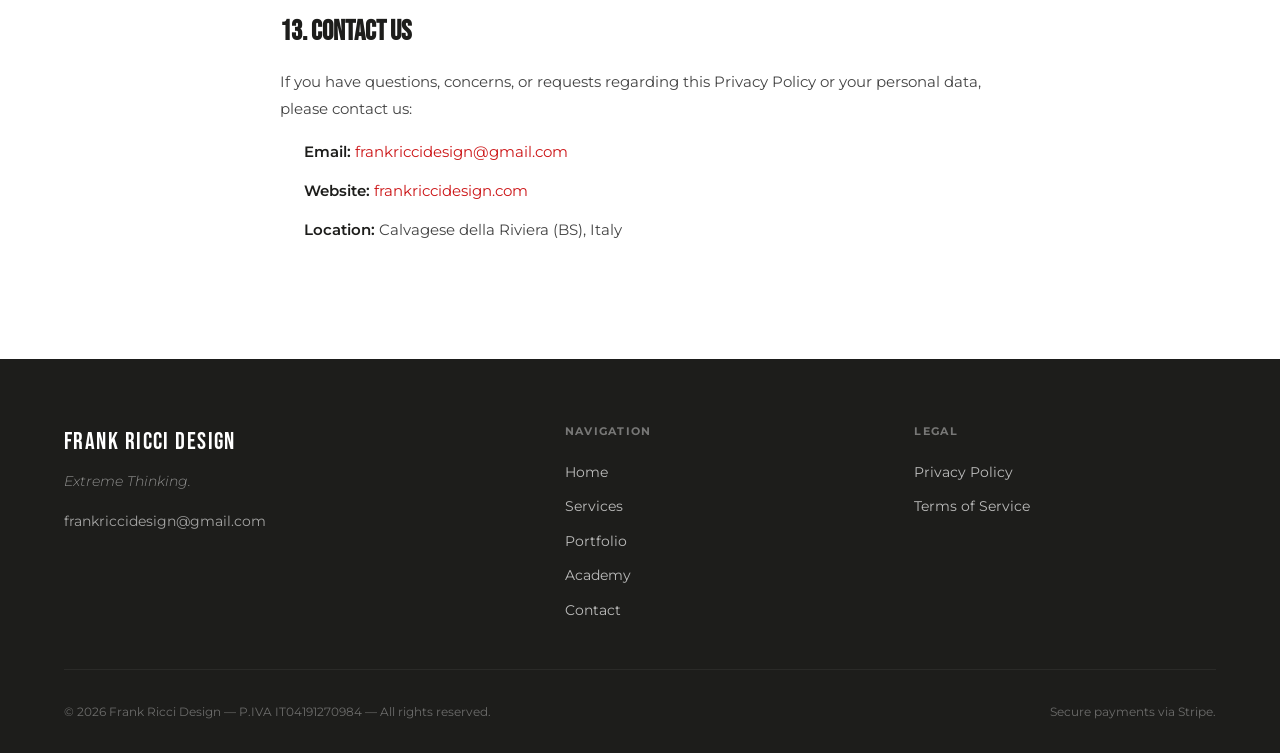
<file: pages/privacy-policy.html>
<!DOCTYPE html>
<html lang="en">
<head>
  <meta charset="UTF-8">
  <meta name="viewport" content="width=device-width, initial-scale=1.0">
  <title>Privacy Policy — Frank Ricci Design</title>
  <meta name="description" content="Privacy policy for Frank Ricci Design. Learn how we collect, use, and protect your data in compliance with GDPR.">
  <meta property="og:title" content="Privacy Policy — Frank Ricci Design">
  <meta property="og:description" content="Privacy policy and data protection information for Frank Ricci Design.">
  <link rel="icon" href="/favicon.svg" type="image/svg+xml">
  <link rel="preconnect" href="https://fonts.googleapis.com">
  <link rel="preconnect" href="https://fonts.gstatic.com" crossorigin>
  <link href="https://fonts.googleapis.com/css2?family=Bebas+Neue&family=IBM+Plex+Mono:wght@400;600&family=Montserrat:ital,wght@0,300;0,400;0,600;0,700;1,300&display=swap" rel="stylesheet">
  <link rel="stylesheet" href="../assets/css/global.css">
  <style>
    /* ── Legal page layout ── */
    .legal-content {
      max-width: 720px;
      margin: 0 auto;
      padding: 64px 0 96px;
    }

    .legal-content h2 {
      font-family: var(--font-display);
      font-size: 28px;
      color: var(--dark);
      line-height: 1.2;
      margin-top: 48px;
      margin-bottom: 20px;
    }

    .legal-content h3 {
      font-family: var(--font-display);
      font-size: 20px;
      color: var(--dark);
      margin-top: 36px;
      margin-bottom: 16px;
      font-weight: 400;
    }

    .legal-content p {
      font-family: var(--font-body);
      font-size: 15px;
      color: #444;
      line-height: 1.8;
      margin-bottom: 16px;
    }

    .legal-content ul,
    .legal-content ol {
      font-family: var(--font-body);
      font-size: 15px;
      color: #444;
      line-height: 1.8;
      margin-bottom: 20px;
      margin-left: 24px;
    }

    .legal-content li {
      margin-bottom: 12px;
    }

    .legal-content strong {
      color: var(--dark);
      font-weight: 600;
    }

    .legal-content a {
      color: var(--red);
      text-decoration: none;
      transition: opacity .2s;
    }

    .legal-content a:hover {
      opacity: 0.8;
    }

    .legal-meta {
      font-family: var(--font-mono);
      font-size: 11px;
      font-weight: 600;
      letter-spacing: .1em;
      text-transform: uppercase;
      color: var(--gray);
      margin-bottom: 32px;
    }

    /* ── Responsive ── */
    @media (max-width: 768px) {
      .legal-content {
        padding: 48px 0 72px;
      }

      .legal-content h2 {
        font-size: 24px;
        margin-top: 40px;
      }

      .legal-content h3 {
        font-size: 18px;
        margin-top: 32px;
      }
    }
  </style>

  <!-- JSON-LD -->
  <script type="application/ld+json">
  {
    "@context": "https://schema.org",
    "@type": "WebPage",
    "name": "Privacy Policy — Frank Ricci Design",
    "url": "https://frankriccidesign.com/pages/privacy-policy.html",
    "description": "Privacy policy and data protection information for Frank Ricci Design.",
    "publisher": {
      "@type": "LocalBusiness",
      "name": "Frank Ricci Design",
      "email": "frankriccidesign@gmail.com"
    }
  }
  </script>
</head>
<body>

  <nav class="nav" id="nav">
    <div class="nav__inner">
      <a href="../index.html" class="nav__logo">
        <div class="nav__logo-stamp">
          <svg viewBox="0 0 1700.79 1700.79" xmlns="http://www.w3.org/2000/svg">
            <style>.ns2{fill:#cc1517}</style>
            <path class="ns2" d="M850.38,248.16c-332.59,0-602.2,269.64-602.2,602.23s269.6,602.23,602.2,602.23,602.22-269.64,602.22-602.23S1182.96,248.16,850.38,248.16ZM1116.51,1082.59l-.04,147.27c0,44.15-35.8,79.92-79.98,79.92h-377.07c-44.14,0-79.94-35.77-79.94-79.94v-151.07c-93.17-73.72-147.6-182.04-147.6-297.56,0-215.17,187.73-390.22,418.52-390.22s418.4,175.05,418.4,390.22c0,117.9-56.12,227.6-152.29,301.38Z"/>
            <path fill="#fff" d="M850.41,470.92c-187,0-338.53,138.93-338.53,310.29,0,106.46,58.49,200.38,147.54,256.26v192.36h377.07v-189.37c91.79-55.52,152.37-150.9,152.37-259.25,0-171.36-151.53-310.29-338.46-310.29Z"/>
          </svg>
        </div>
        <span class="nav__logo-text">FRANK RICCI DESIGN</span>
      </a>
      <ul class="nav__links">
        <li><a href="services.html" class="nav__link">Services</a></li>
        <li><a href="portfolio.html" class="nav__link">Portfolio</a></li>
        <li><a href="academy.html" class="nav__link">Academy</a></li>
        <li><a href="contact.html" class="nav__link">Contact</a></li>
      </ul>
      <a href="contact.html" class="nav__cta">Get a Quote</a>
      <button class="nav__hamburger" id="navToggle" aria-label="Menu" aria-expanded="false"><span></span><span></span><span></span></button>
    </div>
  </nav>
  <div class="nav__mobile" id="navMobile">
    <a href="services.html" class="nav__link">Services</a>
    <a href="portfolio.html" class="nav__link">Portfolio</a>
    <a href="academy.html" class="nav__link">Academy</a>
    <a href="contact.html" class="nav__link">Contact</a>
    <a href="contact.html" class="btn btn--primary" style="align-self:flex-start;margin-top:8px">Get a Quote</a>
  </div>

  <!-- PAGE HERO -->
  <section class="page-hero">
    <div class="container">
      <div class="page-hero__eyebrow">Legal</div>
      <h1 class="page-hero__title">Privacy Policy.</h1>
      <p class="page-hero__subtitle">Your data is important to us. Learn how Frank Ricci Design collects, uses, and protects your information.</p>
    </div>
  </section>

  <main>
    <div class="container">
      <div class="legal-content">

        <div class="legal-meta">Last updated — March 2026</div>

        <h2>Overview</h2>
        <p>Frank Ricci Design ("we," "us," "our," or "Company") is committed to protecting your privacy. This Privacy Policy explains how we collect, use, disclose, and safeguard your information when you visit our website, <strong>frankriccidesign.com</strong>, and use our services, including custom wrap design, digital products, FRD Academy courses, and merchandise.</p>

        <p>Please read this Privacy Policy carefully. By accessing and using Frank Ricci Design, you acknowledge that you have read, understood, and agree to be bound by all the provisions of this Privacy Policy.</p>

        <h2>1. Information We Collect</h2>

        <h3>1.1 Information You Provide Directly</h3>
        <ul>
          <li><strong>Contact Information:</strong> Name, email address, phone number, and message content when you contact us through our contact form, email, or messaging channels.</li>
          <li><strong>Payment Information:</strong> Billing address, payment method details (processed securely through Stripe). We do not store credit card information on our servers.</li>
          <li><strong>Project Details:</strong> Information about your wrap design project, preferences, specifications, timeline, and budget when requesting a quote.</li>
          <li><strong>Academy Account:</strong> Username, email, password, and course enrollment data if you register for FRD Academy courses.</li>
          <li><strong>Merchandise Orders:</strong> Shipping address and order details when purchasing Frank Ricci Design merchandise.</li>
        </ul>

        <h3>1.2 Information Collected Automatically</h3>
        <ul>
          <li><strong>Google Analytics (GA4):</strong> We use Google Analytics to track page views, user interactions, session duration, and behavior patterns to improve our website and services.</li>
          <li><strong>Cookies:</strong> Our website uses essential cookies for site functionality and optional analytical cookies (with your consent) for performance tracking.</li>
          <li><strong>Log Data:</strong> Server logs record IP addresses, browser type, operating system, referring page, and access timestamps.</li>
          <li><strong>Device Information:</strong> Information about the device you use to access our site (device type, screen resolution, language preferences).</li>
        </ul>

        <h2>2. How We Use Your Information</h2>
        <ul>
          <li>To respond to your inquiries and provide customer support.</li>
          <li>To process orders, payments, and deliver digital products and courses.</li>
          <li>To send you project updates, payment confirmations, and service notifications.</li>
          <li>To improve our website, services, and user experience through analytics.</li>
          <li>To comply with legal obligations and enforce our terms of service.</li>
          <li>To send promotional emails (only with your explicit opt-in consent).</li>
          <li>To prevent fraud and maintain security.</li>
        </ul>

        <h2>3. Payment Processing</h2>
        <p>Frank Ricci Design uses <strong>Stripe</strong> for secure payment processing. We do not store your credit card or bank details on our servers. All payment information is encrypted and processed according to PCI-DSS compliance standards. Stripe's privacy policy governs their processing of your payment information. For more details, visit <a href="https://stripe.com/privacy" target="_blank">stripe.com/privacy</a>.</p>

        <h2>4. Analytics & Tracking</h2>
        <p>We use <strong>Google Analytics (GA4)</strong> to understand how users interact with our website. GA4 collects anonymized data about page views, user engagement, and navigation patterns. You can opt out of Google Analytics by installing the Google Analytics Opt-out Browser Add-on. We comply with Google Analytics privacy requirements and do not share personally identifiable information with Google Analytics.</p>

        <h2>5. Third-Party Services</h2>
        <p>Our website relies on third-party services for hosting, payments, and analytics:</p>
        <ul>
          <li><strong>Vercel:</strong> Hosts our website and processes access logs.</li>
          <li><strong>Stripe:</strong> Processes payments securely.</li>
          <li><strong>Google Analytics:</strong> Tracks website usage and user behavior.</li>
        </ul>
        <p>Each third-party service has its own privacy policy. We recommend reviewing their policies to understand how they handle your data.</p>

        <h2>6. Cookies & Tracking Technologies</h2>
        <p>Our website uses the following types of cookies:</p>
        <ul>
          <li><strong>Essential Cookies:</strong> Required for site functionality (navigation, security, form submission).</li>
          <li><strong>Analytical Cookies:</strong> Track user behavior and website performance (GA4).</li>
        </ul>
        <p>You can control cookie preferences in your browser settings. Disabling essential cookies may impact website functionality.</p>

        <h2>7. Data Retention</h2>
        <ul>
          <li><strong>Contact Inquiries:</strong> Retained for 2 years for customer service and project records.</li>
          <li><strong>Payment Records:</strong> Retained for 7 years for tax and legal compliance (Italian law).</li>
          <li><strong>Academy Accounts:</strong> Retained as long as your account is active. You may request deletion of your account and associated data.</li>
          <li><strong>Analytics Data:</strong> Google Analytics data is typically retained for 14 months.</li>
        </ul>

        <h2>8. Your Rights Under GDPR</h2>
        <p>If you are located in the European Union, you have the following rights regarding your personal data:</p>
        <ul>
          <li><strong>Right of Access:</strong> Request a copy of your personal data that we hold.</li>
          <li><strong>Right to Rectification:</strong> Correct inaccurate or incomplete information.</li>
          <li><strong>Right to Erasure:</strong> Request deletion of your data (subject to legal obligations).</li>
          <li><strong>Right to Restrict Processing:</strong> Limit how we use your information.</li>
          <li><strong>Right to Data Portability:</strong> Receive your data in a portable format.</li>
          <li><strong>Right to Object:</strong> Opt out of promotional communications or certain processing activities.</li>
          <li><strong>Right to Lodge a Complaint:</strong> Contact your local data protection authority.</li>
        </ul>

        <h2>9. Contact Information for Data Requests</h2>
        <p>To exercise any of your rights under GDPR or to submit a data access/deletion request, please contact us:</p>
        <ul>
          <li><strong>Email:</strong> <a href="mailto:frankriccidesign@gmail.com">frankriccidesign@gmail.com</a></li>
          <li><strong>Business:</strong> Frank Ricci Design (Ditta Individuale)</li>
          <li><strong>Owner:</strong> Cristian Pesenti</li>
          <li><strong>Location:</strong> Calvagese della Riviera (BS), Italy</li>
          <li><strong>P.IVA:</strong> IT04191270984</li>
        </ul>
        <p>We will respond to data requests within 30 days as required by GDPR.</p>

        <h2>10. Security</h2>
        <p>We implement industry-standard security measures to protect your data, including SSL encryption, secure payment processing through Stripe, and restricted access to personal information. However, no security measure is 100% guaranteed. If you believe your data has been compromised, please contact us immediately.</p>

        <h2>11. Children's Privacy</h2>
        <p>Frank Ricci Design is not intended for individuals under 18 years of age. We do not knowingly collect personal information from minors. If we discover that a minor has provided personal information, we will delete it immediately.</p>

        <h2>12. Changes to This Privacy Policy</h2>
        <p>We may update this Privacy Policy periodically to reflect changes in our practices, technology, legal requirements, or other factors. We will notify you of significant changes by updating the "Last updated" date at the top of this page. Your continued use of our website constitutes acceptance of the updated Privacy Policy.</p>

        <h2>13. Contact Us</h2>
        <p>If you have questions, concerns, or requests regarding this Privacy Policy or your personal data, please contact us:</p>
        <ul>
          <li><strong>Email:</strong> <a href="mailto:frankriccidesign@gmail.com">frankriccidesign@gmail.com</a></li>
          <li><strong>Website:</strong> <a href="https://frankriccidesign.com" target="_blank">frankriccidesign.com</a></li>
          <li><strong>Location:</strong> Calvagese della Riviera (BS), Italy</li>
        </ul>

      </div>
    </div>
  </main>

  <!-- FOOTER -->
  <footer class="footer">
    <div class="container">
      <div class="footer__grid">
        <div>
          <div class="footer__brand-name">Frank Ricci Design</div>
          <div class="footer__brand-payoff">Extreme Thinking.</div>
          <a href="mailto:frankriccidesign@gmail.com" style="color:rgba(255,255,255,0.6);font-size:14px">frankriccidesign@gmail.com</a>
        </div>
        <div>
          <div class="footer__col-title">Navigation</div>
          <nav class="footer__nav">
            <a href="../index.html">Home</a>
            <a href="services.html">Services</a>
            <a href="portfolio.html">Portfolio</a>
            <a href="academy.html">Academy</a>
            <a href="contact.html">Contact</a>
          </nav>
        </div>
        <div>
          <div class="footer__col-title">Legal</div>
          <nav class="footer__nav">
            <a href="privacy-policy.html">Privacy Policy</a>
            <a href="terms-of-service.html">Terms of Service</a>
          </nav>
        </div>
      </div>
      <div class="footer__bottom">
        <span>© 2026 Frank Ricci Design — P.IVA IT04191270984 — All rights reserved.</span>
        <span>Secure payments via Stripe.</span>
      </div>
    </div>
  </footer>

  <script src="../assets/js/main.js"></script>
  <!-- Google Analytics 4 -->
  <script async src="https://www.googletagmanager.com/gtag/js?id=G-75PV2FYFJY"></script>
  <script>
    window.dataLayer = window.dataLayer || [];
    function gtag(){dataLayer.push(arguments);}
    gtag('js', new Date());
    gtag('config', 'G-75PV2FYFJY', { anonymize_ip: true });
  </script>
</body>
</html>
</file>
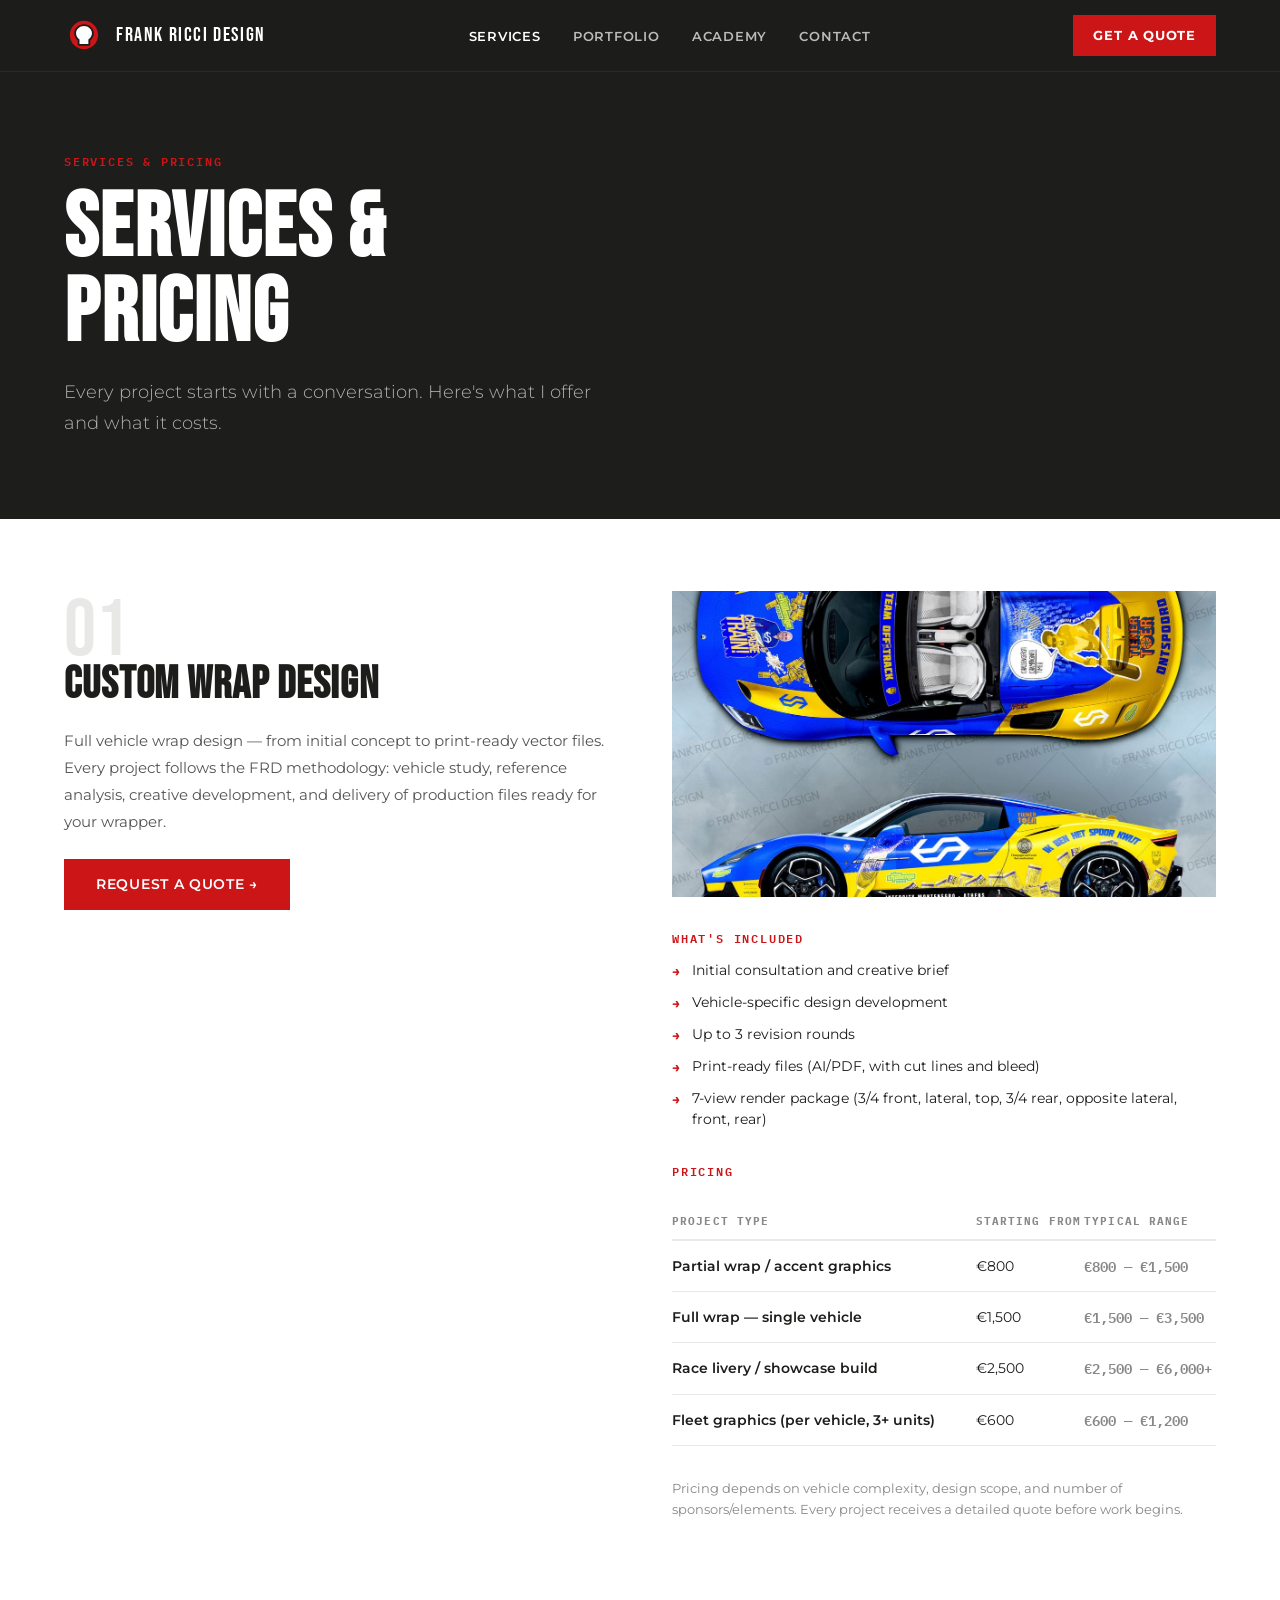
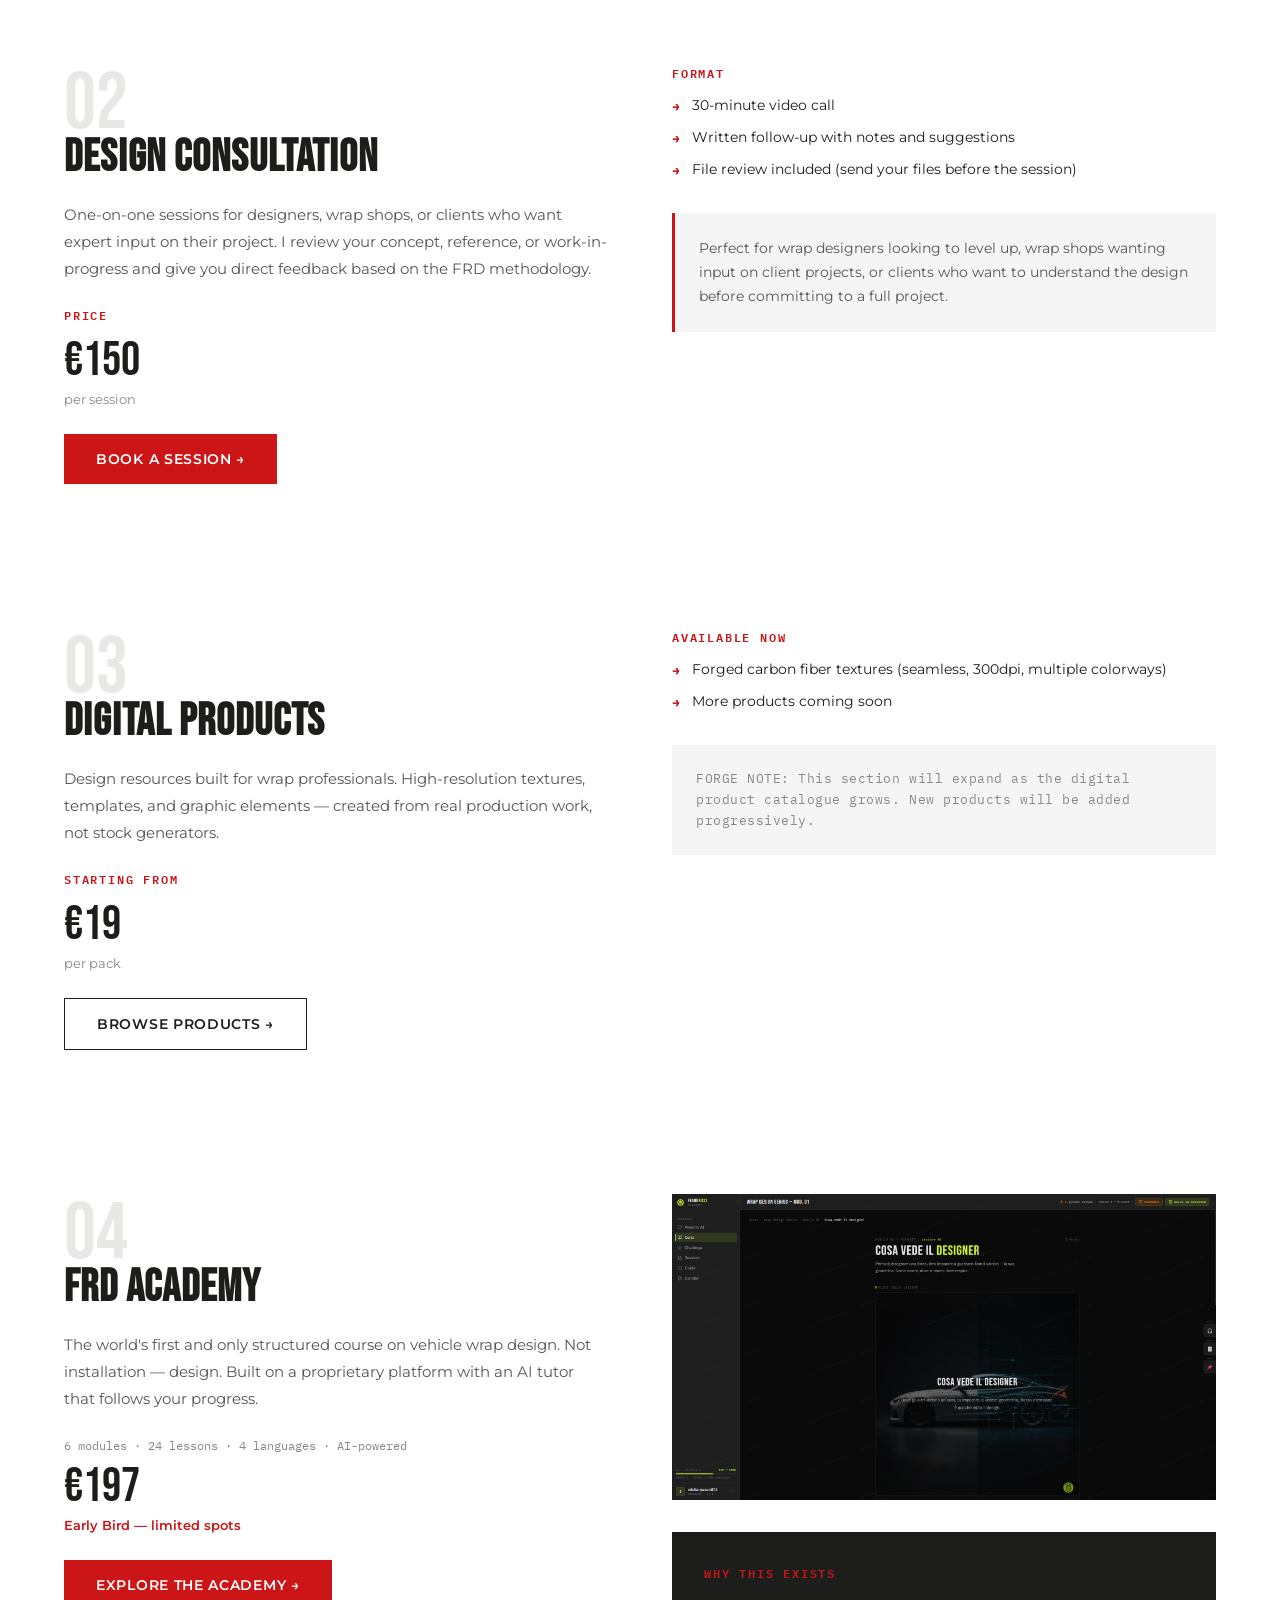
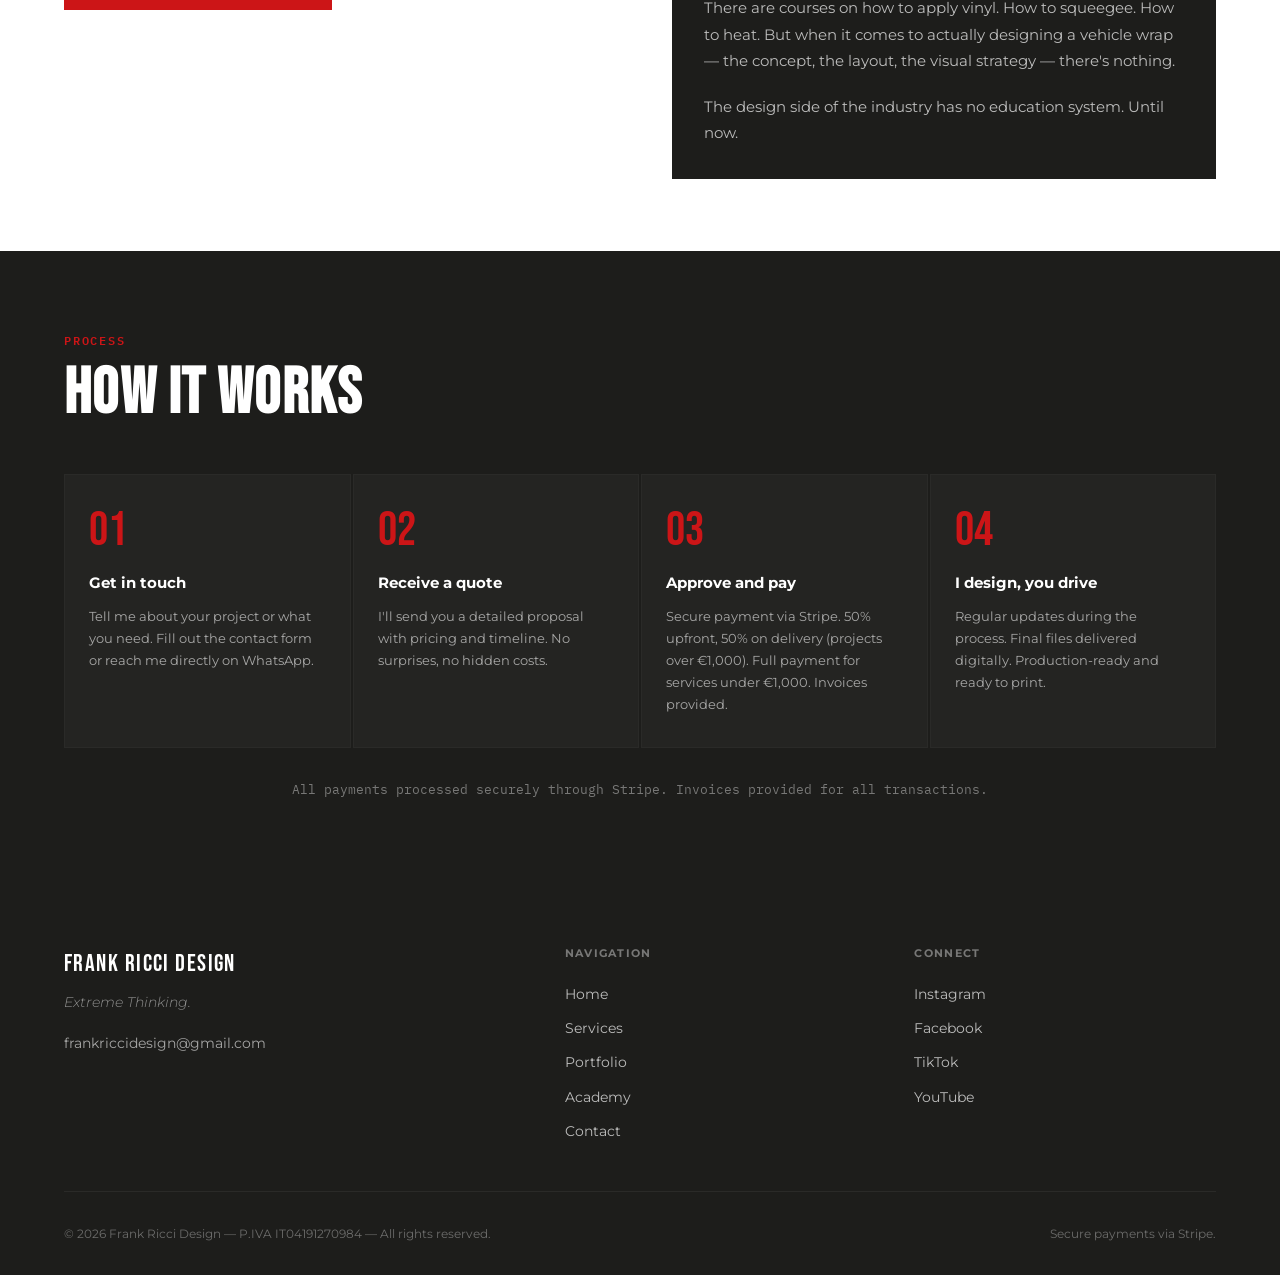
<file: pages/services.html>
<!DOCTYPE html>
<html lang="en">
<head>
  <meta charset="UTF-8">
  <meta name="viewport" content="width=device-width, initial-scale=1.0">
  <title>Services & Pricing — Frank Ricci Design</title>
  <meta name="description" content="Custom wrap design, design consultation, digital products for the wrap industry. Transparent pricing, secure payment.">
  <meta property="og:title" content="Services & Pricing — Frank Ricci Design">
  <meta property="og:url" content="https://frankriccidesign.com/services">
  <link rel="icon" href="/favicon.svg" type="image/svg+xml">
  <link rel="preconnect" href="https://fonts.googleapis.com">
  <link rel="preconnect" href="https://fonts.gstatic.com" crossorigin>
  <link href="https://fonts.googleapis.com/css2?family=Bebas+Neue&family=IBM+Plex+Mono:wght@400;600&family=Montserrat:ital,wght@0,300;0,400;0,600;0,700;1,300&display=swap" rel="stylesheet">
  <link rel="stylesheet" href="../assets/css/global.css">
  <style>
    .pricing-table { width:100%; border-collapse:collapse; margin:24px 0 32px; }
    .pricing-table th { text-align:left; font-family:var(--font-mono); font-size:11px; letter-spacing:.1em; text-transform:uppercase; color:var(--gray); padding:8px 0; border-bottom:2px solid #e8e8e6; }
    .pricing-table td { padding:14px 0; border-bottom:1px solid #e8e8e6; font-size:14px; vertical-align:top; }
    .pricing-table td:first-child { font-weight:600; color:var(--dark); padding-right:32px; }
    .pricing-table td:last-child { color:var(--red); font-family:var(--font-mono); font-weight:600; white-space:nowrap; }

    .service-section { padding:72px 0; border-bottom:1px solid #e8e8e6; }
    .service-section:last-of-type { border-bottom:none; }
    .service-section__inner { display:grid; grid-template-columns:1fr 1fr; gap:64px; align-items:start; }
    .service-section__meta { position:sticky; top:calc(var(--nav-h) + 32px); }
    .service-section__num { font-family:var(--font-display); font-size:80px; color:#e8e8e6; line-height:1; margin-bottom:-8px; }
    .service-section__title { font-family:var(--font-display); font-size:clamp(32px,3.5vw,48px); letter-spacing:.02em; line-height:1; margin-bottom:20px; }
    .service-section__intro { font-size:15px; line-height:1.8; color:#555; margin-bottom:24px; }
    .included-list { list-style:none; display:flex; flex-direction:column; gap:10px; margin-bottom:32px; }
    .included-list li { display:flex; align-items:flex-start; gap:12px; font-size:14px; line-height:1.5; }
    .included-list li::before { content:'→'; color:var(--red); flex-shrink:0; font-weight:700; margin-top:1px; }

    .how-it-works { background:var(--dark); color:var(--white); padding:80px 0; }
    .how-steps { display:grid; grid-template-columns:repeat(4,1fr); gap:2px; margin-top:48px; }
    .how-step { background:rgba(255,255,255,.03); border:1px solid var(--border); padding:32px 24px; }
    .how-step__num { font-family:var(--font-display); font-size:48px; color:var(--red); line-height:1; margin-bottom:16px; }
    .how-step__title { font-size:15px; font-weight:700; margin-bottom:10px; color:var(--white); }
    .how-step__body { font-size:13px; line-height:1.7; color:rgba(255,255,255,.6); }

    @media (max-width:900px) {
      .service-section__inner { grid-template-columns:1fr; gap:32px; }
      .service-section__meta { position:static; }
      .how-steps { grid-template-columns:1fr 1fr; }
    }
    @media (max-width:600px) {
      .how-steps { grid-template-columns:1fr; }
    }
  </style>
  <script type="application/ld+json">
  {"@context":"https://schema.org","@type":"Service","name":"Custom Wrap Design","provider":{"@type":"LocalBusiness","name":"Frank Ricci Design","vatID":"IT04191270984"},"areaServed":"Europe","offers":[{"@type":"Offer","name":"Partial wrap","price":"800","priceCurrency":"EUR"},{"@type":"Offer","name":"Full wrap","price":"1500","priceCurrency":"EUR"},{"@type":"Offer","name":"Race livery","price":"2500","priceCurrency":"EUR"},{"@type":"Offer","name":"Design Consultation","price":"150","priceCurrency":"EUR"}]}
  </script>
</head>
<body>

  <nav class="nav" id="nav">
    <div class="nav__inner">
      <a href="../index.html" class="nav__logo">
        <div class="nav__logo-stamp">
          <svg viewBox="0 0 1700.79 1700.79" xmlns="http://www.w3.org/2000/svg">
            <style>.ns2{fill:#cc1517}</style>
            <path class="ns2" d="M850.38,248.16c-332.59,0-602.2,269.64-602.2,602.23s269.6,602.23,602.2,602.23,602.22-269.64,602.22-602.23S1182.96,248.16,850.38,248.16ZM1116.51,1082.59l-.04,147.27c0,44.15-35.8,79.92-79.98,79.92h-377.07c-44.14,0-79.94-35.77-79.94-79.94v-151.07c-93.17-73.72-147.6-182.04-147.6-297.56,0-215.17,187.73-390.22,418.52-390.22s418.4,175.05,418.4,390.22c0,117.9-56.12,227.6-152.29,301.38Z"/>
            <path fill="#fff" d="M850.41,470.92c-187,0-338.53,138.93-338.53,310.29,0,106.46,58.49,200.38,147.54,256.26v192.36h377.07v-189.37c91.79-55.52,152.37-150.9,152.37-259.25,0-171.36-151.53-310.29-338.46-310.29Z"/>
          </svg>
        </div>
        <span class="nav__logo-text">FRANK RICCI DESIGN</span>
      </a>
      <ul class="nav__links">
        <li><a href="services.html" class="nav__link active">Services</a></li>
        <li><a href="portfolio.html" class="nav__link">Portfolio</a></li>
        <li><a href="academy.html" class="nav__link">Academy</a></li>
        <li><a href="contact.html" class="nav__link">Contact</a></li>
      </ul>
      <a href="contact.html" class="nav__cta">Get a Quote</a>
      <button class="nav__hamburger" id="navToggle" aria-label="Menu" aria-expanded="false"><span></span><span></span><span></span></button>
    </div>
  </nav>
  <div class="nav__mobile" id="navMobile">
    <a href="services.html" class="nav__link">Services</a>
    <a href="portfolio.html" class="nav__link">Portfolio</a>
    <a href="academy.html" class="nav__link">Academy</a>
    <a href="contact.html" class="nav__link">Contact</a>
    <a href="contact.html" class="btn btn--primary" style="align-self:flex-start;margin-top:8px">Get a Quote</a>
  </div>

  <!-- PAGE HERO -->
  <section class="page-hero">
    <div class="container">
      <div class="page-hero__eyebrow">Services & Pricing</div>
      <h1 class="page-hero__title">Services &amp;<br>Pricing</h1>
      <p class="page-hero__subtitle">Every project starts with a conversation. Here's what I offer and what it costs.</p>
    </div>
  </section>

  <!-- SERVICE 1 — WRAP DESIGN -->
  <div class="container" id="wrap-design">
    <div class="service-section">
      <div class="service-section__inner">
        <div class="service-section__meta">
          <div class="service-section__num">01</div>
          <h2 class="service-section__title">Custom Wrap Design</h2>
          <p class="service-section__intro">Full vehicle wrap design — from initial concept to print-ready vector files. Every project follows the FRD methodology: vehicle study, reference analysis, creative development, and delivery of production files ready for your wrapper.</p>
          <a href="contact.html?service=wrap-design" class="btn btn--primary">Request a Quote →</a>
        </div>
        <div>
          <img src="../assets/img/service-wrap-design.jpg" alt="Wrap Design — Maserati MC20 Champagne Train" style="width:100%;margin-bottom:32px;display:block" loading="lazy">
          <div class="section__eyebrow">What's Included</div>
          <ul class="included-list">
            <li>Initial consultation and creative brief</li>
            <li>Vehicle-specific design development</li>
            <li>Up to 3 revision rounds</li>
            <li>Print-ready files (AI/PDF, with cut lines and bleed)</li>
            <li>7-view render package (3/4 front, lateral, top, 3/4 rear, opposite lateral, front, rear)</li>
          </ul>
          <div class="section__eyebrow">Pricing</div>
          <table class="pricing-table">
            <thead>
              <tr>
                <th>Project Type</th>
                <th>Starting From</th>
                <th>Typical Range</th>
              </tr>
            </thead>
            <tbody>
              <tr><td>Partial wrap / accent graphics</td><td>€800</td><td style="color:var(--gray)">€800 — €1,500</td></tr>
              <tr><td>Full wrap — single vehicle</td><td>€1,500</td><td style="color:var(--gray)">€1,500 — €3,500</td></tr>
              <tr><td>Race livery / showcase build</td><td>€2,500</td><td style="color:var(--gray)">€2,500 — €6,000+</td></tr>
              <tr><td>Fleet graphics (per vehicle, 3+ units)</td><td>€600</td><td style="color:var(--gray)">€600 — €1,200</td></tr>
            </tbody>
          </table>
          <p style="font-size:13px;color:var(--gray);line-height:1.6">Pricing depends on vehicle complexity, design scope, and number of sponsors/elements. Every project receives a detailed quote before work begins.</p>
        </div>
      </div>
    </div>
  </div>

  <!-- SERVICE 2 — CONSULTATION -->
  <div class="container">
    <div class="service-section" id="consultation">
      <div class="service-section__inner">
        <div class="service-section__meta">
          <div class="service-section__num">02</div>
          <h2 class="service-section__title">Design Consultation</h2>
          <p class="service-section__intro">One-on-one sessions for designers, wrap shops, or clients who want expert input on their project. I review your concept, reference, or work-in-progress and give you direct feedback based on the FRD methodology.</p>
          <div class="section__eyebrow" style="margin-top:24px">Price</div>
          <div style="font-family:var(--font-display);font-size:48px;color:var(--dark);line-height:1;margin-bottom:4px">€150</div>
          <div style="font-size:13px;color:var(--gray);margin-bottom:24px">per session</div>
          <a href="contact.html?service=consultation" class="btn btn--primary">Book a Session →</a>
        </div>
        <div>
          <div class="section__eyebrow">Format</div>
          <ul class="included-list">
            <li>30-minute video call</li>
            <li>Written follow-up with notes and suggestions</li>
            <li>File review included (send your files before the session)</li>
          </ul>
          <div style="background:var(--light);padding:24px;margin-top:24px;border-left:3px solid var(--red)">
            <p style="font-size:14px;line-height:1.7;color:#555">Perfect for wrap designers looking to level up, wrap shops wanting input on client projects, or clients who want to understand the design before committing to a full project.</p>
          </div>
        </div>
      </div>
    </div>
  </div>

  <!-- SERVICE 3 — DIGITAL PRODUCTS -->
  <div class="container">
    <div class="service-section" id="digital-products">
      <div class="service-section__inner">
        <div class="service-section__meta">
          <div class="service-section__num">03</div>
          <h2 class="service-section__title">Digital Products</h2>
          <p class="service-section__intro">Design resources built for wrap professionals. High-resolution textures, templates, and graphic elements — created from real production work, not stock generators.</p>
          <div class="section__eyebrow" style="margin-top:24px">Starting From</div>
          <div style="font-family:var(--font-display);font-size:48px;color:var(--dark);line-height:1;margin-bottom:4px">€19</div>
          <div style="font-size:13px;color:var(--gray);margin-bottom:24px">per pack</div>
          <a href="contact.html?service=digital-products" class="btn btn--outline-dark">Browse Products →</a>
        </div>
        <div>
          <div class="section__eyebrow">Available Now</div>
          <ul class="included-list">
            <li>Forged carbon fiber textures (seamless, 300dpi, multiple colorways)</li>
            <li>More products coming soon</li>
          </ul>
          <div style="background:var(--light);padding:24px;margin-top:24px">
            <p style="font-size:13px;color:var(--gray);font-family:var(--font-mono);letter-spacing:.04em">FORGE NOTE: This section will expand as the digital product catalogue grows. New products will be added progressively.</p>
          </div>
        </div>
      </div>
    </div>
  </div>

  <!-- SERVICE 4 — ACADEMY TEASER -->
  <div class="container">
    <div class="service-section">
      <div class="service-section__inner">
        <div class="service-section__meta">
          <div class="service-section__num">04</div>
          <h2 class="service-section__title">FRD Academy</h2>
          <p class="service-section__intro">The world's first and only structured course on vehicle wrap design. Not installation — design. Built on a proprietary platform with an AI tutor that follows your progress.</p>
          <div style="font-family:var(--font-mono);font-size:12px;color:var(--gray);margin-bottom:8px">6 modules · 24 lessons · 4 languages · AI-powered</div>
          <div style="font-family:var(--font-display);font-size:48px;color:var(--dark);line-height:1;margin-bottom:4px">€197</div>
          <div style="font-size:13px;color:var(--red);font-weight:600;margin-bottom:24px">Early Bird — limited spots</div>
          <a href="academy.html" class="btn btn--primary">Explore the Academy →</a>
        </div>
        <div>
          <img src="../assets/img/academy-screenshot.png" alt="FRD Academy Platform" style="width:100%;margin-bottom:32px;display:block" loading="lazy">
          <div style="background:var(--dark);padding:32px;color:var(--white)">
            <div class="section__eyebrow" style="color:var(--red)">Why This Exists</div>
            <p style="font-size:15px;line-height:1.75;color:rgba(255,255,255,.7);margin-bottom:20px">There are courses on how to apply vinyl. How to squeegee. How to heat. But when it comes to actually designing a vehicle wrap — the concept, the layout, the visual strategy — there's nothing.</p>
            <p style="font-size:15px;line-height:1.75;color:rgba(255,255,255,.7)">The design side of the industry has no education system. Until now.</p>
          </div>
        </div>
      </div>
    </div>
  </div>

  <!-- HOW IT WORKS (Stripe compliance) -->
  <section class="how-it-works" id="how-it-works">
    <div class="container">
      <div class="section__eyebrow" style="color:var(--red)">Process</div>
      <h2 class="section__title" style="color:var(--white)">How It Works</h2>
      <div class="how-steps">
        <div class="how-step">
          <div class="how-step__num">01</div>
          <div class="how-step__title">Get in touch</div>
          <p class="how-step__body">Tell me about your project or what you need. Fill out the contact form or reach me directly on WhatsApp.</p>
        </div>
        <div class="how-step">
          <div class="how-step__num">02</div>
          <div class="how-step__title">Receive a quote</div>
          <p class="how-step__body">I'll send you a detailed proposal with pricing and timeline. No surprises, no hidden costs.</p>
        </div>
        <div class="how-step">
          <div class="how-step__num">03</div>
          <div class="how-step__title">Approve and pay</div>
          <p class="how-step__body">Secure payment via Stripe. 50% upfront, 50% on delivery (projects over €1,000). Full payment for services under €1,000. Invoices provided.</p>
        </div>
        <div class="how-step">
          <div class="how-step__num">04</div>
          <div class="how-step__title">I design, you drive</div>
          <p class="how-step__body">Regular updates during the process. Final files delivered digitally. Production-ready and ready to print.</p>
        </div>
      </div>
      <p style="text-align:center;margin-top:32px;font-size:13px;color:rgba(255,255,255,.4);font-family:var(--font-mono)">All payments processed securely through Stripe. Invoices provided for all transactions.</p>
    </div>
  </section>

  <!-- FOOTER -->
  <footer class="footer">
    <div class="container">
      <div class="footer__grid">
        <div>
          <div class="footer__brand-name">Frank Ricci Design</div>
          <div class="footer__brand-payoff">Extreme Thinking.</div>
          <a href="mailto:frankriccidesign@gmail.com" style="color:rgba(255,255,255,0.6);font-size:14px">frankriccidesign@gmail.com</a>
        </div>
        <div>
          <div class="footer__col-title">Navigation</div>
          <nav class="footer__nav">
            <a href="../index.html">Home</a>
            <a href="services.html">Services</a>
            <a href="portfolio.html">Portfolio</a>
            <a href="academy.html">Academy</a>
            <a href="contact.html">Contact</a>
          </nav>
        </div>
        <div>
          <div class="footer__col-title">Connect</div>
          <div class="footer__connect">
            <a href="https://www.instagram.com/frankriccidesign" target="_blank" rel="noopener">Instagram</a>
            <a href="#" target="_blank" rel="noopener">Facebook</a>
            <a href="#" target="_blank" rel="noopener">TikTok</a>
            <a href="#" target="_blank" rel="noopener">YouTube</a>
          </div>
        </div>
      </div>
      <div class="footer__bottom">
        <span>© 2026 Frank Ricci Design — P.IVA IT04191270984 — All rights reserved.</span>
        <span>Secure payments via Stripe.</span>
      </div>
    </div>
  </footer>

  <script src="../assets/js/main.js"></script>
  <!-- Google Analytics 4 -->
  <script async src="https://www.googletagmanager.com/gtag/js?id=G-75PV2FYFJY"></script>
  <script>
    window.dataLayer = window.dataLayer || [];
    function gtag(){dataLayer.push(arguments);}
    gtag('js', new Date());
    gtag('config', 'G-75PV2FYFJY', { anonymize_ip: true });
  </script>
</body>
</html>
</file>
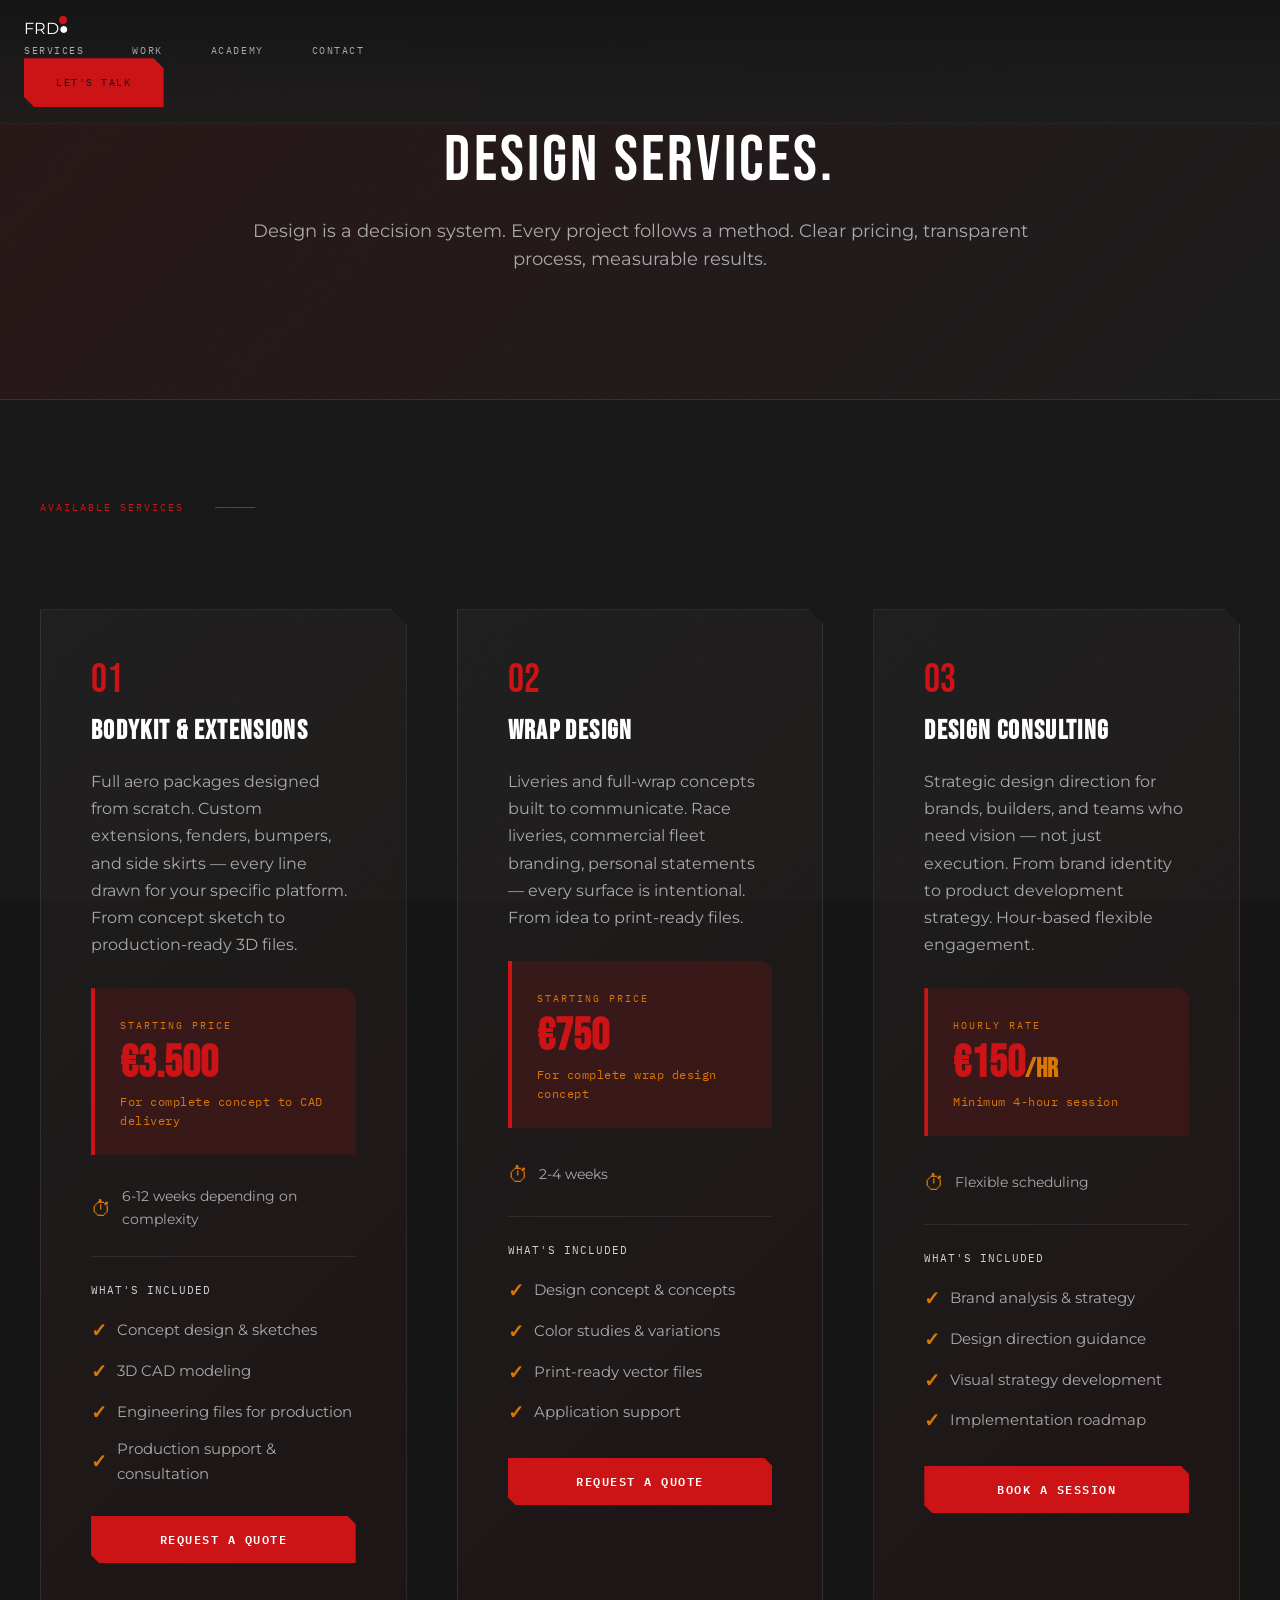
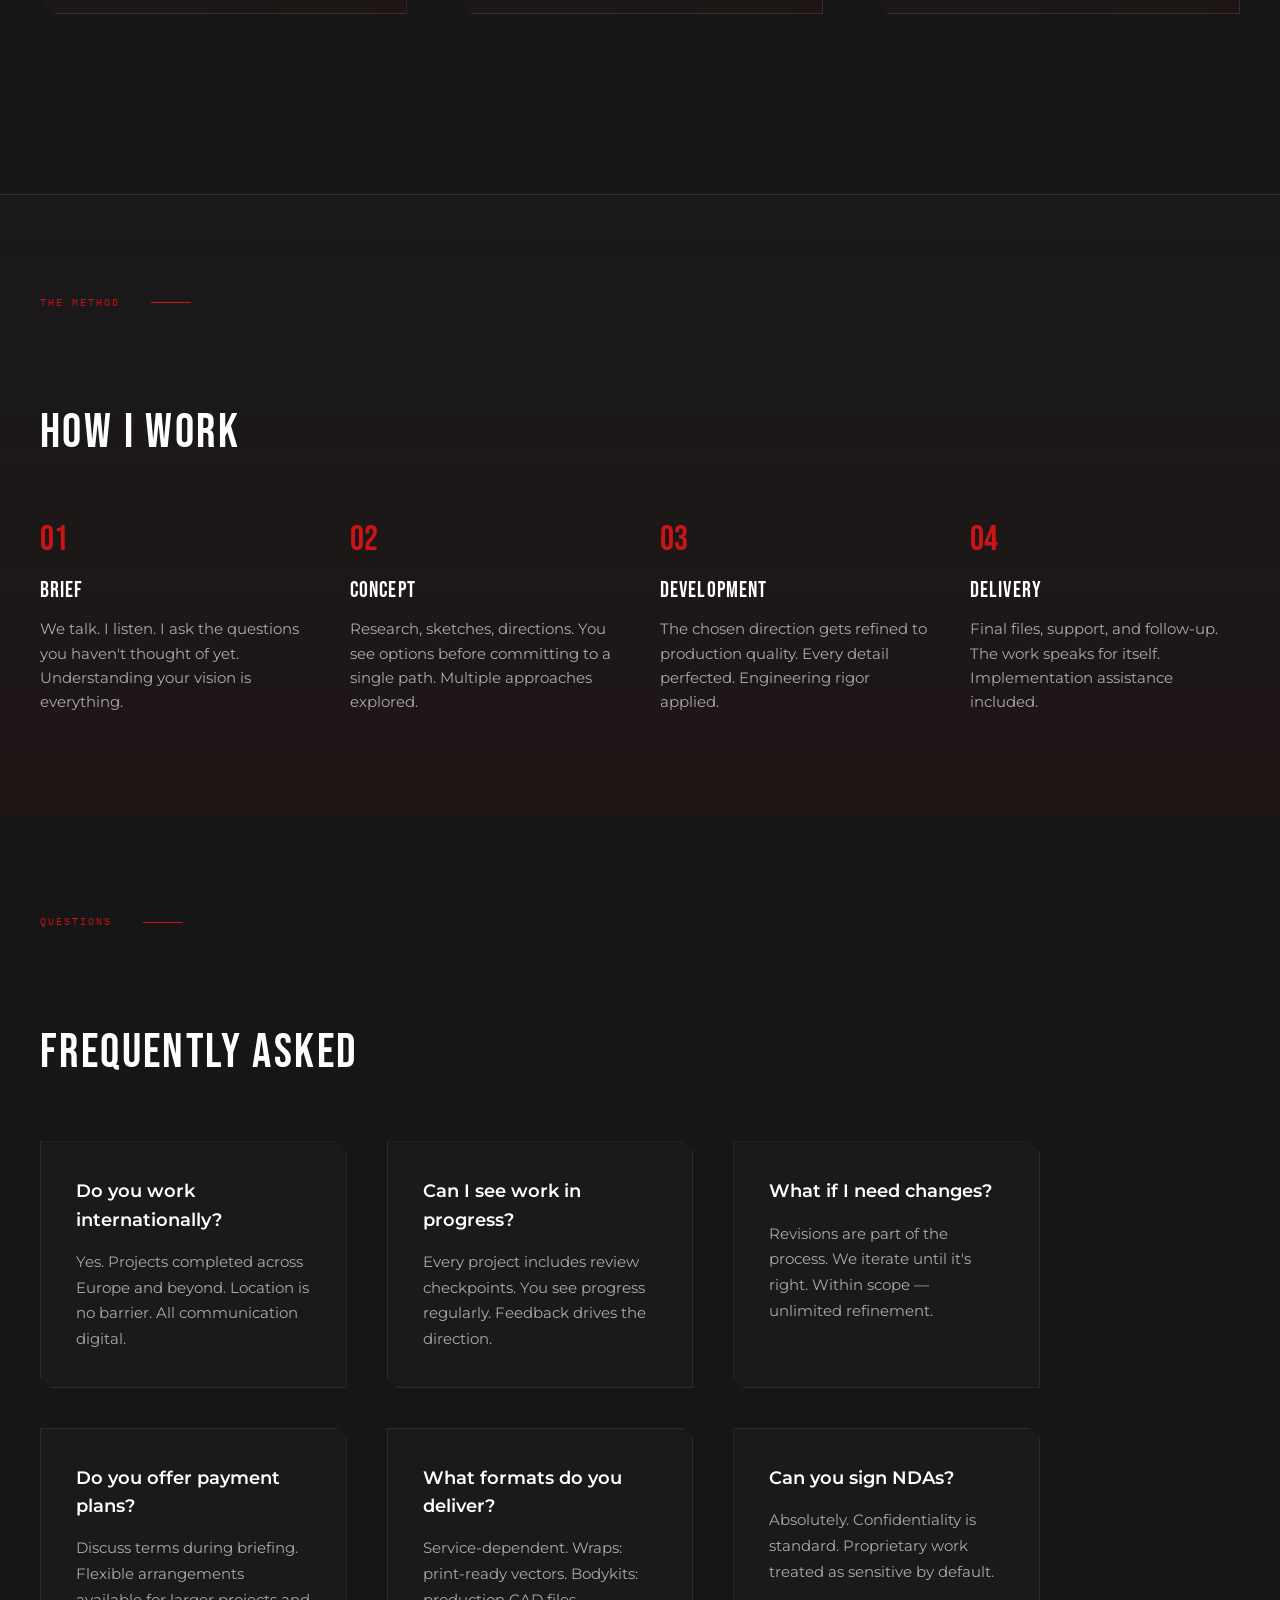
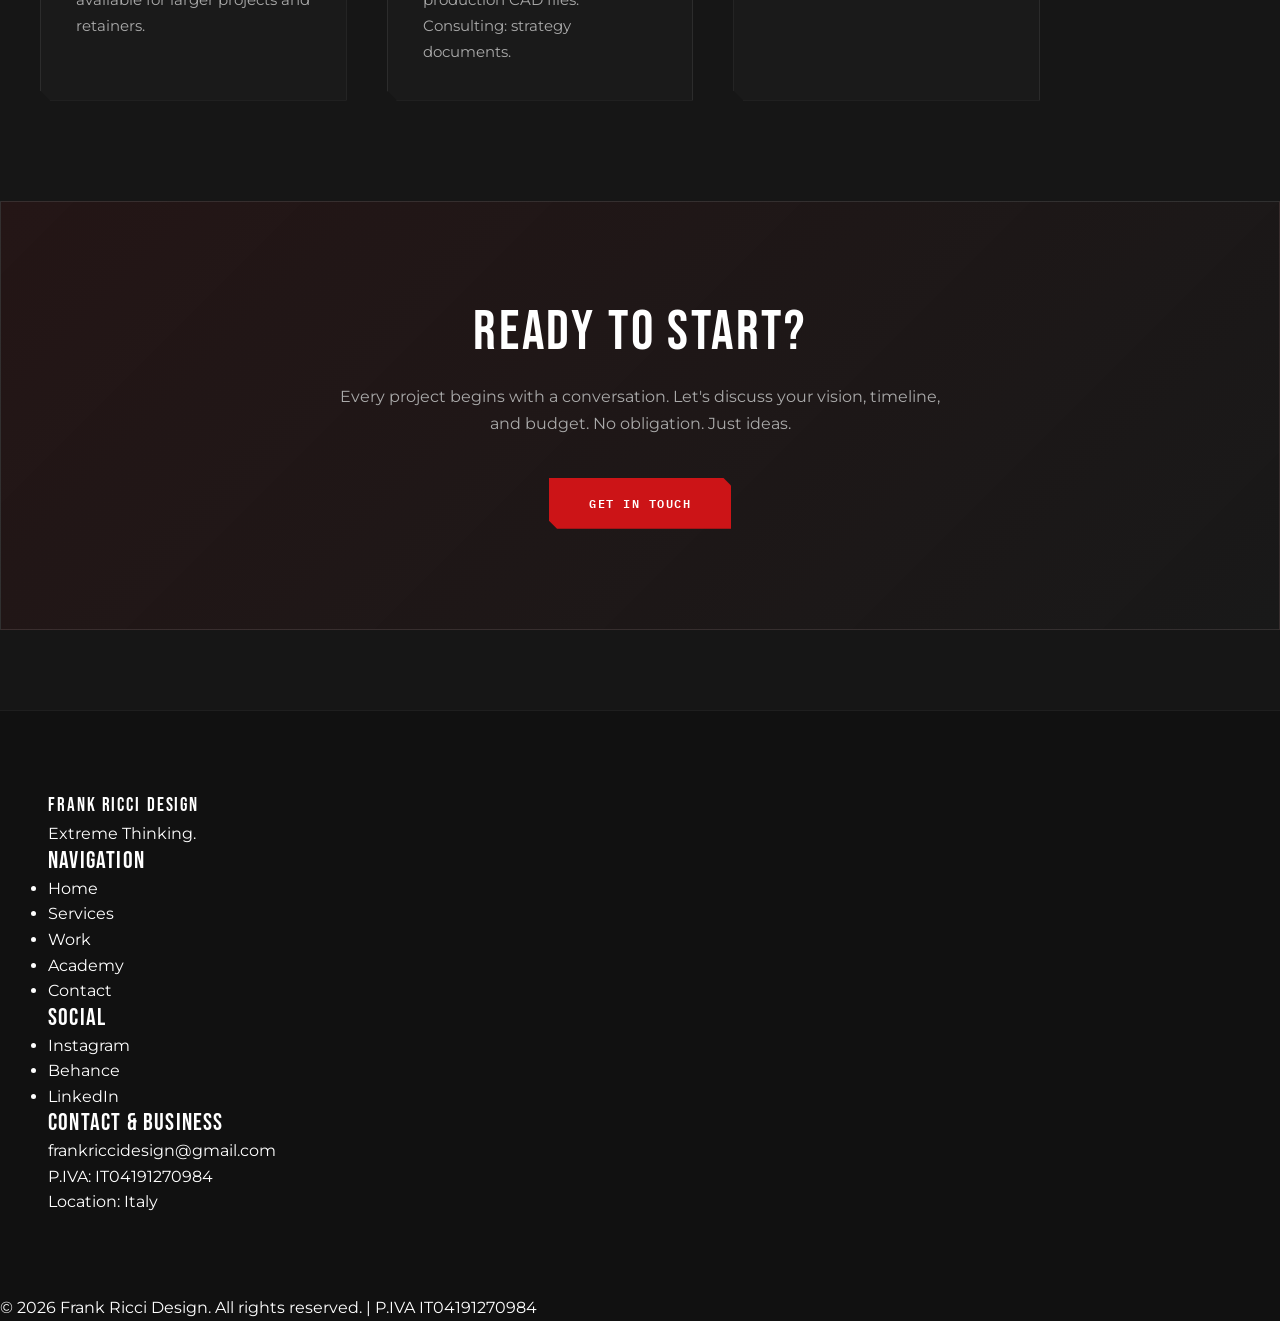
<file: pages/servizi.html>
<!DOCTYPE html>
<html lang="en">
<head>
    <meta charset="UTF-8">
    <meta name="viewport" content="width=device-width, initial-scale=1.0">
    <meta name="description" content="Frank Ricci Design Services - Bodykit Design, Wrap Design, Design Consulting with transparent pricing. Starting from €750.">
    <meta property="og:title" content="Design Services — Frank Ricci Design">
    <meta property="og:description" content="Professional automotive design services with clear pricing and delivery timelines.">
    <meta property="og:image" content="https://frankriccidesign.com/assets/img/hero.jpg">
    <meta property="og:url" content="https://frankriccidesign.com/pages/servizi.html">
    <meta property="og:type" content="website">

    <title>Design Services — Frank Ricci Design | Bodykit, Wrap, Consulting</title>

    <link rel="icon" href="/favicon.svg" type="image/svg+xml">
    <link rel="preconnect" href="https://fonts.googleapis.com">
    <link rel="preconnect" href="https://fonts.gstatic.com" crossorigin>
    <link href="https://fonts.googleapis.com/css2?family=Bebas+Neue&family=IBM+Plex+Mono:wght@400;500&family=Montserrat:wght@300;400;600;700&display=swap" rel="stylesheet">

    <link rel="stylesheet" href="/assets/css/vars.css">
    <link rel="stylesheet" href="/assets/css/nav.css">
    <link rel="stylesheet" href="/assets/css/components.css">
    <link rel="stylesheet" href="/assets/css/footer.css">

    <style>
        * {
            margin: 0;
            padding: 0;
            box-sizing: border-box;
        }

        body {
            font-family: var(--font-body);
            background-color: var(--bg);
            color: var(--white);
            overflow-x: hidden;
        }

        /* Noise overlay */
        body::before {
            content: '';
            position: fixed;
            top: 0;
            left: 0;
            width: 100%;
            height: 100%;
            background-image: url('data:image/svg+xml,<svg xmlns="http://www.w3.org/2000/svg" width="100" height="100"><filter id="noise"><feTurbulence type="fractalNoise" baseFrequency="0.9" numOctaves="4" result="noise" /><feColorMatrix in="noise" type="saturate" values="0" /></filter><rect width="100" height="100" filter="url(%23noise)" opacity="0.03"/></svg>');
            pointer-events: none;
            z-index: 1;
        }

        /* Hero Banner */
        .hero-banner {
            position: relative;
            padding: 120px 40px;
            background: linear-gradient(135deg, rgba(204, 20, 23, 0.1) 0%, rgba(30, 30, 30, 0.8) 100%);
            border-bottom: 1px solid rgba(255, 255, 255, 0.1);
            min-height: 400px;
            display: flex;
            align-items: center;
            justify-content: center;
            text-align: center;
            z-index: 10;
        }

        .hero-banner-content {
            max-width: 800px;
            animation: slideUp 0.8s ease-out;
        }

        .hero-banner h1 {
            font-family: var(--font-display);
            font-size: clamp(2.5rem, 6vw, 4rem);
            margin-bottom: 20px;
            line-height: 1.1;
        }

        .hero-banner p {
            font-size: 1.1rem;
            color: var(--grey);
            line-height: 1.6;
        }

        @keyframes slideUp {
            from {
                opacity: 0;
                transform: translateY(20px);
            }
            to {
                opacity: 1;
                transform: translateY(0);
            }
        }

        /* Services Grid Section */
        .services-section {
            padding: 100px 40px;
            position: relative;
            z-index: 10;
        }

        .section-header {
            display: flex;
            align-items: center;
            gap: 15px;
            margin-bottom: 70px;
        }

        .section-label {
            font-family: var(--font-mono);
            font-size: 0.6rem;
            color: var(--red);
            text-transform: uppercase;
            letter-spacing: 2px;
        }

        .section-label::after {
            content: '';
            display: inline-block;
            width: 40px;
            height: 1px;
            background-color: var(--red);
            margin-left: 15px;
        }

        .services-grid {
            display: grid;
            grid-template-columns: repeat(auto-fit, minmax(350px, 1fr));
            gap: 50px;
            margin-bottom: 80px;
        }

        .service-card {
            background: linear-gradient(135deg, rgba(255, 255, 255, 0.03) 0%, rgba(204, 20, 23, 0.05) 100%);
            border: 1px solid rgba(255, 255, 255, 0.1);
            padding: 50px;
            clip-path: polygon(0 0, calc(100% - 15px) 0, 100% 15px, 100% 100%, 15px 100%, 0 calc(100% - 15px));
            transition: all 0.3s ease;
            position: relative;
        }

        .service-card:hover {
            background: linear-gradient(135deg, rgba(255, 255, 255, 0.05) 0%, rgba(204, 20, 23, 0.1) 100%);
            border-color: var(--red);
            transform: translateY(-5px);
        }

        .service-number {
            font-family: var(--font-display);
            font-size: 2.5rem;
            color: var(--red);
            margin-bottom: 15px;
            line-height: 1;
        }

        .service-title {
            font-family: var(--font-display);
            font-size: 1.7rem;
            margin-bottom: 20px;
            line-height: 1.2;
            font-weight: 700;
        }

        .service-description {
            color: var(--grey);
            font-size: 1rem;
            line-height: 1.7;
            margin-bottom: 30px;
        }

        /* Pricing - VERY PROMINENT */
        .service-pricing {
            background-color: rgba(204, 20, 23, 0.15);
            border-left: 4px solid var(--red);
            padding: 25px;
            margin-bottom: 30px;
            clip-path: polygon(0 0, calc(100% - 8px) 0, 100% 8px, 100% 100%, 0 100%);
        }

        .price-label {
            font-family: var(--font-mono);
            font-size: 0.65rem;
            color: var(--amber);
            text-transform: uppercase;
            letter-spacing: 2px;
            margin-bottom: 8px;
        }

        .price-amount {
            font-family: var(--font-display);
            font-size: 2.8rem;
            color: var(--red);
            font-weight: 700;
            line-height: 1;
            margin-bottom: 5px;
        }

        .price-note {
            font-family: var(--font-mono);
            font-size: 0.75rem;
            color: var(--amber);
            letter-spacing: 0.5px;
        }

        /* Includes section */
        .includes-section {
            margin-bottom: 30px;
        }

        .includes-title {
            font-family: var(--font-mono);
            font-size: 0.7rem;
            color: var(--white);
            text-transform: uppercase;
            letter-spacing: 1px;
            margin-bottom: 15px;
            opacity: 0.8;
        }

        .includes-list {
            list-style: none;
            display: flex;
            flex-direction: column;
            gap: 10px;
        }

        .includes-list li {
            font-size: 0.95rem;
            color: var(--grey);
            display: flex;
            align-items: center;
            gap: 10px;
        }

        .includes-list li::before {
            content: '✓';
            color: var(--amber);
            font-weight: bold;
            font-size: 1.2rem;
        }

        /* Timeline */
        .timeline {
            display: flex;
            align-items: center;
            gap: 10px;
            font-size: 0.9rem;
            color: var(--grey);
            margin-bottom: 25px;
            padding-bottom: 25px;
            border-bottom: 1px solid rgba(255, 255, 255, 0.08);
        }

        .timeline::before {
            content: '⏱';
            font-size: 1.3rem;
            color: var(--amber);
        }

        /* CTA Button */
        .btn-cta {
            display: inline-block;
            padding: 14px 30px;
            background-color: var(--red);
            color: var(--white);
            text-decoration: none;
            font-family: var(--font-mono);
            font-size: 0.75rem;
            font-weight: 600;
            text-transform: uppercase;
            letter-spacing: 1.5px;
            clip-path: polygon(0 0, calc(100% - 8px) 0, 100% 8px, 100% 100%, 8px 100%, 0 calc(100% - 8px));
            transition: all 0.3s ease;
            border: none;
            cursor: pointer;
            width: 100%;
            text-align: center;
        }

        .btn-cta:hover {
            background-color: var(--white);
            color: var(--red);
        }

        /* Process Section */
        .process-section {
            padding: 100px 40px;
            background: linear-gradient(180deg, rgba(30, 30, 30, 0.5) 0%, rgba(204, 20, 23, 0.05) 100%);
            position: relative;
            z-index: 10;
            border-top: 1px solid rgba(255, 255, 255, 0.1);
        }

        .process-grid {
            display: grid;
            grid-template-columns: repeat(auto-fit, minmax(250px, 1fr));
            gap: 40px;
            margin-top: 50px;
        }

        .process-step {
            text-align: left;
        }

        .step-number {
            font-family: var(--font-display);
            font-size: 2.2rem;
            color: var(--red);
            margin-bottom: 10px;
        }

        .step-title {
            font-family: var(--font-display);
            font-size: 1.4rem;
            margin-bottom: 12px;
        }

        .step-description {
            color: var(--grey);
            line-height: 1.6;
            font-size: 0.95rem;
        }

        /* FAQ Section */
        .faq-section {
            padding: 100px 40px;
            position: relative;
            z-index: 10;
        }

        .faq-grid {
            display: grid;
            grid-template-columns: repeat(auto-fit, minmax(300px, 1fr));
            gap: 40px;
            margin-top: 60px;
            max-width: 1000px;
        }

        .faq-item {
            background-color: rgba(255, 255, 255, 0.02);
            border: 1px solid rgba(255, 255, 255, 0.08);
            padding: 35px;
            clip-path: polygon(0 0, calc(100% - 10px) 0, 100% 10px, 100% 100%, 10px 100%, 0 calc(100% - 10px));
        }

        .faq-question {
            font-size: 1.1rem;
            font-weight: 600;
            margin-bottom: 15px;
            color: var(--white);
        }

        .faq-answer {
            color: var(--grey);
            line-height: 1.7;
            font-size: 0.95rem;
        }

        /* CTA Final Section */
        .final-cta {
            padding: 100px 40px;
            text-align: center;
            position: relative;
            z-index: 10;
            background: linear-gradient(135deg, rgba(204, 20, 23, 0.08) 0%, rgba(30, 30, 30, 0.4) 100%);
            border: 1px solid rgba(255, 255, 255, 0.1);
        }

        .final-cta h2 {
            font-family: var(--font-display);
            font-size: clamp(2rem, 5vw, 3.5rem);
            margin-bottom: 20px;
            line-height: 1.1;
        }

        .final-cta p {
            color: var(--grey);
            margin-bottom: 40px;
            max-width: 600px;
            margin-left: auto;
            margin-right: auto;
            line-height: 1.7;
        }

        .final-cta .btn-cta {
            width: auto;
            padding: 16px 40px;
        }

        /* Responsive */
        @media (max-width: 768px) {
            .services-section,
            .process-section,
            .faq-section,
            .final-cta {
                padding: 60px 20px;
            }

            .services-grid {
                grid-template-columns: 1fr;
            }

            .service-card {
                padding: 35px;
            }

            .price-amount {
                font-size: 2.2rem;
            }

            .process-grid {
                grid-template-columns: 1fr;
            }

            .faq-grid {
                grid-template-columns: 1fr;
            }

            .hero-banner {
                padding: 80px 20px;
                min-height: auto;
            }
        }
    </style>

    <script type="application/ld+json">
    {
        "@context": "https://schema.org/",
        "@type": "ProfessionalService",
        "name": "Frank Ricci Design Services",
        "description": "Automotive design services including bodykit design, wrap design, and design consulting.",
        "url": "https://frankriccidesign.com/pages/servizi.html",
        "telephone": "+39-000-000-0000",
        "email": "frankriccidesign@gmail.com",
        "priceRange": "€750-€3500",
        "areaServed": "Europe",
        "serviceType": [
            {
                "@type": "Service",
                "name": "Bodykit & Extensions Design",
                "description": "Full aero packages designed from scratch with 3D modeling and engineering files",
                "offers": {
                    "@type": "Offer",
                    "price": "3500",
                    "priceCurrency": "EUR"
                }
            },
            {
                "@type": "Service",
                "name": "Wrap Design",
                "description": "Liveries and full-wrap concepts with print-ready files",
                "offers": {
                    "@type": "Offer",
                    "price": "750",
                    "priceCurrency": "EUR"
                }
            },
            {
                "@type": "Service",
                "name": "Design Consulting",
                "description": "Strategic design direction and brand identity services",
                "offers": {
                    "@type": "Offer",
                    "price": "150",
                    "priceCurrency": "EUR",
                    "unitText": "hour"
                }
            }
        ]
    }
    </script>
</head>
<body>
    <!-- Navigation -->
    <nav class="navbar">
        <div class="nav-content">
            <a href="/" class="nav-logo">FRD<span class="logo-dot">●</span></a>
            <div class="nav-links">
                <a href="/#services">Services</a>
                <a href="/pages/portfolio.html">Work</a>
                <a href="/pages/academy.html">Academy</a>
                <a href="/pages/contatti.html">Contact</a>
            </div>
            <a href="/pages/contatti.html" class="btn-primary nav-cta">Let's Talk</a>
            <div class="hamburger">
                <span></span>
                <span></span>
                <span></span>
            </div>
        </div>
    </nav>

    <!-- Hero Banner -->
    <section class="hero-banner">
        <div class="hero-banner-content">
            <h1>Design Services.</h1>
            <p>Design is a decision system. Every project follows a method. Clear pricing, transparent process, measurable results.</p>
        </div>
    </section>

    <!-- Services Grid -->
    <section class="services-section">
        <div class="section-header">
            <span class="section-label">Available Services</span>
        </div>

        <div class="services-grid">
            <!-- Service 1: Bodykit -->
            <div class="service-card" id="bodykit">
                <div class="service-number">01</div>
                <h3 class="service-title">Bodykit & Extensions</h3>
                <p class="service-description">Full aero packages designed from scratch. Custom extensions, fenders, bumpers, and side skirts — every line drawn for your specific platform. From concept sketch to production-ready 3D files.</p>

                <div class="service-pricing">
                    <div class="price-label">Starting Price</div>
                    <div class="price-amount">€3.500</div>
                    <div class="price-note">For complete concept to CAD delivery</div>
                </div>

                <div class="timeline">6-12 weeks depending on complexity</div>

                <div class="includes-section">
                    <div class="includes-title">What's Included</div>
                    <ul class="includes-list">
                        <li>Concept design & sketches</li>
                        <li>3D CAD modeling</li>
                        <li>Engineering files for production</li>
                        <li>Production support & consultation</li>
                    </ul>
                </div>

                <a href="/pages/contatti.html?service=bodykit" class="btn-cta">Request a Quote</a>
            </div>

            <!-- Service 2: Wrap Design -->
            <div class="service-card" id="wrap-design">
                <div class="service-number">02</div>
                <h3 class="service-title">Wrap Design</h3>
                <p class="service-description">Liveries and full-wrap concepts built to communicate. Race liveries, commercial fleet branding, personal statements — every surface is intentional. From idea to print-ready files.</p>

                <div class="service-pricing">
                    <div class="price-label">Starting Price</div>
                    <div class="price-amount">€750</div>
                    <div class="price-note">For complete wrap design concept</div>
                </div>

                <div class="timeline">2-4 weeks</div>

                <div class="includes-section">
                    <div class="includes-title">What's Included</div>
                    <ul class="includes-list">
                        <li>Design concept & concepts</li>
                        <li>Color studies & variations</li>
                        <li>Print-ready vector files</li>
                        <li>Application support</li>
                    </ul>
                </div>

                <a href="/pages/contatti.html?service=wrap-design" class="btn-cta">Request a Quote</a>
            </div>

            <!-- Service 3: Design Consulting -->
            <div class="service-card" id="consulting">
                <div class="service-number">03</div>
                <h3 class="service-title">Design Consulting</h3>
                <p class="service-description">Strategic design direction for brands, builders, and teams who need vision — not just execution. From brand identity to product development strategy. Hour-based flexible engagement.</p>

                <div class="service-pricing">
                    <div class="price-label">Hourly Rate</div>
                    <div class="price-amount">€150<span style="font-size: 0.6em; color: var(--amber);">/hr</span></div>
                    <div class="price-note">Minimum 4-hour session</div>
                </div>

                <div class="timeline">Flexible scheduling</div>

                <div class="includes-section">
                    <div class="includes-title">What's Included</div>
                    <ul class="includes-list">
                        <li>Brand analysis & strategy</li>
                        <li>Design direction guidance</li>
                        <li>Visual strategy development</li>
                        <li>Implementation roadmap</li>
                    </ul>
                </div>

                <a href="/pages/contatti.html?service=consulting" class="btn-cta">Book a Session</a>
            </div>
        </div>
    </section>

    <!-- Process Section -->
    <section class="process-section">
        <div class="section-header">
            <span class="section-label">The Method</span>
        </div>
        <h2 style="font-family: var(--font-display); font-size: clamp(2rem, 5vw, 3rem); margin-bottom: 20px;">How I Work</h2>

        <div class="process-grid">
            <div class="process-step">
                <div class="step-number">01</div>
                <h3 class="step-title">Brief</h3>
                <p class="step-description">We talk. I listen. I ask the questions you haven't thought of yet. Understanding your vision is everything.</p>
            </div>

            <div class="process-step">
                <div class="step-number">02</div>
                <h3 class="step-title">Concept</h3>
                <p class="step-description">Research, sketches, directions. You see options before committing to a single path. Multiple approaches explored.</p>
            </div>

            <div class="process-step">
                <div class="step-number">03</div>
                <h3 class="step-title">Development</h3>
                <p class="step-description">The chosen direction gets refined to production quality. Every detail perfected. Engineering rigor applied.</p>
            </div>

            <div class="process-step">
                <div class="step-number">04</div>
                <h3 class="step-title">Delivery</h3>
                <p class="step-description">Final files, support, and follow-up. The work speaks for itself. Implementation assistance included.</p>
            </div>
        </div>
    </section>

    <!-- FAQ Section -->
    <section class="faq-section">
        <div class="section-header">
            <span class="section-label">Questions</span>
        </div>
        <h2 style="font-family: var(--font-display); font-size: clamp(2rem, 5vw, 3rem); margin-bottom: 20px;">Frequently Asked</h2>

        <div class="faq-grid">
            <div class="faq-item">
                <div class="faq-question">Do you work internationally?</div>
                <div class="faq-answer">Yes. Projects completed across Europe and beyond. Location is no barrier. All communication digital.</div>
            </div>

            <div class="faq-item">
                <div class="faq-question">Can I see work in progress?</div>
                <div class="faq-answer">Every project includes review checkpoints. You see progress regularly. Feedback drives the direction.</div>
            </div>

            <div class="faq-item">
                <div class="faq-question">What if I need changes?</div>
                <div class="faq-answer">Revisions are part of the process. We iterate until it's right. Within scope — unlimited refinement.</div>
            </div>

            <div class="faq-item">
                <div class="faq-question">Do you offer payment plans?</div>
                <div class="faq-answer">Discuss terms during briefing. Flexible arrangements available for larger projects and retainers.</div>
            </div>

            <div class="faq-item">
                <div class="faq-question">What formats do you deliver?</div>
                <div class="faq-answer">Service-dependent. Wraps: print-ready vectors. Bodykits: production CAD files. Consulting: strategy documents.</div>
            </div>

            <div class="faq-item">
                <div class="faq-question">Can you sign NDAs?</div>
                <div class="faq-answer">Absolutely. Confidentiality is standard. Proprietary work treated as sensitive by default.</div>
            </div>
        </div>
    </section>

    <!-- Final CTA -->
    <section class="final-cta">
        <h2>Ready to Start?</h2>
        <p>Every project begins with a conversation. Let's discuss your vision, timeline, and budget. No obligation. Just ideas.</p>
        <a href="/pages/contatti.html" class="btn-cta">Get in Touch</a>
    </section>

    <!-- Footer -->
    <footer class="footer">
        <div class="footer-content">
            <div class="footer-section">
                <div class="footer-logo">Frank Ricci <span class="red">Design</span></div>
                <p class="footer-tagline">Extreme Thinking.</p>
            </div>

            <div class="footer-section">
                <h4>Navigation</h4>
                <ul>
                    <li><a href="/">Home</a></li>
                    <li><a href="/pages/servizi.html">Services</a></li>
                    <li><a href="/pages/portfolio.html">Work</a></li>
                    <li><a href="/pages/academy.html">Academy</a></li>
                    <li><a href="/pages/contatti.html">Contact</a></li>
                </ul>
            </div>

            <div class="footer-section">
                <h4>Social</h4>
                <ul>
                    <li><a href="https://instagram.com/frankriccidesign" target="_blank">Instagram</a></li>
                    <li><a href="https://behance.net/frankriccidesign" target="_blank">Behance</a></li>
                    <li><a href="https://linkedin.com/in/frankriccidesign" target="_blank">LinkedIn</a></li>
                </ul>
            </div>

            <div class="footer-section">
                <h4>Contact & Business</h4>
                <p><a href="mailto:frankriccidesign@gmail.com">frankriccidesign@gmail.com</a></p>
                <p>P.IVA: IT04191270984</p>
                <p>Location: Italy</p>
            </div>
        </div>

        <div class="footer-bottom">
            <p>&copy; 2026 Frank Ricci Design. All rights reserved. | P.IVA IT04191270984</p>
        </div>
    </footer>

    <script src="/assets/js/config.js"></script>
    <script src="/assets/js/main.js"></script>
    <!-- Google Analytics 4 -->
    <script async src="https://www.googletagmanager.com/gtag/js?id=G-75PV2FYFJY"></script>
    <script>
      window.dataLayer = window.dataLayer || [];
      function gtag(){dataLayer.push(arguments);}
      gtag('js', new Date());
      gtag('config', 'G-75PV2FYFJY', { anonymize_ip: true });
    </script>
</body>
</html>
</file>
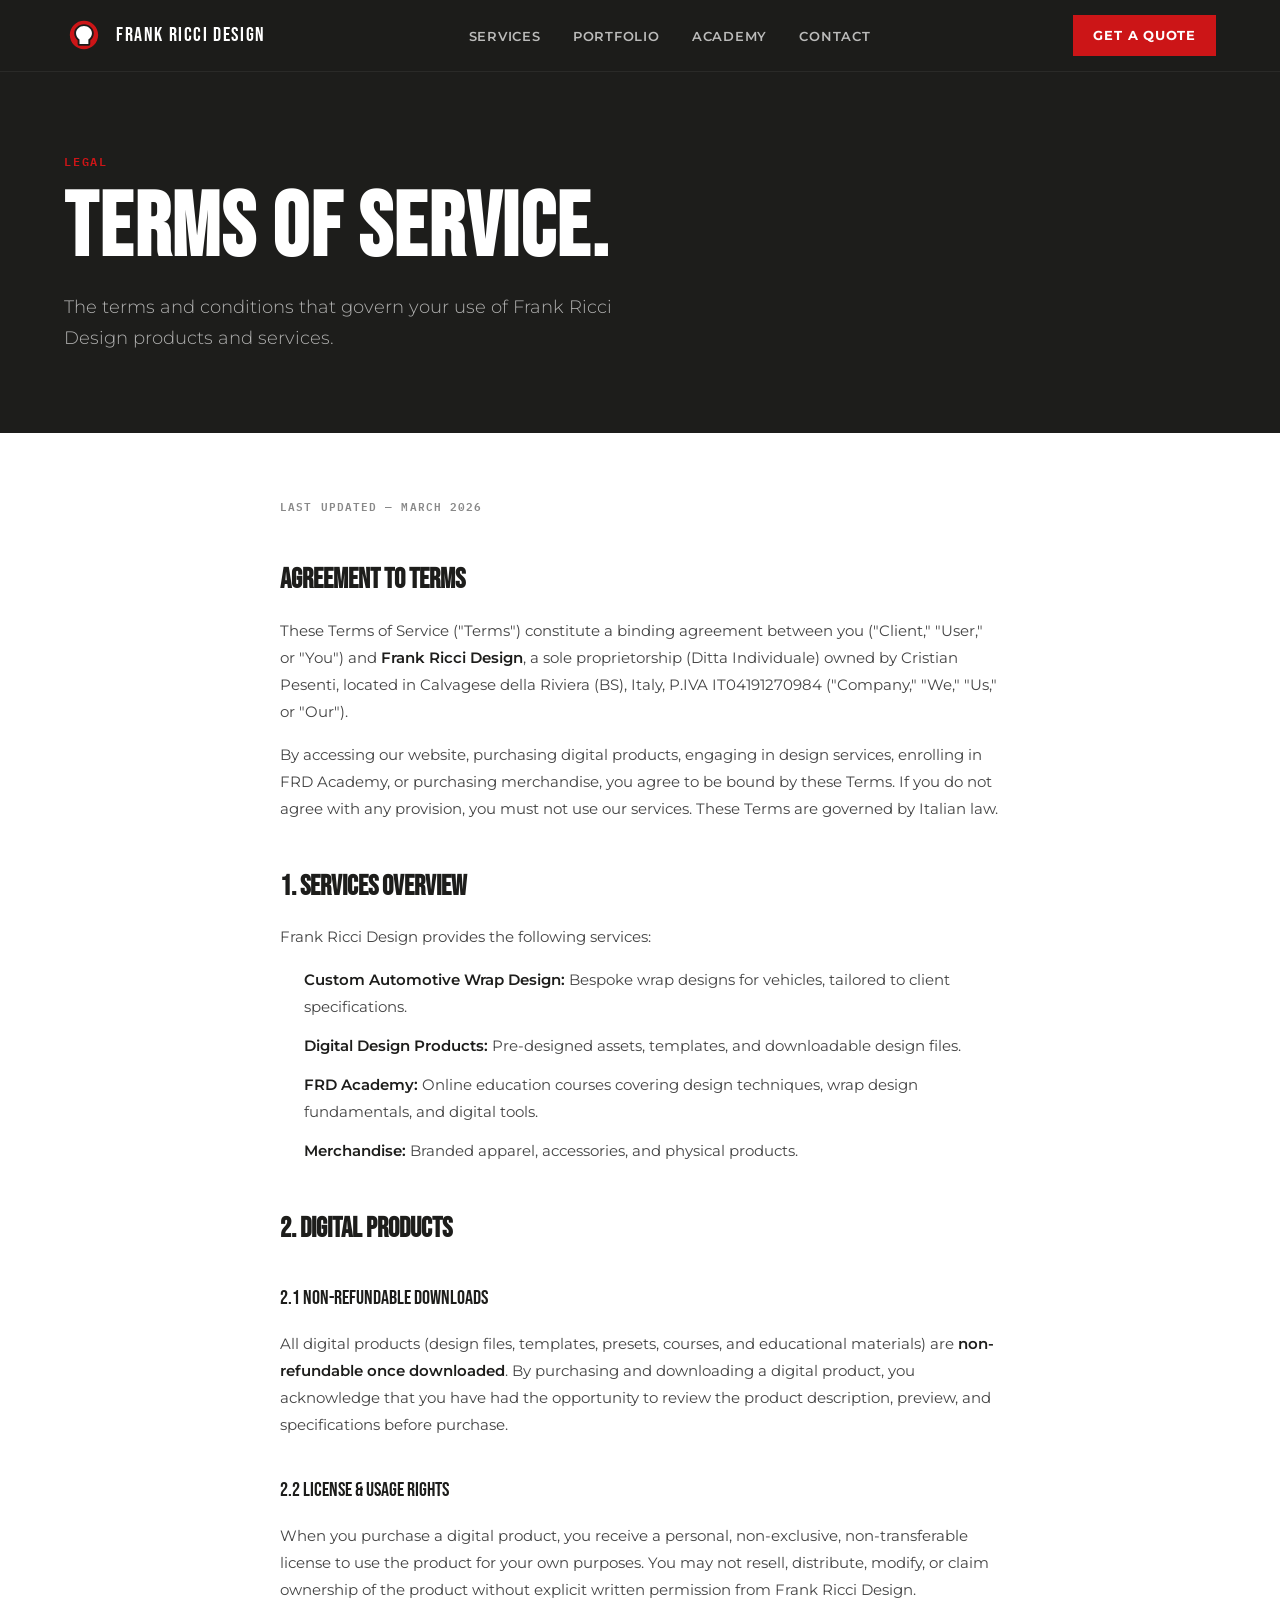
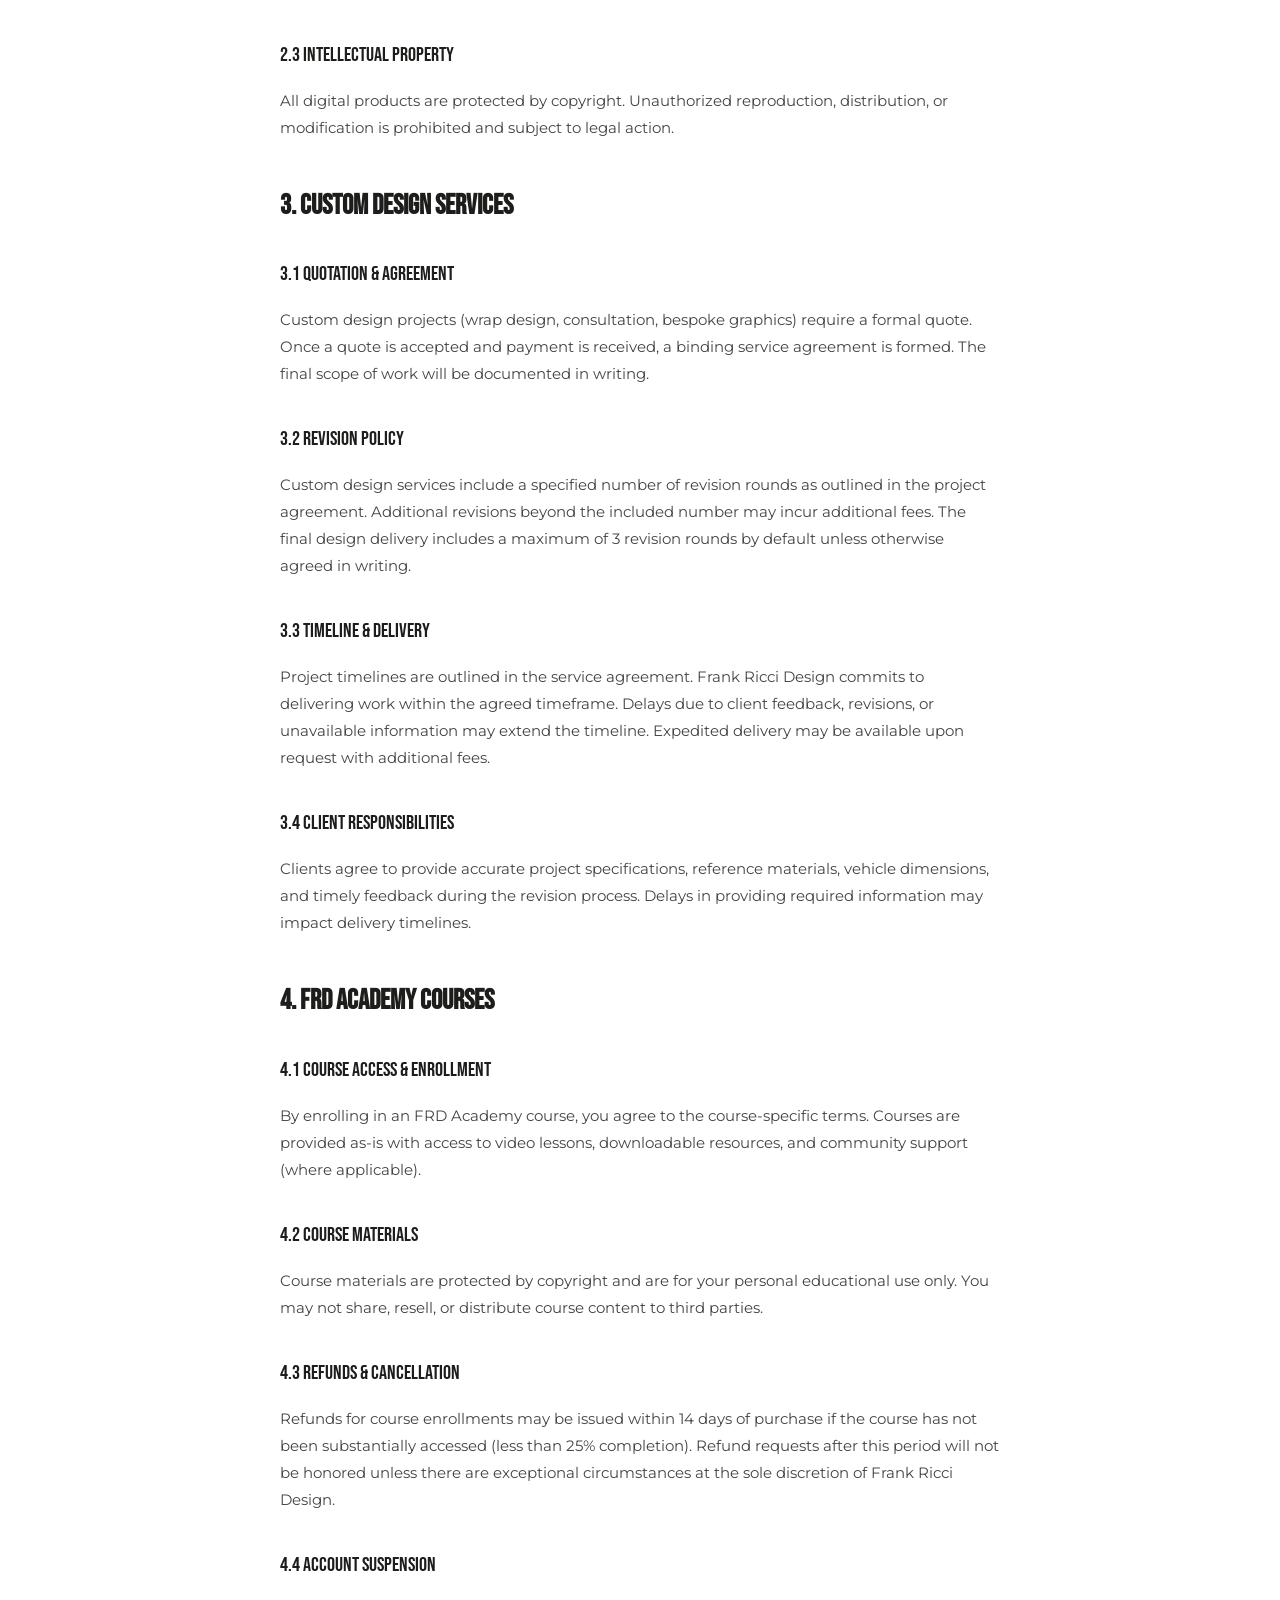
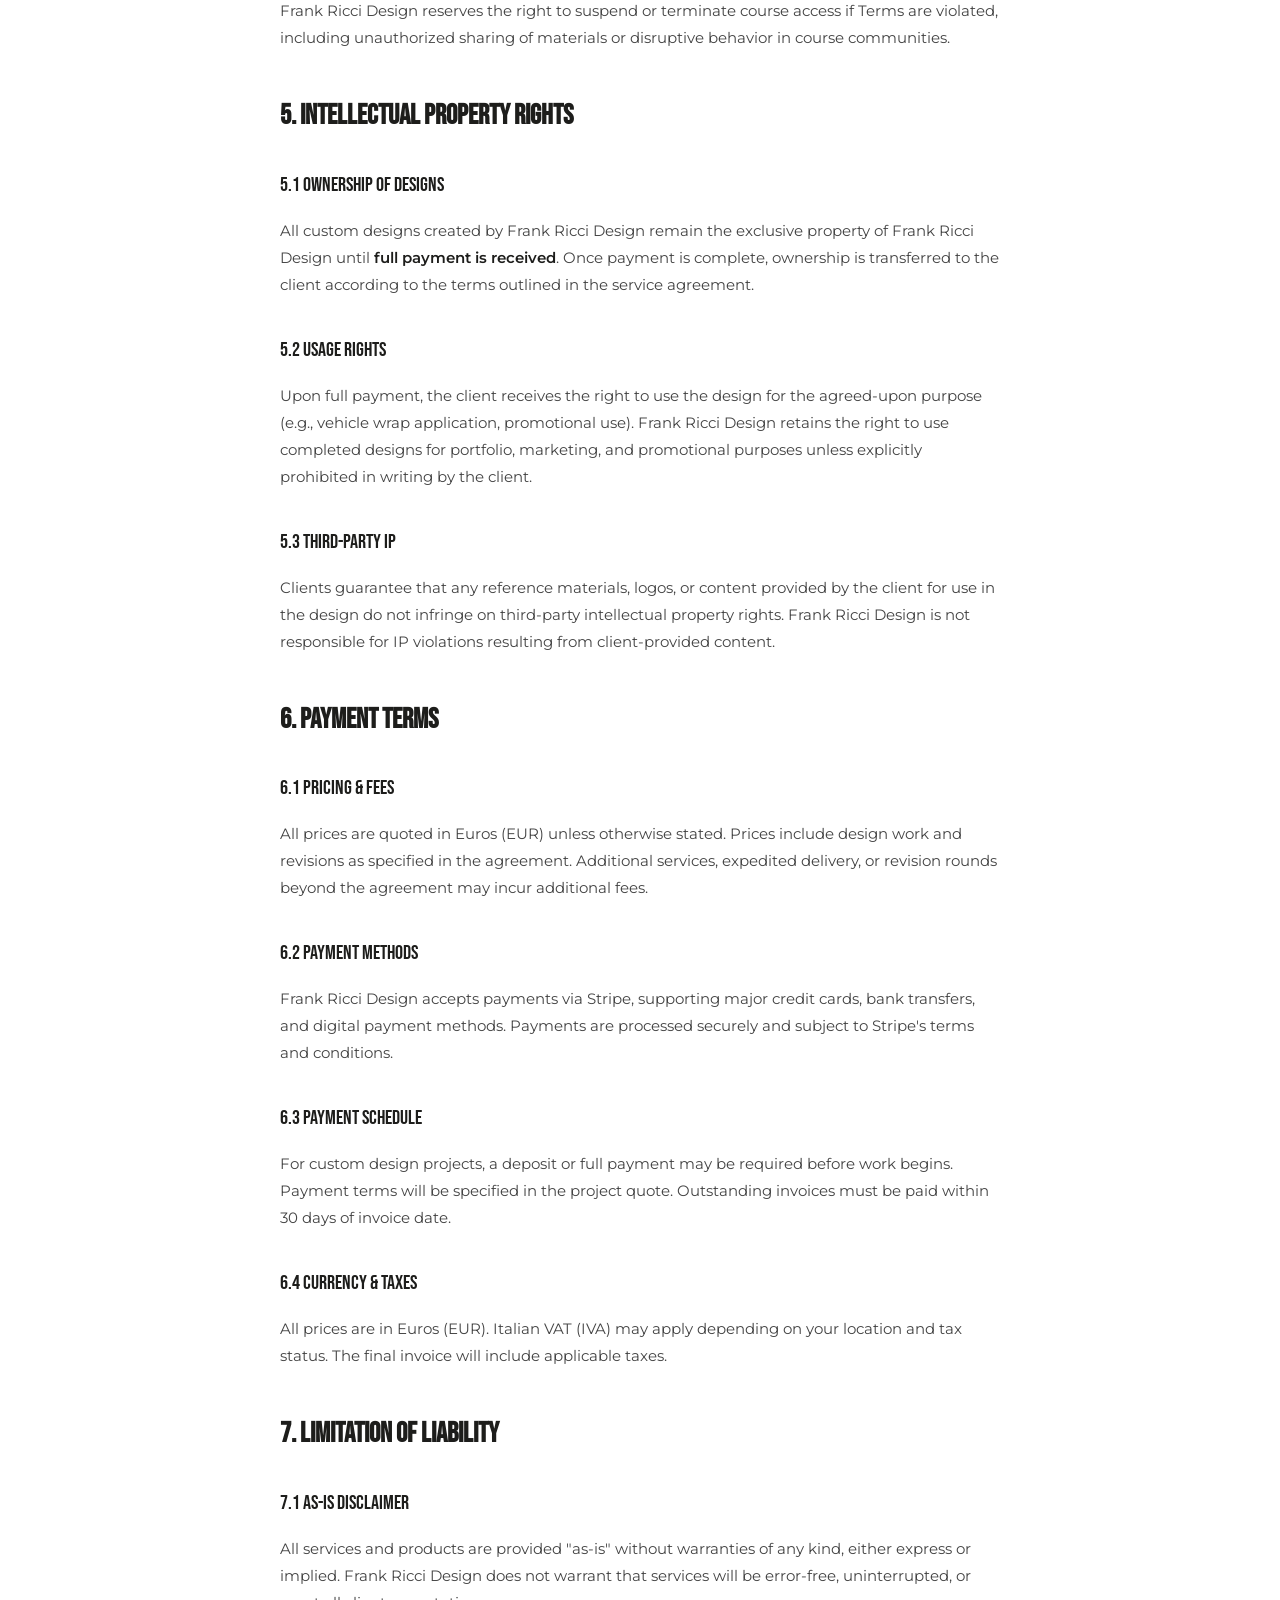
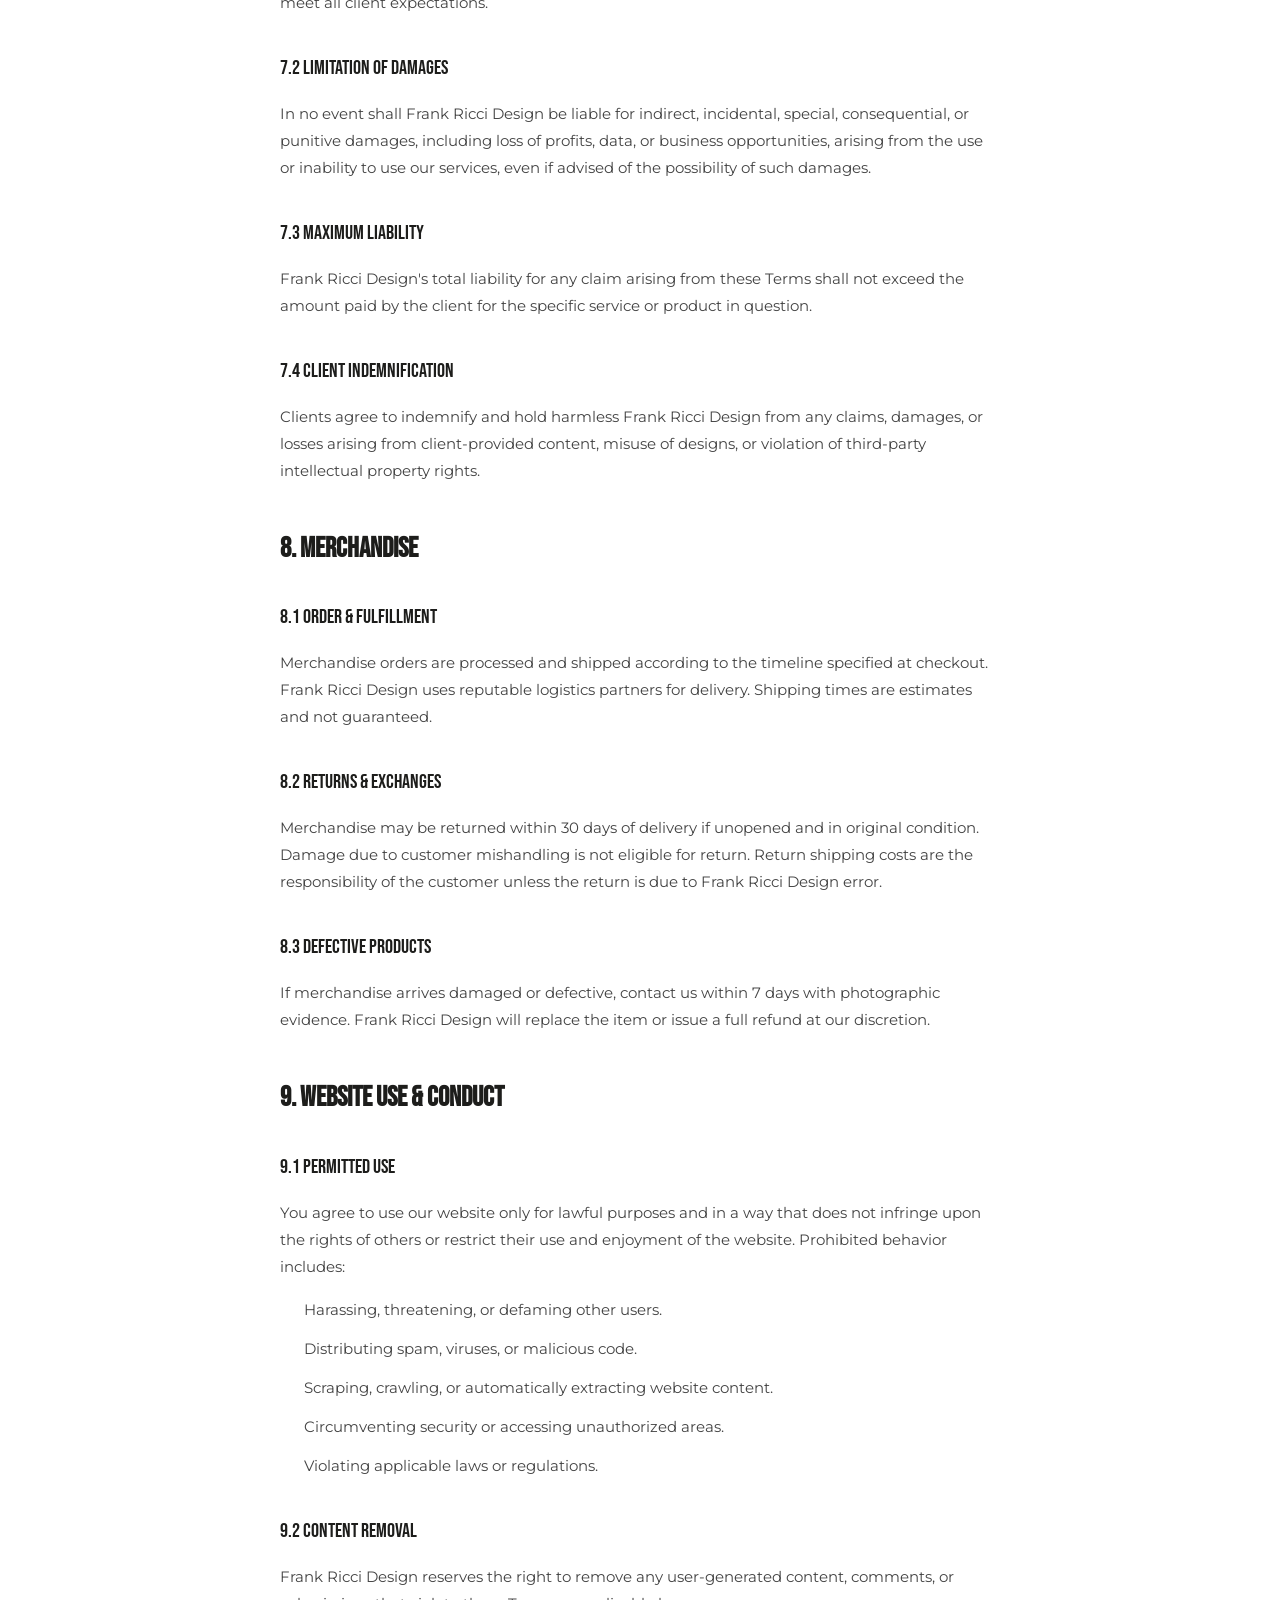
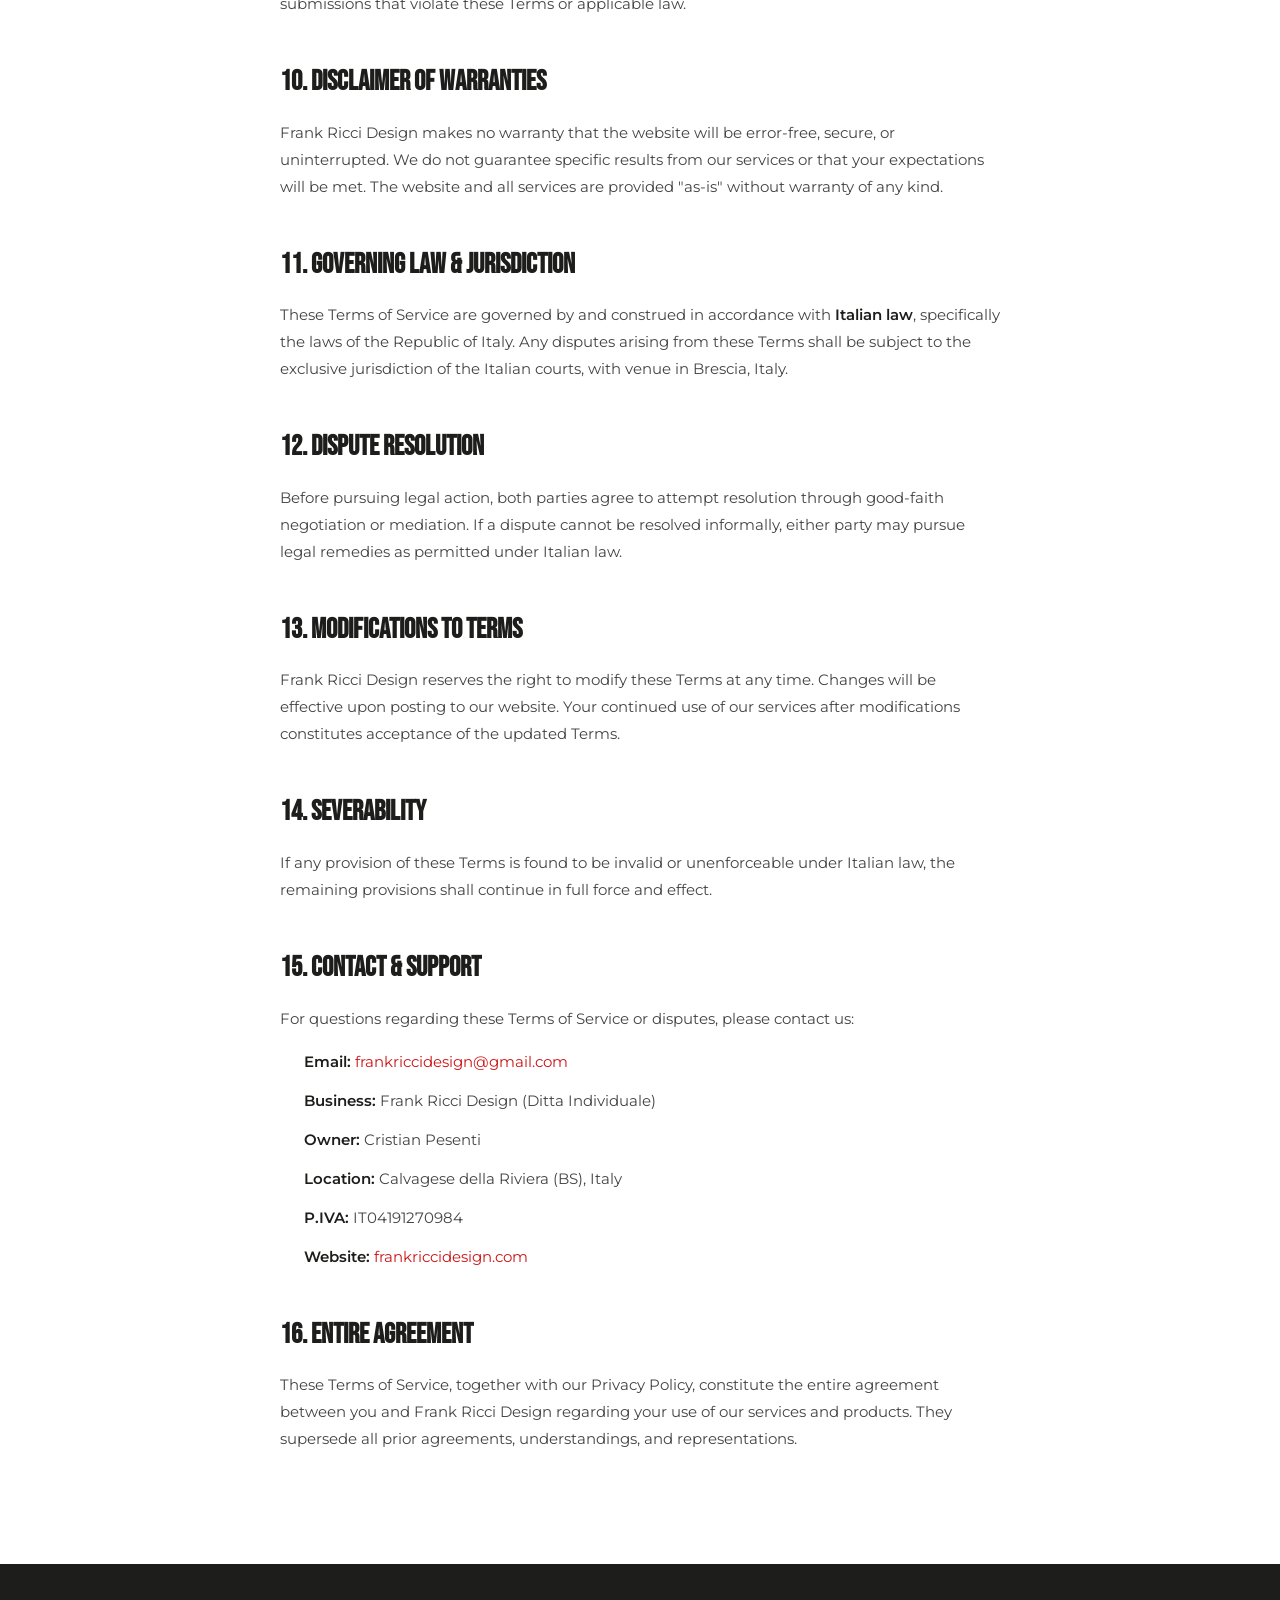
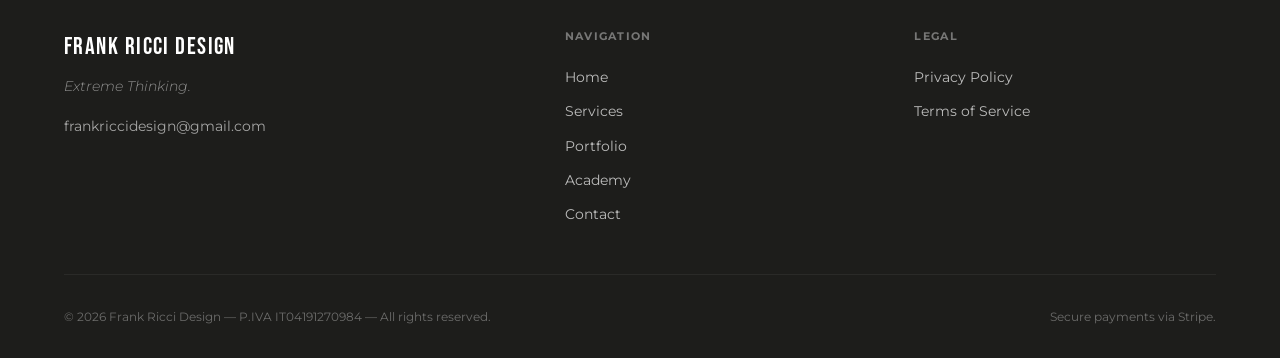
<file: pages/terms-of-service.html>
<!DOCTYPE html>
<html lang="en">
<head>
  <meta charset="UTF-8">
  <meta name="viewport" content="width=device-width, initial-scale=1.0">
  <title>Terms of Service — Frank Ricci Design</title>
  <meta name="description" content="Terms of Service for Frank Ricci Design. Review our policies for digital products, design services, courses, and intellectual property rights.">
  <meta property="og:title" content="Terms of Service — Frank Ricci Design">
  <meta property="og:description" content="Terms of Service and conditions of use for Frank Ricci Design products and services.">
  <link rel="icon" href="/favicon.svg" type="image/svg+xml">
  <link rel="preconnect" href="https://fonts.googleapis.com">
  <link rel="preconnect" href="https://fonts.gstatic.com" crossorigin>
  <link href="https://fonts.googleapis.com/css2?family=Bebas+Neue&family=IBM+Plex+Mono:wght@400;600&family=Montserrat:ital,wght@0,300;0,400;0,600;0,700;1,300&display=swap" rel="stylesheet">
  <link rel="stylesheet" href="../assets/css/global.css">
  <style>
    /* ── Legal page layout ── */
    .legal-content {
      max-width: 720px;
      margin: 0 auto;
      padding: 64px 0 96px;
    }

    .legal-content h2 {
      font-family: var(--font-display);
      font-size: 28px;
      color: var(--dark);
      line-height: 1.2;
      margin-top: 48px;
      margin-bottom: 20px;
    }

    .legal-content h3 {
      font-family: var(--font-display);
      font-size: 20px;
      color: var(--dark);
      margin-top: 36px;
      margin-bottom: 16px;
      font-weight: 400;
    }

    .legal-content p {
      font-family: var(--font-body);
      font-size: 15px;
      color: #444;
      line-height: 1.8;
      margin-bottom: 16px;
    }

    .legal-content ul,
    .legal-content ol {
      font-family: var(--font-body);
      font-size: 15px;
      color: #444;
      line-height: 1.8;
      margin-bottom: 20px;
      margin-left: 24px;
    }

    .legal-content li {
      margin-bottom: 12px;
    }

    .legal-content strong {
      color: var(--dark);
      font-weight: 600;
    }

    .legal-content a {
      color: var(--red);
      text-decoration: none;
      transition: opacity .2s;
    }

    .legal-content a:hover {
      opacity: 0.8;
    }

    .legal-meta {
      font-family: var(--font-mono);
      font-size: 11px;
      font-weight: 600;
      letter-spacing: .1em;
      text-transform: uppercase;
      color: var(--gray);
      margin-bottom: 32px;
    }

    /* ── Responsive ── */
    @media (max-width: 768px) {
      .legal-content {
        padding: 48px 0 72px;
      }

      .legal-content h2 {
        font-size: 24px;
        margin-top: 40px;
      }

      .legal-content h3 {
        font-size: 18px;
        margin-top: 32px;
      }
    }
  </style>

  <!-- JSON-LD -->
  <script type="application/ld+json">
  {
    "@context": "https://schema.org",
    "@type": "WebPage",
    "name": "Terms of Service — Frank Ricci Design",
    "url": "https://frankriccidesign.com/pages/terms-of-service.html",
    "description": "Terms of Service and conditions of use for Frank Ricci Design products and services.",
    "publisher": {
      "@type": "LocalBusiness",
      "name": "Frank Ricci Design",
      "email": "frankriccidesign@gmail.com"
    }
  }
  </script>
</head>
<body>

  <nav class="nav" id="nav">
    <div class="nav__inner">
      <a href="../index.html" class="nav__logo">
        <div class="nav__logo-stamp">
          <svg viewBox="0 0 1700.79 1700.79" xmlns="http://www.w3.org/2000/svg">
            <style>.ns2{fill:#cc1517}</style>
            <path class="ns2" d="M850.38,248.16c-332.59,0-602.2,269.64-602.2,602.23s269.6,602.23,602.2,602.23,602.22-269.64,602.22-602.23S1182.96,248.16,850.38,248.16ZM1116.51,1082.59l-.04,147.27c0,44.15-35.8,79.92-79.98,79.92h-377.07c-44.14,0-79.94-35.77-79.94-79.94v-151.07c-93.17-73.72-147.6-182.04-147.6-297.56,0-215.17,187.73-390.22,418.52-390.22s418.4,175.05,418.4,390.22c0,117.9-56.12,227.6-152.29,301.38Z"/>
            <path fill="#fff" d="M850.41,470.92c-187,0-338.53,138.93-338.53,310.29,0,106.46,58.49,200.38,147.54,256.26v192.36h377.07v-189.37c91.79-55.52,152.37-150.9,152.37-259.25,0-171.36-151.53-310.29-338.46-310.29Z"/>
          </svg>
        </div>
        <span class="nav__logo-text">FRANK RICCI DESIGN</span>
      </a>
      <ul class="nav__links">
        <li><a href="services.html" class="nav__link">Services</a></li>
        <li><a href="portfolio.html" class="nav__link">Portfolio</a></li>
        <li><a href="academy.html" class="nav__link">Academy</a></li>
        <li><a href="contact.html" class="nav__link">Contact</a></li>
      </ul>
      <a href="contact.html" class="nav__cta">Get a Quote</a>
      <button class="nav__hamburger" id="navToggle" aria-label="Menu" aria-expanded="false"><span></span><span></span><span></span></button>
    </div>
  </nav>
  <div class="nav__mobile" id="navMobile">
    <a href="services.html" class="nav__link">Services</a>
    <a href="portfolio.html" class="nav__link">Portfolio</a>
    <a href="academy.html" class="nav__link">Academy</a>
    <a href="contact.html" class="nav__link">Contact</a>
    <a href="contact.html" class="btn btn--primary" style="align-self:flex-start;margin-top:8px">Get a Quote</a>
  </div>

  <!-- PAGE HERO -->
  <section class="page-hero">
    <div class="container">
      <div class="page-hero__eyebrow">Legal</div>
      <h1 class="page-hero__title">Terms of Service.</h1>
      <p class="page-hero__subtitle">The terms and conditions that govern your use of Frank Ricci Design products and services.</p>
    </div>
  </section>

  <main>
    <div class="container">
      <div class="legal-content">

        <div class="legal-meta">Last updated — March 2026</div>

        <h2>Agreement to Terms</h2>
        <p>These Terms of Service ("Terms") constitute a binding agreement between you ("Client," "User," or "You") and <strong>Frank Ricci Design</strong>, a sole proprietorship (Ditta Individuale) owned by Cristian Pesenti, located in Calvagese della Riviera (BS), Italy, P.IVA IT04191270984 ("Company," "We," "Us," or "Our").</p>

        <p>By accessing our website, purchasing digital products, engaging in design services, enrolling in FRD Academy, or purchasing merchandise, you agree to be bound by these Terms. If you do not agree with any provision, you must not use our services. These Terms are governed by Italian law.</p>

        <h2>1. Services Overview</h2>
        <p>Frank Ricci Design provides the following services:</p>
        <ul>
          <li><strong>Custom Automotive Wrap Design:</strong> Bespoke wrap designs for vehicles, tailored to client specifications.</li>
          <li><strong>Digital Design Products:</strong> Pre-designed assets, templates, and downloadable design files.</li>
          <li><strong>FRD Academy:</strong> Online education courses covering design techniques, wrap design fundamentals, and digital tools.</li>
          <li><strong>Merchandise:</strong> Branded apparel, accessories, and physical products.</li>
        </ul>

        <h2>2. Digital Products</h2>

        <h3>2.1 Non-Refundable Downloads</h3>
        <p>All digital products (design files, templates, presets, courses, and educational materials) are <strong>non-refundable once downloaded</strong>. By purchasing and downloading a digital product, you acknowledge that you have had the opportunity to review the product description, preview, and specifications before purchase.</p>

        <h3>2.2 License & Usage Rights</h3>
        <p>When you purchase a digital product, you receive a personal, non-exclusive, non-transferable license to use the product for your own purposes. You may not resell, distribute, modify, or claim ownership of the product without explicit written permission from Frank Ricci Design.</p>

        <h3>2.3 Intellectual Property</h3>
        <p>All digital products are protected by copyright. Unauthorized reproduction, distribution, or modification is prohibited and subject to legal action.</p>

        <h2>3. Custom Design Services</h2>

        <h3>3.1 Quotation & Agreement</h3>
        <p>Custom design projects (wrap design, consultation, bespoke graphics) require a formal quote. Once a quote is accepted and payment is received, a binding service agreement is formed. The final scope of work will be documented in writing.</p>

        <h3>3.2 Revision Policy</h3>
        <p>Custom design services include a specified number of revision rounds as outlined in the project agreement. Additional revisions beyond the included number may incur additional fees. The final design delivery includes a maximum of 3 revision rounds by default unless otherwise agreed in writing.</p>

        <h3>3.3 Timeline & Delivery</h3>
        <p>Project timelines are outlined in the service agreement. Frank Ricci Design commits to delivering work within the agreed timeframe. Delays due to client feedback, revisions, or unavailable information may extend the timeline. Expedited delivery may be available upon request with additional fees.</p>

        <h3>3.4 Client Responsibilities</h3>
        <p>Clients agree to provide accurate project specifications, reference materials, vehicle dimensions, and timely feedback during the revision process. Delays in providing required information may impact delivery timelines.</p>

        <h2>4. FRD Academy Courses</h2>

        <h3>4.1 Course Access & Enrollment</h3>
        <p>By enrolling in an FRD Academy course, you agree to the course-specific terms. Courses are provided as-is with access to video lessons, downloadable resources, and community support (where applicable).</p>

        <h3>4.2 Course Materials</h3>
        <p>Course materials are protected by copyright and are for your personal educational use only. You may not share, resell, or distribute course content to third parties.</p>

        <h3>4.3 Refunds & Cancellation</h3>
        <p>Refunds for course enrollments may be issued within 14 days of purchase if the course has not been substantially accessed (less than 25% completion). Refund requests after this period will not be honored unless there are exceptional circumstances at the sole discretion of Frank Ricci Design.</p>

        <h3>4.4 Account Suspension</h3>
        <p>Frank Ricci Design reserves the right to suspend or terminate course access if Terms are violated, including unauthorized sharing of materials or disruptive behavior in course communities.</p>

        <h2>5. Intellectual Property Rights</h2>

        <h3>5.1 Ownership of Designs</h3>
        <p>All custom designs created by Frank Ricci Design remain the exclusive property of Frank Ricci Design until <strong>full payment is received</strong>. Once payment is complete, ownership is transferred to the client according to the terms outlined in the service agreement.</p>

        <h3>5.2 Usage Rights</h3>
        <p>Upon full payment, the client receives the right to use the design for the agreed-upon purpose (e.g., vehicle wrap application, promotional use). Frank Ricci Design retains the right to use completed designs for portfolio, marketing, and promotional purposes unless explicitly prohibited in writing by the client.</p>

        <h3>5.3 Third-Party IP</h3>
        <p>Clients guarantee that any reference materials, logos, or content provided by the client for use in the design do not infringe on third-party intellectual property rights. Frank Ricci Design is not responsible for IP violations resulting from client-provided content.</p>

        <h2>6. Payment Terms</h2>

        <h3>6.1 Pricing & Fees</h3>
        <p>All prices are quoted in Euros (EUR) unless otherwise stated. Prices include design work and revisions as specified in the agreement. Additional services, expedited delivery, or revision rounds beyond the agreement may incur additional fees.</p>

        <h3>6.2 Payment Methods</h3>
        <p>Frank Ricci Design accepts payments via Stripe, supporting major credit cards, bank transfers, and digital payment methods. Payments are processed securely and subject to Stripe's terms and conditions.</p>

        <h3>6.3 Payment Schedule</h3>
        <p>For custom design projects, a deposit or full payment may be required before work begins. Payment terms will be specified in the project quote. Outstanding invoices must be paid within 30 days of invoice date.</p>

        <h3>6.4 Currency & Taxes</h3>
        <p>All prices are in Euros (EUR). Italian VAT (IVA) may apply depending on your location and tax status. The final invoice will include applicable taxes.</p>

        <h2>7. Limitation of Liability</h2>

        <h3>7.1 As-Is Disclaimer</h3>
        <p>All services and products are provided "as-is" without warranties of any kind, either express or implied. Frank Ricci Design does not warrant that services will be error-free, uninterrupted, or meet all client expectations.</p>

        <h3>7.2 Limitation of Damages</h3>
        <p>In no event shall Frank Ricci Design be liable for indirect, incidental, special, consequential, or punitive damages, including loss of profits, data, or business opportunities, arising from the use or inability to use our services, even if advised of the possibility of such damages.</p>

        <h3>7.3 Maximum Liability</h3>
        <p>Frank Ricci Design's total liability for any claim arising from these Terms shall not exceed the amount paid by the client for the specific service or product in question.</p>

        <h3>7.4 Client Indemnification</h3>
        <p>Clients agree to indemnify and hold harmless Frank Ricci Design from any claims, damages, or losses arising from client-provided content, misuse of designs, or violation of third-party intellectual property rights.</p>

        <h2>8. Merchandise</h2>

        <h3>8.1 Order & Fulfillment</h3>
        <p>Merchandise orders are processed and shipped according to the timeline specified at checkout. Frank Ricci Design uses reputable logistics partners for delivery. Shipping times are estimates and not guaranteed.</p>

        <h3>8.2 Returns & Exchanges</h3>
        <p>Merchandise may be returned within 30 days of delivery if unopened and in original condition. Damage due to customer mishandling is not eligible for return. Return shipping costs are the responsibility of the customer unless the return is due to Frank Ricci Design error.</p>

        <h3>8.3 Defective Products</h3>
        <p>If merchandise arrives damaged or defective, contact us within 7 days with photographic evidence. Frank Ricci Design will replace the item or issue a full refund at our discretion.</p>

        <h2>9. Website Use & Conduct</h2>

        <h3>9.1 Permitted Use</h3>
        <p>You agree to use our website only for lawful purposes and in a way that does not infringe upon the rights of others or restrict their use and enjoyment of the website. Prohibited behavior includes:</p>
        <ul>
          <li>Harassing, threatening, or defaming other users.</li>
          <li>Distributing spam, viruses, or malicious code.</li>
          <li>Scraping, crawling, or automatically extracting website content.</li>
          <li>Circumventing security or accessing unauthorized areas.</li>
          <li>Violating applicable laws or regulations.</li>
        </ul>

        <h3>9.2 Content Removal</h3>
        <p>Frank Ricci Design reserves the right to remove any user-generated content, comments, or submissions that violate these Terms or applicable law.</p>

        <h2>10. Disclaimer of Warranties</h2>
        <p>Frank Ricci Design makes no warranty that the website will be error-free, secure, or uninterrupted. We do not guarantee specific results from our services or that your expectations will be met. The website and all services are provided "as-is" without warranty of any kind.</p>

        <h2>11. Governing Law & Jurisdiction</h2>
        <p>These Terms of Service are governed by and construed in accordance with <strong>Italian law</strong>, specifically the laws of the Republic of Italy. Any disputes arising from these Terms shall be subject to the exclusive jurisdiction of the Italian courts, with venue in Brescia, Italy.</p>

        <h2>12. Dispute Resolution</h2>
        <p>Before pursuing legal action, both parties agree to attempt resolution through good-faith negotiation or mediation. If a dispute cannot be resolved informally, either party may pursue legal remedies as permitted under Italian law.</p>

        <h2>13. Modifications to Terms</h2>
        <p>Frank Ricci Design reserves the right to modify these Terms at any time. Changes will be effective upon posting to our website. Your continued use of our services after modifications constitutes acceptance of the updated Terms.</p>

        <h2>14. Severability</h2>
        <p>If any provision of these Terms is found to be invalid or unenforceable under Italian law, the remaining provisions shall continue in full force and effect.</p>

        <h2>15. Contact & Support</h2>
        <p>For questions regarding these Terms of Service or disputes, please contact us:</p>
        <ul>
          <li><strong>Email:</strong> <a href="mailto:frankriccidesign@gmail.com">frankriccidesign@gmail.com</a></li>
          <li><strong>Business:</strong> Frank Ricci Design (Ditta Individuale)</li>
          <li><strong>Owner:</strong> Cristian Pesenti</li>
          <li><strong>Location:</strong> Calvagese della Riviera (BS), Italy</li>
          <li><strong>P.IVA:</strong> IT04191270984</li>
          <li><strong>Website:</strong> <a href="https://frankriccidesign.com" target="_blank">frankriccidesign.com</a></li>
        </ul>

        <h2>16. Entire Agreement</h2>
        <p>These Terms of Service, together with our Privacy Policy, constitute the entire agreement between you and Frank Ricci Design regarding your use of our services and products. They supersede all prior agreements, understandings, and representations.</p>

      </div>
    </div>
  </main>

  <!-- FOOTER -->
  <footer class="footer">
    <div class="container">
      <div class="footer__grid">
        <div>
          <div class="footer__brand-name">Frank Ricci Design</div>
          <div class="footer__brand-payoff">Extreme Thinking.</div>
          <a href="mailto:frankriccidesign@gmail.com" style="color:rgba(255,255,255,0.6);font-size:14px">frankriccidesign@gmail.com</a>
        </div>
        <div>
          <div class="footer__col-title">Navigation</div>
          <nav class="footer__nav">
            <a href="../index.html">Home</a>
            <a href="services.html">Services</a>
            <a href="portfolio.html">Portfolio</a>
            <a href="academy.html">Academy</a>
            <a href="contact.html">Contact</a>
          </nav>
        </div>
        <div>
          <div class="footer__col-title">Legal</div>
          <nav class="footer__nav">
            <a href="privacy-policy.html">Privacy Policy</a>
            <a href="terms-of-service.html">Terms of Service</a>
          </nav>
        </div>
      </div>
      <div class="footer__bottom">
        <span>© 2026 Frank Ricci Design — P.IVA IT04191270984 — All rights reserved.</span>
        <span>Secure payments via Stripe.</span>
      </div>
    </div>
  </footer>

  <script src="../assets/js/main.js"></script>
  <!-- Google Analytics 4 -->
  <script async src="https://www.googletagmanager.com/gtag/js?id=G-75PV2FYFJY"></script>
  <script>
    window.dataLayer = window.dataLayer || [];
    function gtag(){dataLayer.push(arguments);}
    gtag('js', new Date());
    gtag('config', 'G-75PV2FYFJY', { anonymize_ip: true });
  </script>
</body>
</html>
</file>
<file: assets/css/global.css>
/* ============================================
   FRD WEBSITE — GLOBAL STYLES
   Frank Ricci Design | frankriccidesign.com
   Stack: HTML/CSS/JS + Vercel
   FORGE — NEXXUS Group — 2026
   ============================================ */

/* --- FONTS --- */
@import url('https://fonts.googleapis.com/css2?family=Bebas+Neue&family=IBM+Plex+Mono:wght@400;600&family=Montserrat:ital,wght@0,300;0,400;0,600;0,700;1,300&display=swap');

/* --- RESET & BASE --- */
*, *::before, *::after {
  box-sizing: border-box;
  margin: 0;
  padding: 0;
}

:root {
  --red:    #cc1517;
  --dark:   #1d1d1b;
  --white:  #ffffff;
  --light:  #f5f5f5;
  --gray:   #888888;
  --border: #2a2a28;

  --font-display: 'Bebas Neue', sans-serif;
  --font-body:    'Montserrat', sans-serif;
  --font-mono:    'IBM Plex Mono', monospace;

  --max-w: 1200px;
  --nav-h: 72px;
}

html {
  scroll-behavior: smooth;
  font-size: 16px;
}

body {
  font-family: var(--font-body);
  font-weight: 400;
  color: var(--dark);
  background: var(--white);
  line-height: 1.6;
  -webkit-font-smoothing: antialiased;
}

img, svg {
  display: block;
  max-width: 100%;
}

a {
  color: inherit;
  text-decoration: none;
}

ul {
  list-style: none;
}

/* --- UTILITY --- */
.container {
  max-width: var(--max-w);
  margin: 0 auto;
  padding: 0 24px;
}

.section {
  padding: 96px 0;
}

.section--dark {
  background: var(--dark);
  color: var(--white);
}

.section--light {
  background: var(--light);
}

.section__header {
  margin-bottom: 56px;
}

.section__eyebrow {
  font-family: var(--font-mono);
  font-size: 12px;
  font-weight: 600;
  letter-spacing: 0.15em;
  text-transform: uppercase;
  color: var(--red);
  margin-bottom: 12px;
}

.section__title {
  font-family: var(--font-display);
  font-size: clamp(36px, 5vw, 64px);
  line-height: 1;
  letter-spacing: 0.02em;
}

.section__subtitle {
  font-size: 18px;
  font-weight: 300;
  color: var(--gray);
  margin-top: 16px;
  max-width: 600px;
}

/* --- BUTTONS --- */
.btn {
  display: inline-flex;
  align-items: center;
  gap: 8px;
  padding: 14px 32px;
  font-family: var(--font-body);
  font-size: 14px;
  font-weight: 600;
  letter-spacing: 0.05em;
  text-transform: uppercase;
  cursor: pointer;
  transition: all 0.2s ease;
  border: none;
  border-radius: var(--radius);
  text-decoration: none;
}

.btn--primary {
  background: var(--red);
  color: var(--white);
}

.btn--primary:hover {
  background: #a8100f;
}

.btn--outline {
  background: transparent;
  color: var(--white);
  border: 1px solid var(--white);
}

.btn--outline:hover {
  background: var(--white);
  color: var(--dark);
}

.btn--outline-dark {
  background: transparent;
  color: var(--dark);
  border: 1px solid var(--dark);
}

.btn--outline-dark:hover {
  background: var(--dark);
  color: var(--white);
}

.btn--text {
  padding: 0;
  background: none;
  color: var(--gray);
  font-size: 14px;
  font-weight: 400;
  letter-spacing: 0;
  text-transform: none;
  border-bottom: 1px solid transparent;
  transition: border-color 0.2s, color 0.2s;
}

.btn--text:hover {
  color: var(--dark);
  border-color: var(--dark);
}

/* --- NAVIGATION --- */
.nav {
  position: fixed;
  top: 0;
  left: 0;
  right: 0;
  z-index: 100;
  height: var(--nav-h);
  display: flex;
  align-items: center;
  background: rgba(29, 29, 27, 0.95);
  backdrop-filter: blur(8px);
  border-bottom: 1px solid var(--border);
  transition: background 0.3s;
}

.nav__inner {
  max-width: var(--max-w);
  margin: 0 auto;
  padding: 0 24px;
  width: 100%;
  display: flex;
  align-items: center;
  justify-content: space-between;
}

.nav__logo {
  display: flex;
  align-items: center;
  gap: 12px;
  text-decoration: none;
}

.nav__logo-stamp {
  width: 40px;
  height: 40px;
  flex-shrink: 0;
}

.nav__logo-text {
  font-family: var(--font-display);
  font-size: 20px;
  letter-spacing: 0.08em;
  color: var(--white);
  line-height: 1;
}

.nav__links {
  display: flex;
  align-items: center;
  gap: 32px;
}

.nav__link {
  font-size: 13px;
  font-weight: 600;
  letter-spacing: 0.06em;
  text-transform: uppercase;
  color: rgba(255,255,255,0.7);
  transition: color 0.2s;
  text-decoration: none;
}

.nav__link:hover,
.nav__link.active {
  color: var(--white);
}

.nav__cta {
  font-size: 13px;
  font-weight: 700;
  letter-spacing: 0.06em;
  text-transform: uppercase;
  color: var(--white);
  background: var(--red);
  padding: 10px 20px;
  transition: background 0.2s;
  text-decoration: none;
}

.nav__cta:hover {
  background: #a8100f;
}

.nav__hamburger {
  display: none;
  flex-direction: column;
  gap: 5px;
  background: none;
  border: none;
  cursor: pointer;
  padding: 4px;
}

.nav__hamburger span {
  display: block;
  width: 24px;
  height: 2px;
  background: var(--white);
  transition: all 0.3s;
}

/* Mobile nav */
.nav__mobile {
  display: none;
  position: fixed;
  top: var(--nav-h);
  left: 0;
  right: 0;
  background: var(--dark);
  padding: 24px;
  z-index: 99;
  flex-direction: column;
  gap: 24px;
  border-bottom: 1px solid var(--border);
}

.nav__mobile.open {
  display: flex;
}

.nav__mobile .nav__link {
  font-size: 16px;
  color: rgba(255,255,255,0.8);
}

/* --- FOOTER --- */
.footer {
  background: var(--dark);
  color: var(--white);
  padding: 64px 0 32px;
}

.footer__grid {
  display: grid;
  grid-template-columns: 1.5fr 1fr 1fr;
  gap: 48px;
  padding-bottom: 48px;
  border-bottom: 1px solid var(--border);
}

.footer__brand-name {
  font-family: var(--font-display);
  font-size: 24px;
  letter-spacing: 0.06em;
  margin-bottom: 8px;
}

.footer__brand-payoff {
  font-size: 14px;
  font-weight: 300;
  font-style: italic;
  color: rgba(255,255,255,0.5);
  margin-bottom: 16px;
}

.footer__col-title {
  font-size: 11px;
  font-weight: 700;
  letter-spacing: 0.12em;
  text-transform: uppercase;
  color: rgba(255,255,255,0.4);
  margin-bottom: 20px;
}

.footer__nav {
  display: flex;
  flex-direction: column;
  gap: 12px;
}

.footer__nav a {
  font-size: 14px;
  color: rgba(255,255,255,0.7);
  transition: color 0.2s;
}

.footer__nav a:hover {
  color: var(--white);
}

.footer__connect {
  display: flex;
  flex-direction: column;
  gap: 12px;
}

.footer__connect a {
  font-size: 14px;
  color: rgba(255,255,255,0.7);
  transition: color 0.2s;
}

.footer__connect a:hover {
  color: var(--white);
}

.footer__bottom {
  display: flex;
  align-items: center;
  justify-content: space-between;
  padding-top: 32px;
  font-size: 12px;
  color: rgba(255,255,255,0.35);
  flex-wrap: wrap;
  gap: 8px;
}

/* --- DIVIDER --- */
.divider {
  width: 48px;
  height: 3px;
  background: var(--red);
  margin-bottom: 24px;
}

/* --- TAGS / BADGES --- */
.tag {
  display: inline-block;
  font-family: var(--font-mono);
  font-size: 11px;
  font-weight: 600;
  letter-spacing: 0.1em;
  text-transform: uppercase;
  padding: 4px 10px;
  border-radius: var(--radius);
  background: var(--light);
  color: var(--dark);
}

.tag--red {
  background: var(--red);
  color: var(--white);
}

.tag--dark {
  background: var(--dark);
  color: var(--white);
}

/* --- CREDIBILITY STRIP --- */
.cred-strip {
  background: var(--dark);
  padding: 96px 0;
  border-top: 1px solid var(--border);
  border-bottom: 1px solid var(--border);
  overflow: hidden;
}

.cred-strip__inner {
  display: grid;
  grid-template-columns: repeat(4, 1fr);
  gap: 48px;
  max-width: var(--max-w);
  margin: 0 auto;
  padding: 0 24px;
}

.cred-strip__item {
  display: flex;
  flex-direction: column;
  align-items: flex-start;
  gap: 16px;
  text-align: left;
}

.cred-strip__dot {
  width: 6px;
  height: 6px;
  border-radius: 50%;
  background: var(--red);
  flex-shrink: 0;
}

.cred-strip__text {
  font-size: 18px;
  font-weight: 600;
  letter-spacing: 0.04em;
  color: rgba(255,255,255,0.9);
  line-height: 1.4;
}

/* --- PAGE HERO --- */
.page-hero {
  padding: calc(var(--nav-h) + 80px) 0 80px;
  background: var(--dark);
  color: var(--white);
}

.page-hero__eyebrow {
  font-family: var(--font-mono);
  font-size: 12px;
  font-weight: 600;
  letter-spacing: 0.15em;
  text-transform: uppercase;
  color: var(--red);
  margin-bottom: 16px;
}

.page-hero__title {
  font-family: var(--font-display);
  font-size: clamp(48px, 7vw, 96px);
  line-height: 0.95;
  letter-spacing: 0.02em;
  margin-bottom: 20px;
}

.page-hero__subtitle {
  font-size: 18px;
  font-weight: 300;
  color: rgba(255,255,255,0.65);
  max-width: 560px;
  line-height: 1.7;
}

/* --- RESPONSIVE --- */
@media (max-width: 900px) {
  .footer__grid {
    grid-template-columns: 1fr 1fr;
  }

  .nav__links,
  .nav__cta {
    display: none;
  }

  .nav__hamburger {
    display: flex;
  }

  .section {
    padding: 64px 0;
  }
}

@media (max-width: 900px) {
  .cred-strip__inner {
    grid-template-columns: repeat(2, 1fr);
    gap: 32px;
  }
}

@media (max-width: 600px) {
  .footer__grid {
    grid-template-columns: 1fr;
    gap: 32px;
  }

  .footer__bottom {
    flex-direction: column;
    text-align: center;
  }

  .cred-strip {
    padding: 64px 0;
  }

  .cred-strip__inner {
    grid-template-columns: 1fr;
    gap: 28px;
  }

  .cred-strip__text {
    font-size: 14px;
  }
}
</file>
<file: assets/css/vars.css>
/* ========================================
   FRD Design System - CSS Variables & Base
   ======================================== */

:root {
  /* Colors - Dark Neumorphism */
  --bg: #161616;
  --bg-dark: #111111;
  --bg-card: #1c1c1e;
  --red: #cc1417;
  --amber: #d97706;
  --white: #ffffff;
  --grey: #aaaaaa;
  --grey-light: #cccccc;
  --grey-dark: #555555;
  --border-subtle: rgba(255, 255, 255, 0.06);

  /* Dark Neumorphism Shadows */
  --shadow-light: rgba(255, 255, 255, 0.06);
  --shadow-dark: rgba(0, 0, 0, 0.6);
  --neumorphism: -4px -4px 10px var(--shadow-light), 4px 4px 12px var(--shadow-dark);
  --neumorphism-hover: -6px -6px 16px rgba(255, 255, 255, 0.08), 6px 6px 20px rgba(0, 0, 0, 0.7);
  --neumorphism-inset: inset -3px -3px 7px rgba(255, 255, 255, 0.04), inset 3px 3px 8px rgba(0, 0, 0, 0.5);

  /* Typography */
  --font-display: 'Bebas Neue', sans-serif;
  --font-body: 'Montserrat', sans-serif;
  --font-mono: 'IBM Plex Mono', monospace;

  /* Spacing */
  --spacing-xs: 0.5rem;
  --spacing-sm: 1rem;
  --spacing-md: 1.5rem;
  --spacing-lg: 2rem;
  --spacing-xl: 3rem;
  --spacing-2xl: 5rem;

  /* Typography Scale */
  --text-xs: 0.65rem;
  --text-sm: 0.85rem;
  --text-base: 1rem;
  --text-lg: 1.25rem;
  --text-xl: 1.5rem;
  --text-2xl: 2rem;
  --text-3xl: 2.5rem;
  --text-4xl: 3.5rem;

  /* Transitions */
  --transition: 0.3s ease-in-out;
  --transition-fast: 0.15s ease-in-out;
  --transition-slow: 0.5s ease-in-out;

  /* Z-index */
  --z-nav: 1000;
  --z-nav-overlay: 999;
  --z-tooltip: 500;

  /* Border Radius */
  --radius: 5px;
  --radius-lg: 10px;

  /* Breakpoints (for reference) */
  /* mobile-first: base, 640px, 1024px, 1280px */
}

/* ========================================
   Global Resets
   ======================================== */

*,
*::before,
*::after {
  box-sizing: border-box;
  margin: 0;
  padding: 0;
}

html {
  scroll-behavior: smooth;
  -webkit-font-smoothing: antialiased;
  -moz-osx-font-smoothing: grayscale;
}

body {
  font-family: var(--font-body);
  background-color: var(--bg);
  color: var(--white);
  line-height: 1.6;
  overflow-x: hidden;
  position: relative;
}

/* Noise overlay */
body::before {
  content: '';
  position: fixed;
  top: 0;
  left: 0;
  width: 100%;
  height: 100%;
  background-image: url('data:image/svg+xml;utf8,<svg xmlns="http://www.w3.org/2000/svg" width="100" height="100"><filter id="noise"><feTurbulence type="fractalNoise" baseFrequency="0.9" numOctaves="4" result="noise"/><feColorMatrix in="noise" type="saturate" values="0" /></filter><rect width="100" height="100" fill="%231e1e1e" filter="url(%23noise)" opacity="0.04"/></svg>');
  pointer-events: none;
  z-index: 1;
}

/* Crosshair cursor */
body {
  cursor: url('data:image/svg+xml;utf8,<svg xmlns="http://www.w3.org/2000/svg" width="32" height="32" viewBox="0 0 32 32"><line x1="16" y1="4" x2="16" y2="12" stroke="%23cc1417" stroke-width="1"/><line x1="16" y1="20" x2="16" y2="28" stroke="%23cc1417" stroke-width="1"/><line x1="4" y1="16" x2="12" y2="16" stroke="%23cc1417" stroke-width="1"/><line x1="20" y1="16" x2="28" y2="16" stroke="%23cc1417" stroke-width="1"/><circle cx="16" cy="16" r="2" fill="%23cc1417"/></svg>') 16 16, auto;
}

/* Selection styling */
::selection {
  background-color: var(--red);
  color: var(--bg);
}

::-moz-selection {
  background-color: var(--red);
  color: var(--bg);
}

/* ========================================
   Typography
   ======================================== */

h1, h2, h3, h4, h5, h6 {
  font-family: var(--font-display);
  font-weight: 400;
  letter-spacing: 0.05em;
  line-height: 1.2;
  text-transform: uppercase;
  margin: 0;
}

h1 { font-size: var(--text-4xl); }
h2 { font-size: var(--text-3xl); }
h3 { font-size: var(--text-2xl); }
h4 { font-size: var(--text-xl); }
h5 { font-size: var(--text-lg); }
h6 { font-size: var(--text-base); }

p {
  margin: 0;
  font-size: var(--text-base);
}

a {
  color: inherit;
  text-decoration: none;
  transition: color var(--transition);
}

/* ========================================
   Images & Media
   ======================================== */

img,
picture,
video {
  display: block;
  max-width: 100%;
  height: auto;
  border-radius: var(--radius);
}

/* ========================================
   Forms
   ======================================== */

input,
textarea,
select {
  font-family: inherit;
  font-size: 1rem;
  color: var(--white);
  background-color: var(--bg-card);
  border: 1px solid var(--border-subtle);
  border-radius: var(--radius);
  padding: var(--spacing-sm);
  transition: all var(--transition);
}

input:focus,
textarea:focus,
select:focus {
  outline: none;
  border-color: var(--red);
  box-shadow: 0 0 0 2px rgba(204, 20, 23, 0.1);
}

textarea {
  resize: vertical;
}

/* ========================================
   Utilities
   ======================================== */

.sr-only {
  position: absolute;
  width: 1px;
  height: 1px;
  padding: 0;
  margin: -1px;
  overflow: hidden;
  clip: rect(0, 0, 0, 0);
  white-space: nowrap;
  border-width: 0;
}

/* ========================================
   Responsive Typography
   ======================================== */

@media (max-width: 640px) {
  h1 { font-size: 2rem; }
  h2 { font-size: 1.75rem; }
  h3 { font-size: 1.5rem; }
  h4 { font-size: 1.25rem; }
}
</file>
<file: assets/css/nav.css>
/* ========================================
   Navigation & Header
   ======================================== */

nav {
  position: fixed;
  top: 0;
  left: 0;
  right: 0;
  z-index: var(--z-nav);
  background: linear-gradient(180deg, var(--bg) 0%, rgba(30, 30, 30, 0.8) 100%);
  backdrop-filter: blur(4px);
  border-bottom: 1px solid var(--border-subtle);
  transition: all var(--transition);
  padding: 1rem var(--spacing-md);
}

nav.scrolled {
  padding: 0.75rem var(--spacing-md);
  background: linear-gradient(180deg, var(--bg) 0%, rgba(30, 30, 30, 0.95) 100%);
}

/* Nav Container */
.nav-container {
  max-width: 1400px;
  margin: 0 auto;
  display: flex;
  justify-content: space-between;
  align-items: center;
  gap: var(--spacing-lg);
}

/* Logo */
.logo {
  font-family: var(--font-display);
  font-size: 1.4rem;
  font-weight: 400;
  letter-spacing: 0.1em;
  text-transform: uppercase;
  display: flex;
  align-items: center;
  gap: 0.4rem;
  transition: color var(--transition);
}

.logo:hover {
  color: var(--red);
}

.logo-dot {
  display: inline-block;
  width: 0.5rem;
  height: 0.5rem;
  background-color: var(--red);
  border-radius: 50%;
  animation: pulse 2s ease-in-out infinite;
}

@keyframes pulse {
  0%, 100% { opacity: 1; }
  50% { opacity: 0.5; }
}

/* Nav Links - Desktop */
.nav-links {
  display: none;
  align-items: center;
  gap: var(--spacing-xl);
  list-style: none;
}

@media (min-width: 1024px) {
  .nav-links {
    display: flex;
  }
}

.nav-links a {
  font-family: var(--font-mono);
  font-size: var(--text-xs);
  text-transform: uppercase;
  letter-spacing: 0.15em;
  color: var(--grey);
  transition: color var(--transition);
  position: relative;
}

.nav-links a:hover,
.nav-links a.active {
  color: var(--white);
}

.nav-links a.active::after {
  content: '';
  position: absolute;
  bottom: -4px;
  left: 0;
  right: 0;
  height: 1px;
  background-color: var(--red);
}

/* CTA Button */
.nav-cta {
  display: none;
  font-family: var(--font-mono);
  font-size: var(--text-xs);
  text-transform: uppercase;
  letter-spacing: 0.15em;
  color: var(--red);
  background-color: transparent;
  border: 1px solid var(--red);
  padding: 0.75rem 1.5rem;
  cursor: pointer;
  transition: all var(--transition-fast);
  clip-path: polygon(8px 0%, 100% 0%, calc(100% - 8px) 100%, 0% 100%);
}

@media (min-width: 1024px) {
  .nav-cta {
    display: inline-block;
  }
}

.nav-cta:hover {
  background-color: var(--red);
  color: var(--bg);
}

/* Hamburger Menu - Mobile */
.nav-toggle {
  display: flex;
  flex-direction: column;
  justify-content: center;
  gap: 0.35rem;
  background: none;
  border: none;
  cursor: pointer;
  padding: 0.5rem;
  z-index: var(--z-nav) + 1;
}

@media (min-width: 1024px) {
  .nav-toggle {
    display: none;
  }
}

.nav-toggle span {
  display: block;
  width: 24px;
  height: 2px;
  background-color: var(--white);
  transition: all var(--transition-fast);
  transform-origin: center;
}

.nav-toggle.active span:nth-child(1) {
  transform: rotate(45deg) translate(8px, 8px);
}

.nav-toggle.active span:nth-child(2) {
  opacity: 0;
}

.nav-toggle.active span:nth-child(3) {
  transform: rotate(-45deg) translate(7px, -6px);
}

/* Mobile Menu Overlay */
.nav-menu-mobile {
  position: fixed;
  top: 0;
  left: 0;
  right: 0;
  bottom: 0;
  background-color: rgba(30, 30, 30, 0.98);
  backdrop-filter: blur(8px);
  z-index: var(--z-nav-overlay);
  display: flex;
  flex-direction: column;
  align-items: center;
  justify-content: center;
  gap: var(--spacing-xl);
  padding: var(--spacing-xl);
  opacity: 0;
  visibility: hidden;
  transition: all var(--transition);
}

.nav-menu-mobile.active {
  opacity: 1;
  visibility: visible;
}

.nav-menu-mobile a {
  font-family: var(--font-mono);
  font-size: 0.95rem;
  text-transform: uppercase;
  letter-spacing: 0.1em;
  color: var(--white);
  transition: color var(--transition);
}

.nav-menu-mobile a:hover {
  color: var(--red);
}

.nav-menu-mobile .nav-cta {
  display: inline-block;
  margin-top: var(--spacing-lg);
}

/* Additional spacer to prevent overlap with fixed nav */
.nav-spacer {
  height: 60px;
}

@media (max-width: 640px) {
  .nav-spacer {
    height: 50px;
  }
}

@media (min-width: 1024px) {
  .nav-spacer {
    height: 65px;
  }
}

nav.scrolled ~ .nav-spacer {
  height: 50px;
}
</file>
<file: assets/css/components.css>
/* ========================================
   Reusable Components
   ======================================== */

/* ========================================
   Buttons
   ======================================== */

/* Primary Button - Red bg with clip-path */
.btn-primary {
  display: inline-block;
  font-family: var(--font-mono);
  font-size: var(--text-xs);
  text-transform: uppercase;
  letter-spacing: 0.15em;
  color: var(--bg);
  background-color: var(--red);
  border: none;
  padding: 1rem 2rem;
  cursor: pointer;
  transition: all var(--transition-fast);
  clip-path: polygon(0 0, calc(100% - 10px) 0, 100% 10px, 100% 100%, 10px 100%, 0 calc(100% - 10px));
  transform: translateY(0);
  text-decoration: none;
}

.btn-primary:hover {
  background: #e01518;
  transform: translateY(-2px);
}

.btn-primary:active {
  transform: translateY(-2px);
}

/* Outline Button - Red border with clip-path */
.btn-outline {
  display: inline-block;
  font-family: var(--font-mono);
  font-size: var(--text-xs);
  text-transform: uppercase;
  letter-spacing: 0.15em;
  color: var(--red);
  background-color: transparent;
  border: 1px solid var(--red);
  padding: 1rem 2rem;
  cursor: pointer;
  transition: all var(--transition-fast);
  clip-path: polygon(0 0, calc(100% - 10px) 0, 100% 10px, 100% 100%, 10px 100%, 0 calc(100% - 10px));
  text-decoration: none;
}

.btn-outline:hover {
  background-color: var(--red);
  color: var(--bg);
}

/* Ghost Button - Text only with arrow */
.btn-ghost {
  display: inline-flex;
  align-items: center;
  gap: 0.5rem;
  font-family: var(--font-mono);
  font-size: var(--text-xs);
  text-transform: uppercase;
  letter-spacing: 0.1em;
  color: var(--red);
  background: none;
  border: none;
  padding: 0.75rem 0;
  cursor: pointer;
  transition: all var(--transition-fast);
  position: relative;
}

.btn-ghost::after {
  content: '→';
  display: inline-block;
  transition: transform var(--transition-fast);
}

.btn-ghost:hover::after {
  transform: translateX(4px);
}

/* ========================================
   Section Labels & Dividers
   ======================================== */

.section-label {
  font-family: var(--font-mono);
  font-size: 0.6rem;
  color: var(--red);
  text-transform: uppercase;
  letter-spacing: 0.2em;
  display: flex;
  align-items: center;
  gap: var(--spacing-sm);
  margin-bottom: var(--spacing-md);
  position: relative;
}

.section-label::after {
  content: '';
  flex: 1;
  height: 1px;
  background-color: var(--red);
  max-width: 60px;
}

.divider {
  height: 1px;
  background-color: var(--border-subtle);
  margin: var(--spacing-xl) 0;
}

.divider-subtle {
  height: 1px;
  background-color: rgba(255, 255, 255, 0.03);
}

/* ========================================
   Section Padding & Spacing
   ======================================== */

.section-padding {
  padding: var(--spacing-md);
}

@media (min-width: 768px) {
  .section-padding {
    padding: var(--spacing-xl);
  }
}

@media (min-width: 1024px) {
  .section-padding {
    padding: var(--spacing-2xl);
  }
}

.section-padding-lg {
  padding: var(--spacing-lg) var(--spacing-md);
}

@media (min-width: 768px) {
  .section-padding-lg {
    padding: var(--spacing-2xl) var(--spacing-xl);
  }
}

@media (min-width: 1024px) {
  .section-padding-lg {
    padding: var(--spacing-2xl) var(--spacing-2xl);
  }
}

/* ========================================
   Scroll Reveal Animations
   ======================================== */

.reveal {
  opacity: 0;
  transform: translateY(32px);
  transition: all var(--transition-slow) ease-out;
}

.reveal.visible {
  opacity: 1;
  transform: translateY(0);
}

.reveal.visible {
  animation: revealIn var(--transition-slow) ease-out forwards;
}

@keyframes revealIn {
  from {
    opacity: 0;
    transform: translateY(32px);
  }
  to {
    opacity: 1;
    transform: translateY(0);
  }
}

/* Stagger effect for multiple reveals */
.reveal:nth-child(2) {
  transition-delay: 0.1s;
}

.reveal:nth-child(3) {
  transition-delay: 0.2s;
}

.reveal:nth-child(4) {
  transition-delay: 0.3s;
}

.reveal:nth-child(5) {
  transition-delay: 0.4s;
}

/* ========================================
   Cards
   ======================================== */

.card {
  background-color: var(--bg-card);
  border: 1px solid var(--border-subtle);
  padding: var(--spacing-lg);
  transition: all var(--transition);
  position: relative;
}

.card:hover {
  border-color: var(--red);
  background-color: rgba(37, 37, 37, 0.8);
}

.card-header {
  margin-bottom: var(--spacing-md);
}

.card-body {
  margin-bottom: var(--spacing-md);
}

.card-footer {
  margin-top: var(--spacing-md);
  padding-top: var(--spacing-md);
  border-top: 1px solid var(--border-subtle);
}

/* ========================================
   Grid Layouts
   ======================================== */

.grid-2 {
  display: grid;
  grid-template-columns: 1fr;
  gap: var(--spacing-lg);
}

@media (min-width: 768px) {
  .grid-2 {
    grid-template-columns: 1fr 1fr;
    gap: var(--spacing-xl);
  }
}

.grid-3 {
  display: grid;
  grid-template-columns: 1fr;
  gap: var(--spacing-lg);
}

@media (min-width: 768px) {
  .grid-3 {
    grid-template-columns: repeat(2, 1fr);
    gap: var(--spacing-xl);
  }
}

@media (min-width: 1024px) {
  .grid-3 {
    grid-template-columns: repeat(3, 1fr);
  }
}

.grid-4 {
  display: grid;
  grid-template-columns: 1fr;
  gap: var(--spacing-lg);
}

@media (min-width: 768px) {
  .grid-4 {
    grid-template-columns: repeat(2, 1fr);
    gap: var(--spacing-xl);
  }
}

@media (min-width: 1280px) {
  .grid-4 {
    grid-template-columns: repeat(4, 1fr);
  }
}

/* ========================================
   Tags & Badges
   ======================================== */

.tag {
  display: inline-block;
  font-family: var(--font-mono);
  font-size: 0.6rem;
  text-transform: uppercase;
  letter-spacing: 0.15em;
  color: var(--white);
  background-color: var(--bg-card);
  border: 1px solid var(--border-subtle);
  padding: 0.4rem 0.8rem;
  transition: all var(--transition-fast);
}

.tag:hover {
  background-color: var(--red);
  color: var(--bg);
  border-color: var(--red);
}

.tag-red {
  background-color: var(--red);
  color: var(--bg);
  border-color: var(--red);
}

.tag-amber {
  background-color: var(--amber);
  color: var(--bg);
  border-color: var(--amber);
}

/* Badge - Circular or small indicator */
.badge {
  display: inline-flex;
  align-items: center;
  justify-content: center;
  font-family: var(--font-mono);
  font-size: 0.65rem;
  font-weight: 600;
  text-transform: uppercase;
  letter-spacing: 0.1em;
  min-width: 32px;
  height: 32px;
  padding: 0 0.75rem;
  background-color: var(--red);
  color: var(--bg);
  border-radius: var(--radius);
  transition: all var(--transition-fast);
}

.badge:hover {
  transform: scale(1.1);
}

.badge-outline {
  background-color: transparent;
  border: 1px solid var(--red);
  color: var(--red);
}

/* ========================================
   Pricing & Display
   ======================================== */

.price-tag {
  font-family: var(--font-display);
  font-size: 3rem;
  line-height: 1;
  text-transform: uppercase;
  letter-spacing: 0.05em;
  color: var(--red);
}

@media (max-width: 640px) {
  .price-tag {
    font-size: 2rem;
  }
}

.price-currency {
  font-size: 0.6em;
  vertical-align: super;
}

.price-label {
  display: block;
  font-family: var(--font-mono);
  font-size: 0.65rem;
  text-transform: uppercase;
  letter-spacing: 0.1em;
  color: var(--grey);
  margin-top: 0.25rem;
}

/* ========================================
   Highlights & Emphasis
   ======================================== */

.highlight {
  color: var(--red);
  font-weight: 600;
}

.highlight-amber {
  color: var(--amber);
  font-weight: 600;
}

.text-mono {
  font-family: var(--font-mono);
  font-size: var(--text-sm);
  letter-spacing: 0.05em;
}

.text-uppercase {
  text-transform: uppercase;
  letter-spacing: 0.1em;
}

.text-center {
  text-align: center;
}

.text-muted {
  color: var(--grey);
}

/* ========================================
   Container
   ======================================== */

.container {
  width: 100%;
  max-width: 1400px;
  margin: 0 auto;
  padding: 0 var(--spacing-md);
}

@media (min-width: 768px) {
  .container {
    padding: 0 var(--spacing-xl);
  }
}

/* ========================================
   Flex Utilities
   ======================================== */

.flex {
  display: flex;
}

.flex-center {
  display: flex;
  align-items: center;
  justify-content: center;
}

.flex-between {
  display: flex;
  align-items: center;
  justify-content: space-between;
}

.flex-column {
  display: flex;
  flex-direction: column;
}

.gap-sm { gap: var(--spacing-sm); }
.gap-md { gap: var(--spacing-md); }
.gap-lg { gap: var(--spacing-lg); }
.gap-xl { gap: var(--spacing-xl); }

/* ========================================
   Visibility & Display
   ======================================== */

.hidden {
  display: none !important;
}

.visible {
  display: block !important;
}

.invisible {
  visibility: hidden;
}

/* ========================================
   Spacing Utilities
   ======================================== */

.mt-sm { margin-top: var(--spacing-sm); }
.mt-md { margin-top: var(--spacing-md); }
.mt-lg { margin-top: var(--spacing-lg); }
.mt-xl { margin-top: var(--spacing-xl); }

.mb-sm { margin-bottom: var(--spacing-sm); }
.mb-md { margin-bottom: var(--spacing-md); }
.mb-lg { margin-bottom: var(--spacing-lg); }
.mb-xl { margin-bottom: var(--spacing-xl); }

.px-md { padding-left: var(--spacing-md); padding-right: var(--spacing-md); }
.py-md { padding-top: var(--spacing-md); padding-bottom: var(--spacing-md); }
</file>
<file: assets/css/footer.css>
/* ========================================
   Footer
   ======================================== */

footer {
  background-color: var(--bg-dark);
  border-top: 1px solid var(--border-subtle);
  margin-top: var(--spacing-2xl);
}

.footer-content {
  max-width: 1400px;
  margin: 0 auto;
  padding: var(--spacing-xl) var(--spacing-md);
}

@media (min-width: 768px) {
  .footer-content {
    padding: var(--spacing-2xl) var(--spacing-xl);
  }
}

/* ========================================
   Footer Top Row - Logo & Nav
   ======================================== */

.footer-top {
  display: grid;
  grid-template-columns: 1fr;
  gap: var(--spacing-lg);
  margin-bottom: var(--spacing-xl);
  padding-bottom: var(--spacing-xl);
  border-bottom: 1px solid var(--border-subtle);
}

@media (min-width: 768px) {
  .footer-top {
    grid-template-columns: 1fr 1fr;
    gap: var(--spacing-2xl);
    align-items: flex-start;
  }
}

.footer-logo {
  font-family: var(--font-display);
  font-size: 1.2rem;
  text-transform: uppercase;
  letter-spacing: 0.1em;
  display: flex;
  align-items: center;
  gap: 0.35rem;
  transition: color var(--transition);
}

.footer-logo:hover {
  color: var(--red);
}

.footer-logo-dot {
  display: inline-block;
  width: 0.4rem;
  height: 0.4rem;
  background-color: var(--red);
  border-radius: 50%;
}

.footer-nav {
  display: flex;
  flex-direction: column;
  gap: var(--spacing-md);
}

@media (min-width: 768px) {
  .footer-nav {
    flex-direction: row;
    gap: var(--spacing-lg);
    justify-content: flex-end;
  }
}

.footer-nav a {
  font-family: var(--font-mono);
  font-size: 0.7rem;
  text-transform: uppercase;
  letter-spacing: 0.15em;
  color: var(--grey);
  transition: color var(--transition);
}

.footer-nav a:hover {
  color: var(--white);
}

/* ========================================
   Footer Middle Row - Contact & Social
   ======================================== */

.footer-middle {
  display: grid;
  grid-template-columns: 1fr;
  gap: var(--spacing-lg);
  margin-bottom: var(--spacing-xl);
  padding-bottom: var(--spacing-xl);
  border-bottom: 1px solid var(--border-subtle);
}

@media (min-width: 768px) {
  .footer-middle {
    grid-template-columns: 1fr 1fr;
    gap: var(--spacing-2xl);
    align-items: flex-start;
  }
}

.footer-contact {
  display: flex;
  flex-direction: column;
  gap: var(--spacing-sm);
}

.footer-contact-item {
  display: flex;
  flex-direction: column;
  gap: 0.25rem;
}

.footer-contact-label {
  font-family: var(--font-mono);
  font-size: 0.6rem;
  text-transform: uppercase;
  letter-spacing: 0.15em;
  color: var(--grey);
}

.footer-contact a,
.footer-contact-value {
  font-size: var(--text-sm);
  color: var(--white);
  transition: color var(--transition);
}

.footer-contact a:hover {
  color: var(--red);
}

/* Social Links */
.footer-social {
  display: flex;
  align-items: center;
  gap: var(--spacing-md);
}

@media (min-width: 768px) {
  .footer-social {
    justify-content: flex-end;
  }
}

.social-link {
  display: inline-flex;
  align-items: center;
  justify-content: center;
  width: 40px;
  height: 40px;
  background-color: var(--bg-card);
  border: 1px solid var(--border-subtle);
  border-radius: var(--radius);
  transition: all var(--transition-fast);
  color: var(--grey);
}

.social-link:hover {
  background-color: var(--red);
  border-color: var(--red);
  color: var(--bg);
  transform: translateY(-4px);
}

.social-link svg {
  width: 18px;
  height: 18px;
  stroke: currentColor;
  stroke-width: 2;
  fill: none;
  stroke-linecap: round;
  stroke-linejoin: round;
}

/* ========================================
   Footer Bottom Row - Copyright & Legal
   ======================================== */

.footer-bottom {
  display: grid;
  grid-template-columns: 1fr;
  gap: var(--spacing-sm);
  text-align: center;
}

@media (min-width: 768px) {
  .footer-bottom {
    grid-template-columns: 1fr auto 1fr;
    gap: var(--spacing-lg);
    text-align: left;
    align-items: center;
  }
}

.footer-copyright {
  font-family: var(--font-mono);
  font-size: 0.55rem;
  text-transform: uppercase;
  letter-spacing: 0.1em;
  color: var(--grey-dark);
}

.footer-divider {
  display: none;
  height: 1px;
  background-color: var(--border-subtle);
  width: 40px;
}

@media (min-width: 768px) {
  .footer-divider {
    display: block;
  }
}

.footer-legal {
  display: flex;
  flex-direction: column;
  gap: 0.25rem;
  font-family: var(--font-mono);
  font-size: 0.55rem;
  text-transform: uppercase;
  letter-spacing: 0.08em;
  color: var(--grey-dark);
}

@media (min-width: 768px) {
  .footer-legal {
    flex-direction: row;
    gap: var(--spacing-sm);
    justify-content: flex-end;
  }

  .footer-legal-item::before {
    content: '•';
    margin-right: var(--spacing-sm);
  }

  .footer-legal-item:first-child::before {
    display: none;
  }
}

.footer-legal a {
  color: var(--grey-dark);
  transition: color var(--transition);
}

.footer-legal a:hover {
  color: var(--red);
}

/* ========================================
   Footer Animations
   ======================================== */

footer a {
  position: relative;
}

footer a::after {
  content: '';
  position: absolute;
  bottom: 0;
  left: 0;
  width: 0;
  height: 1px;
  background-color: var(--red);
  transition: width var(--transition-fast);
}

footer a:hover::after {
  width: 100%;
}

.social-link::after {
  display: none;
}
</file>
